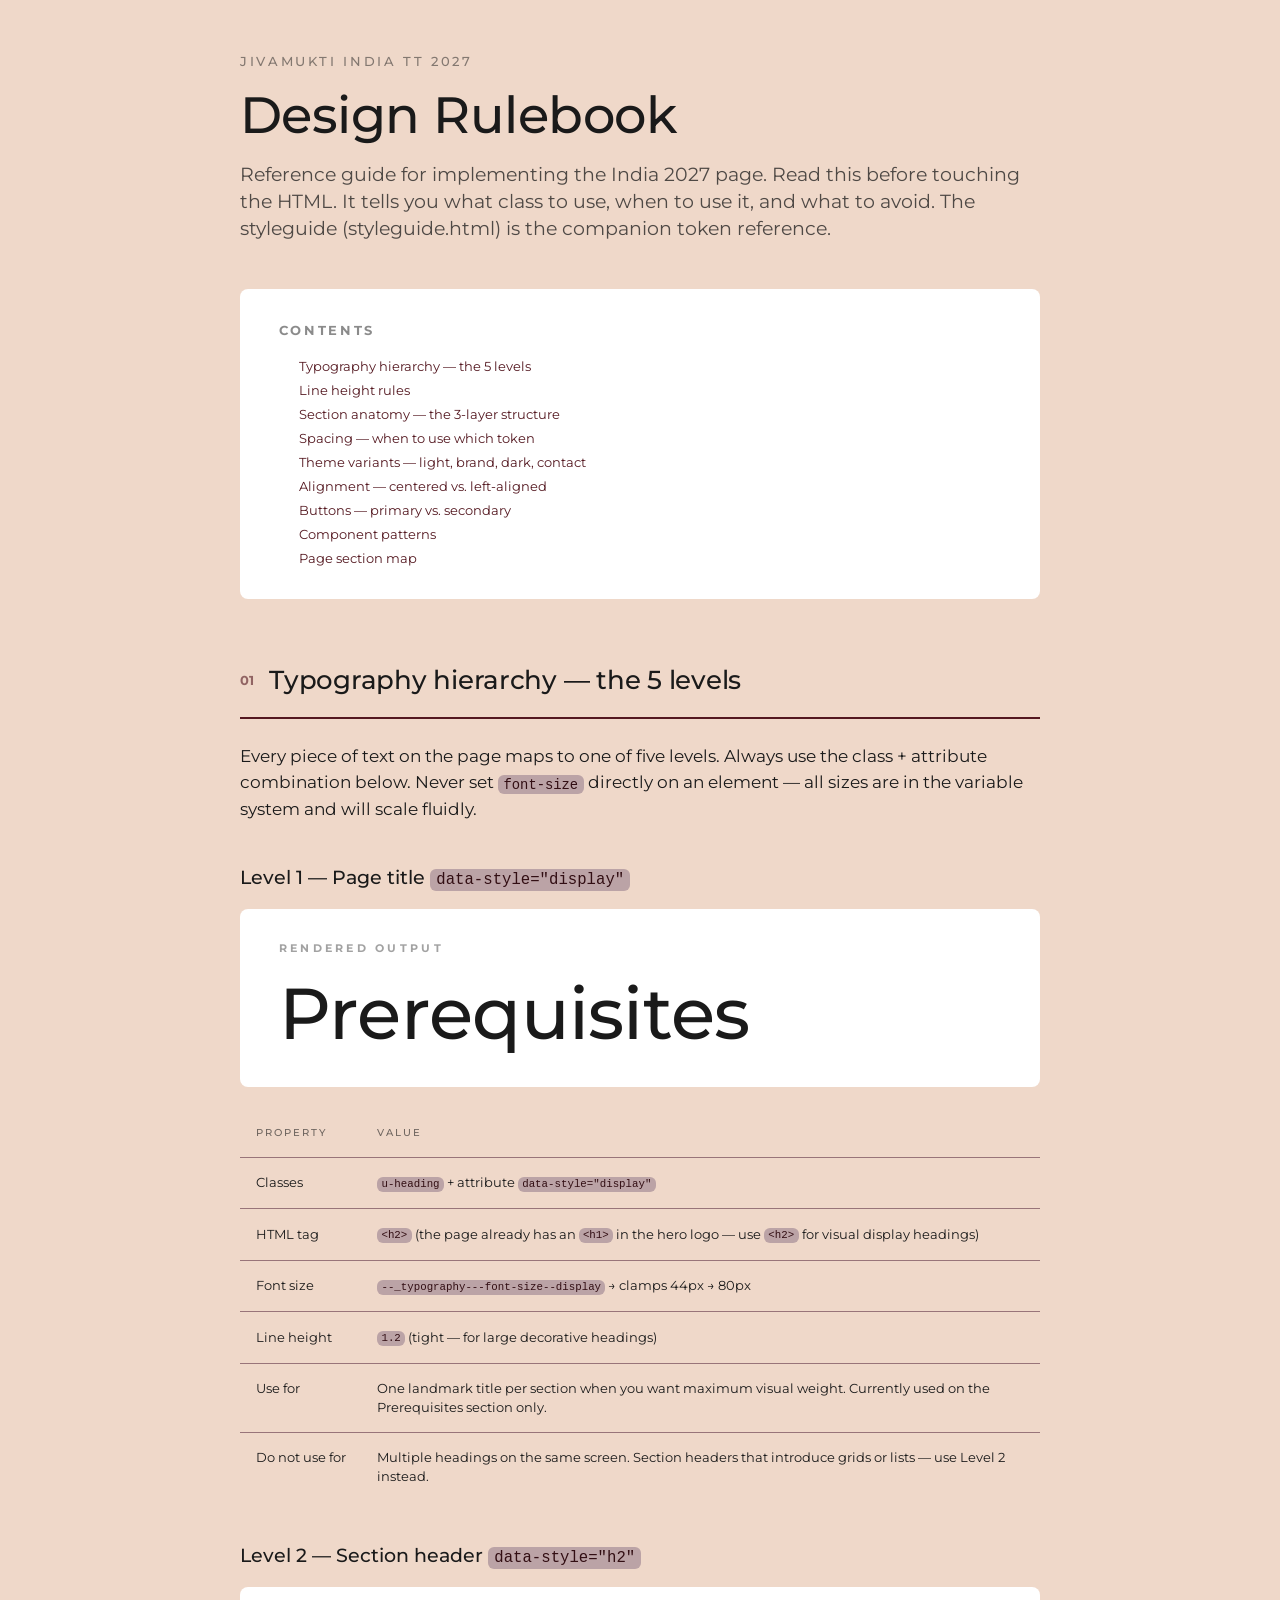
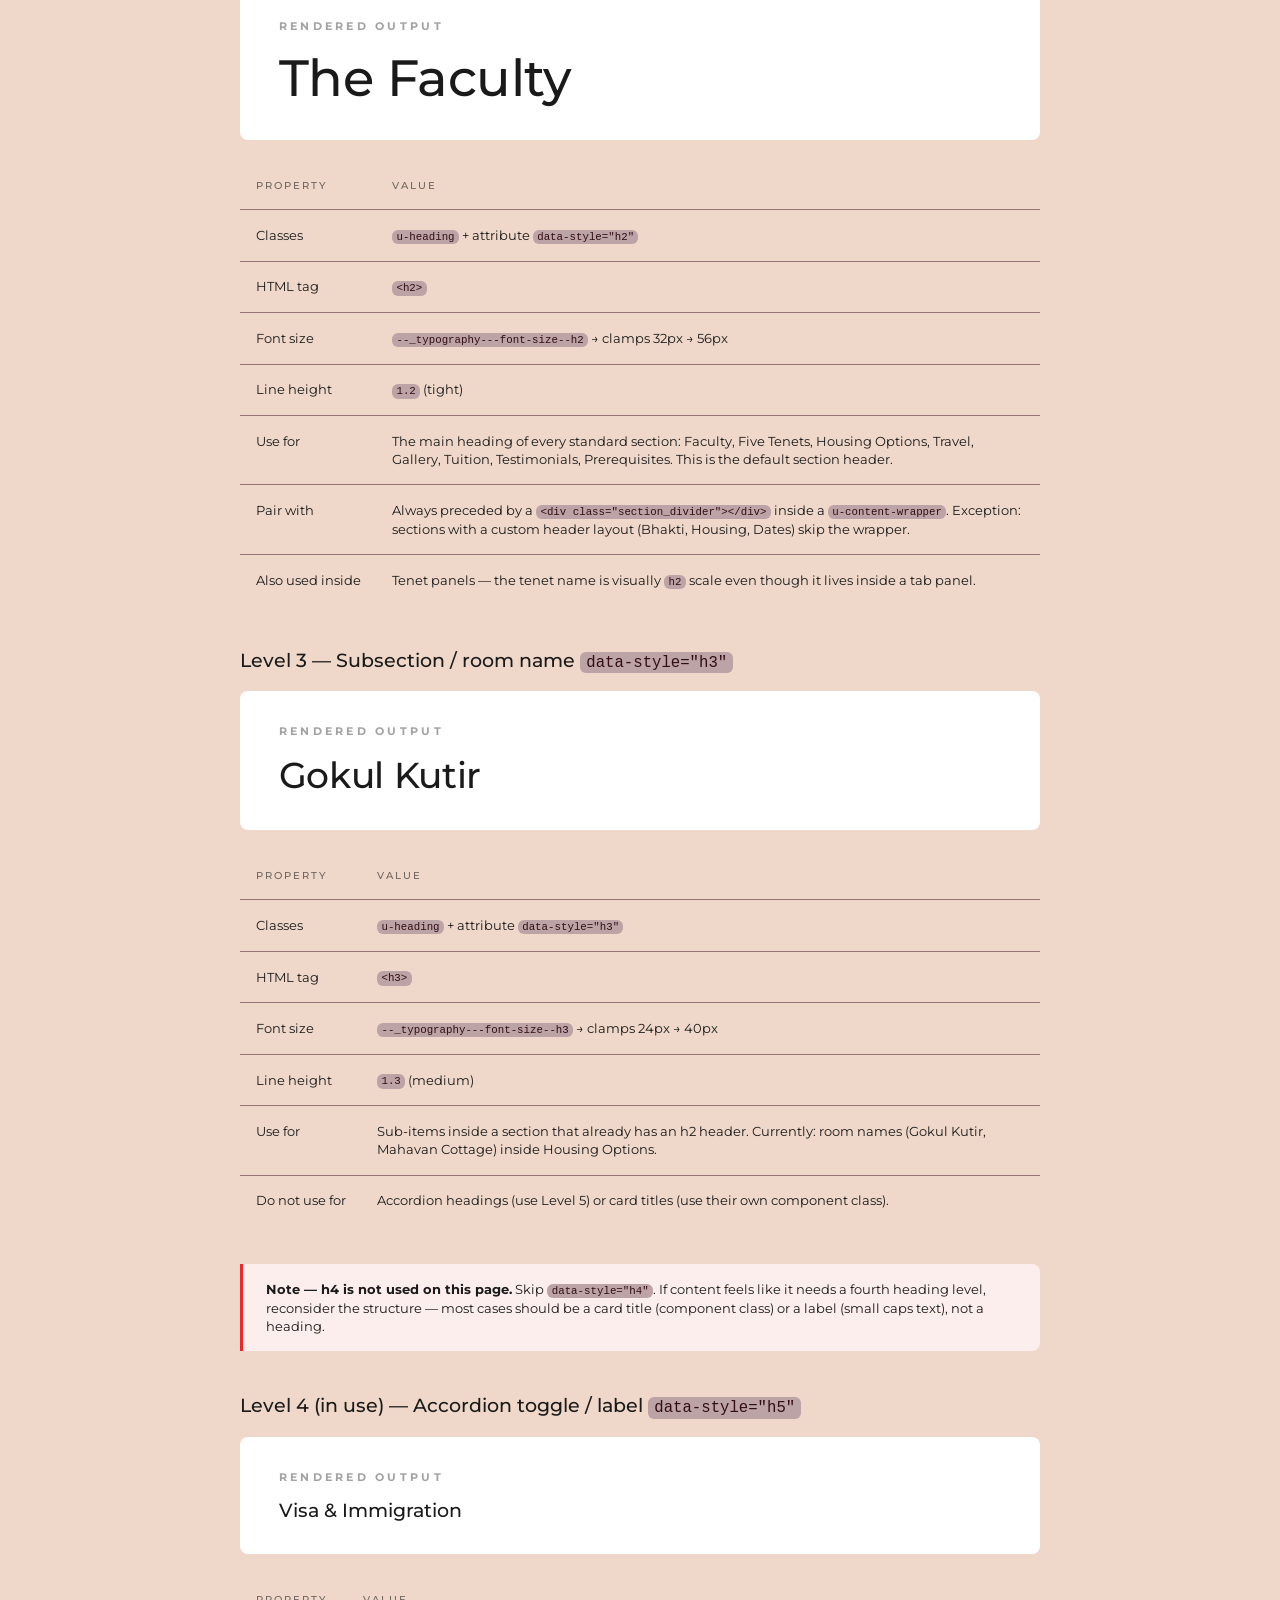
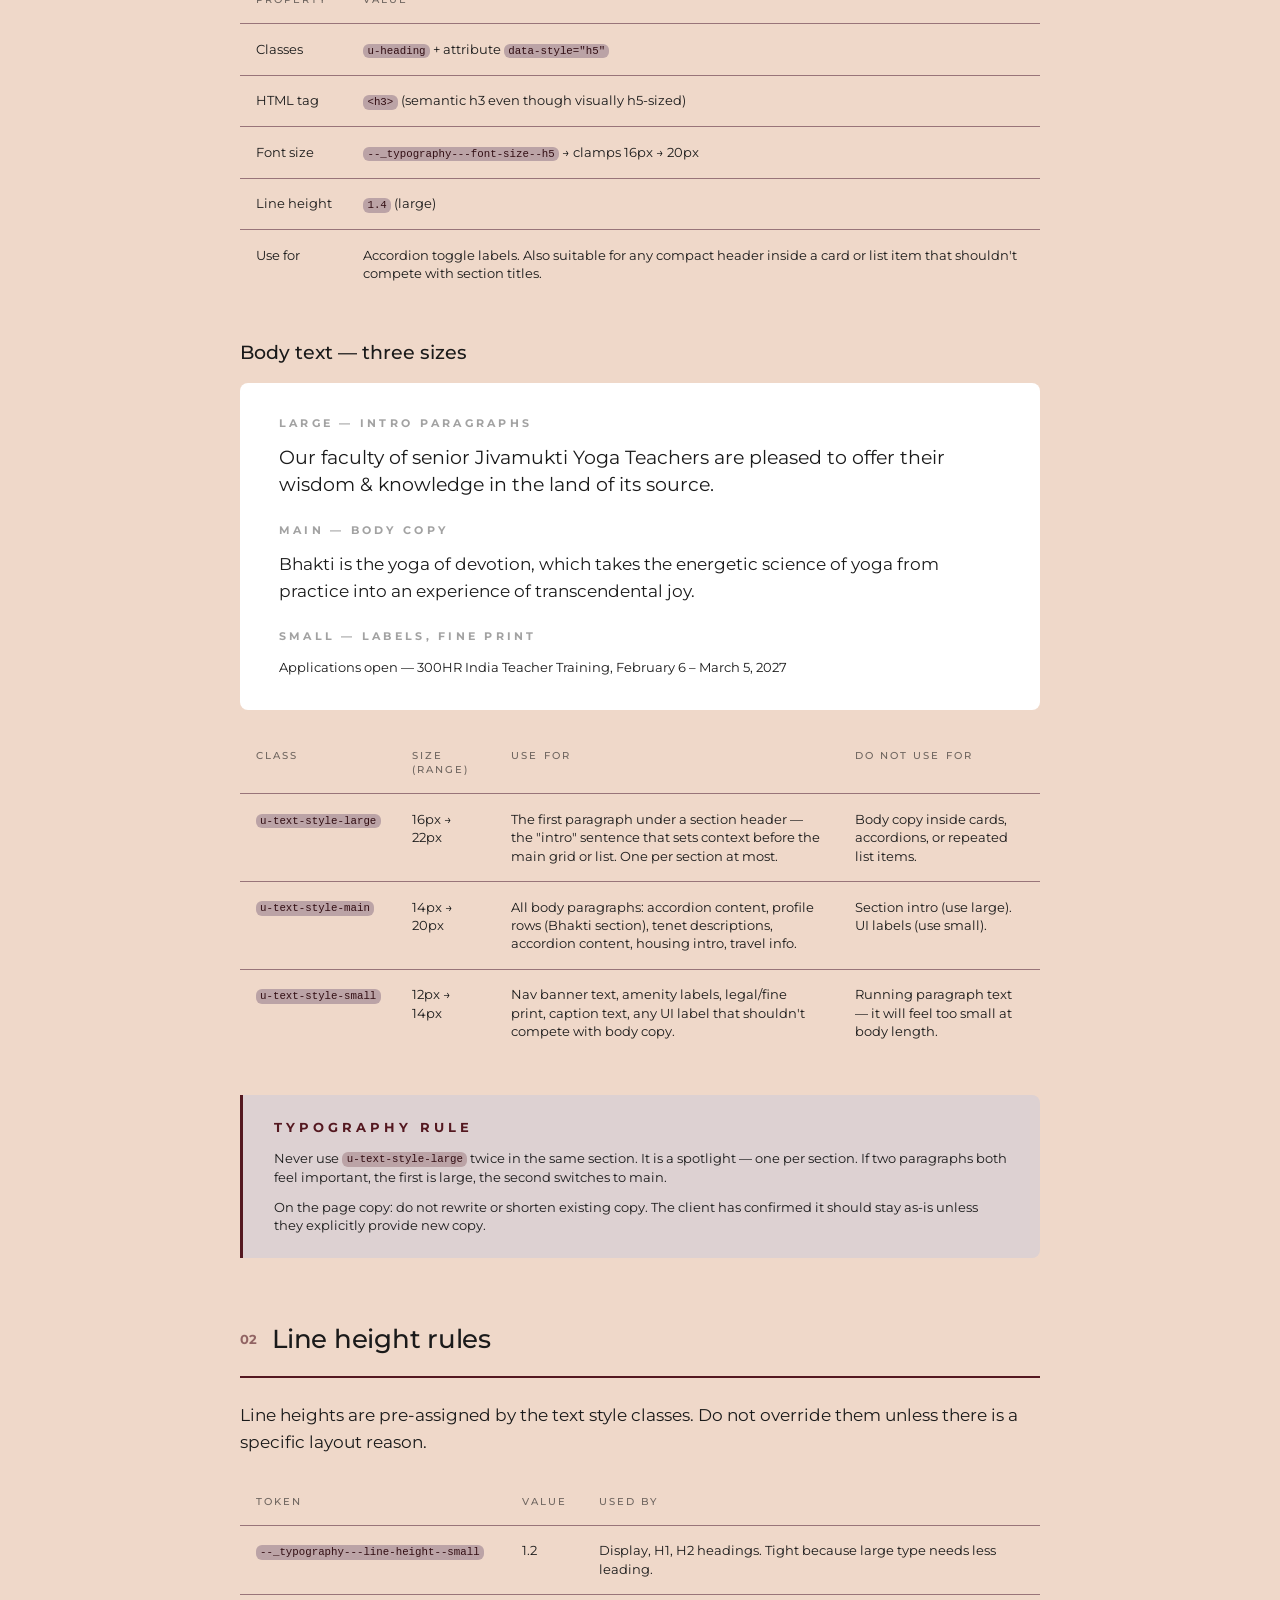
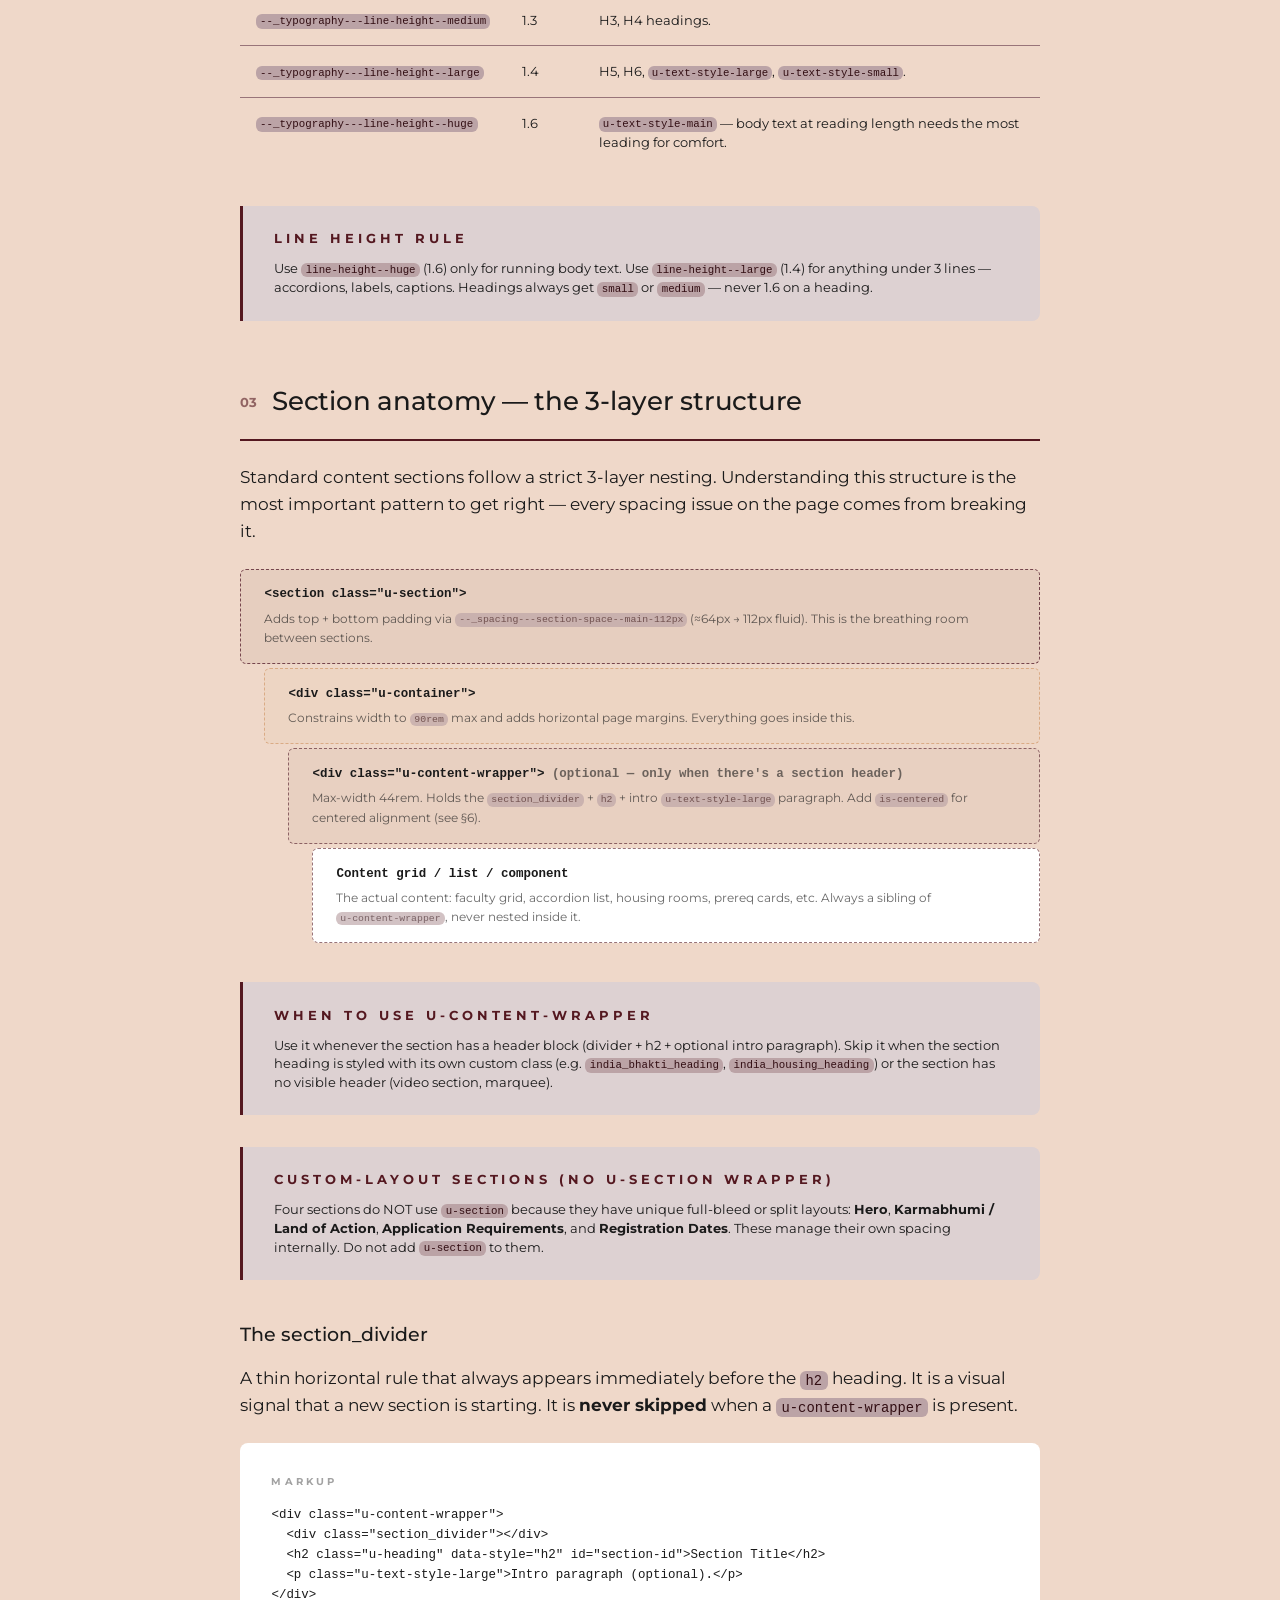
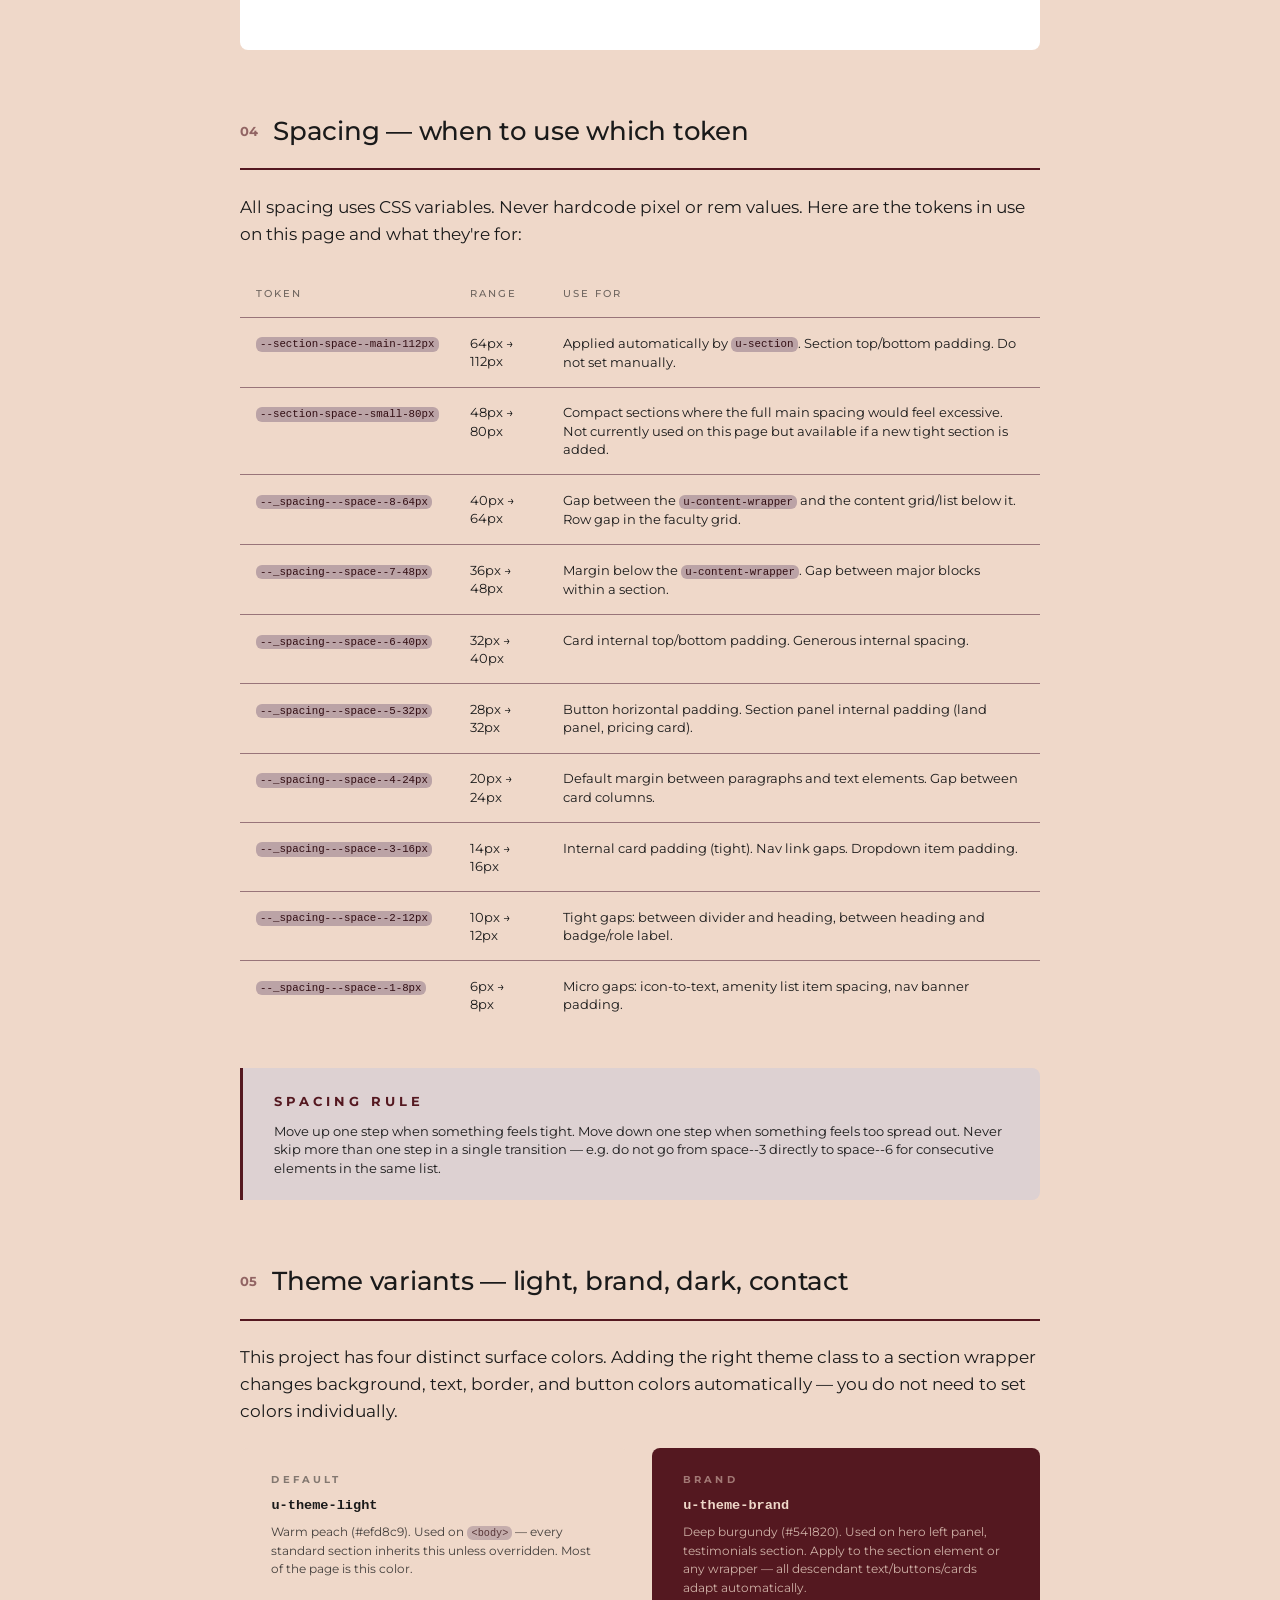
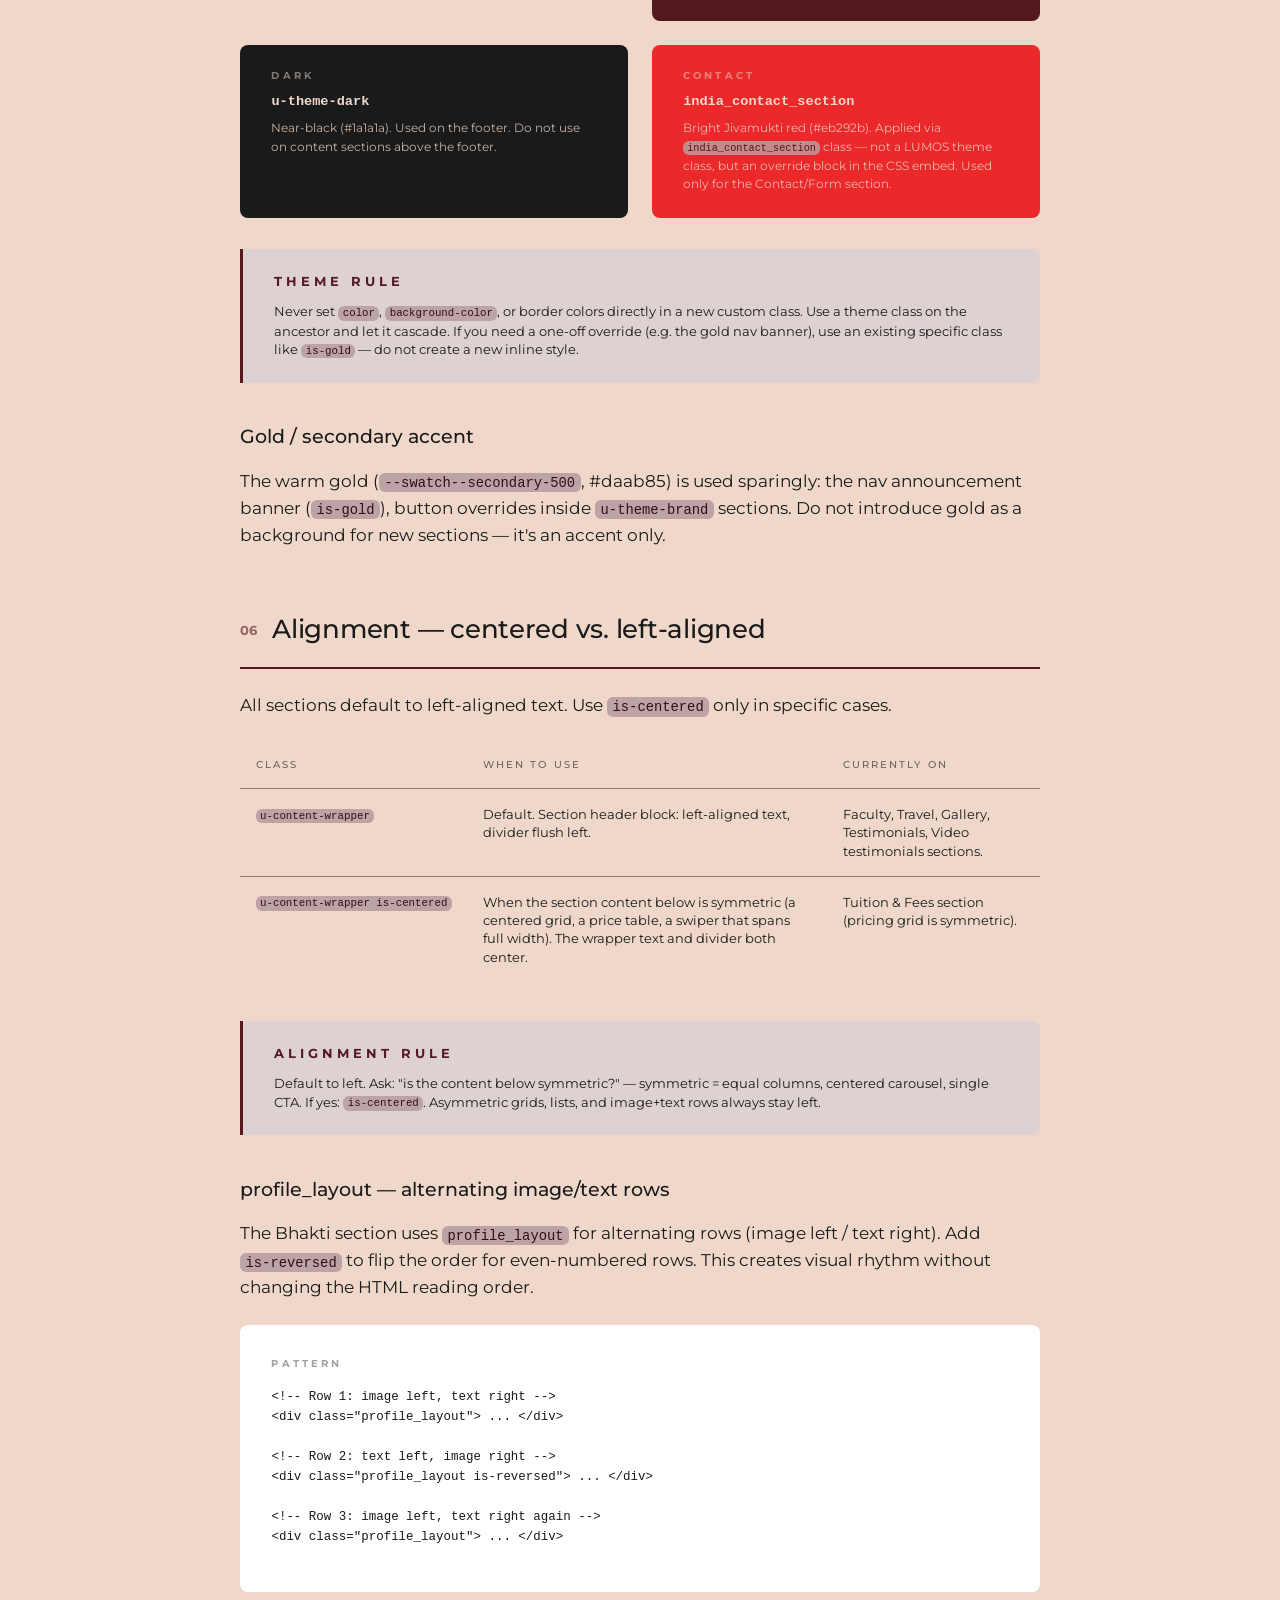
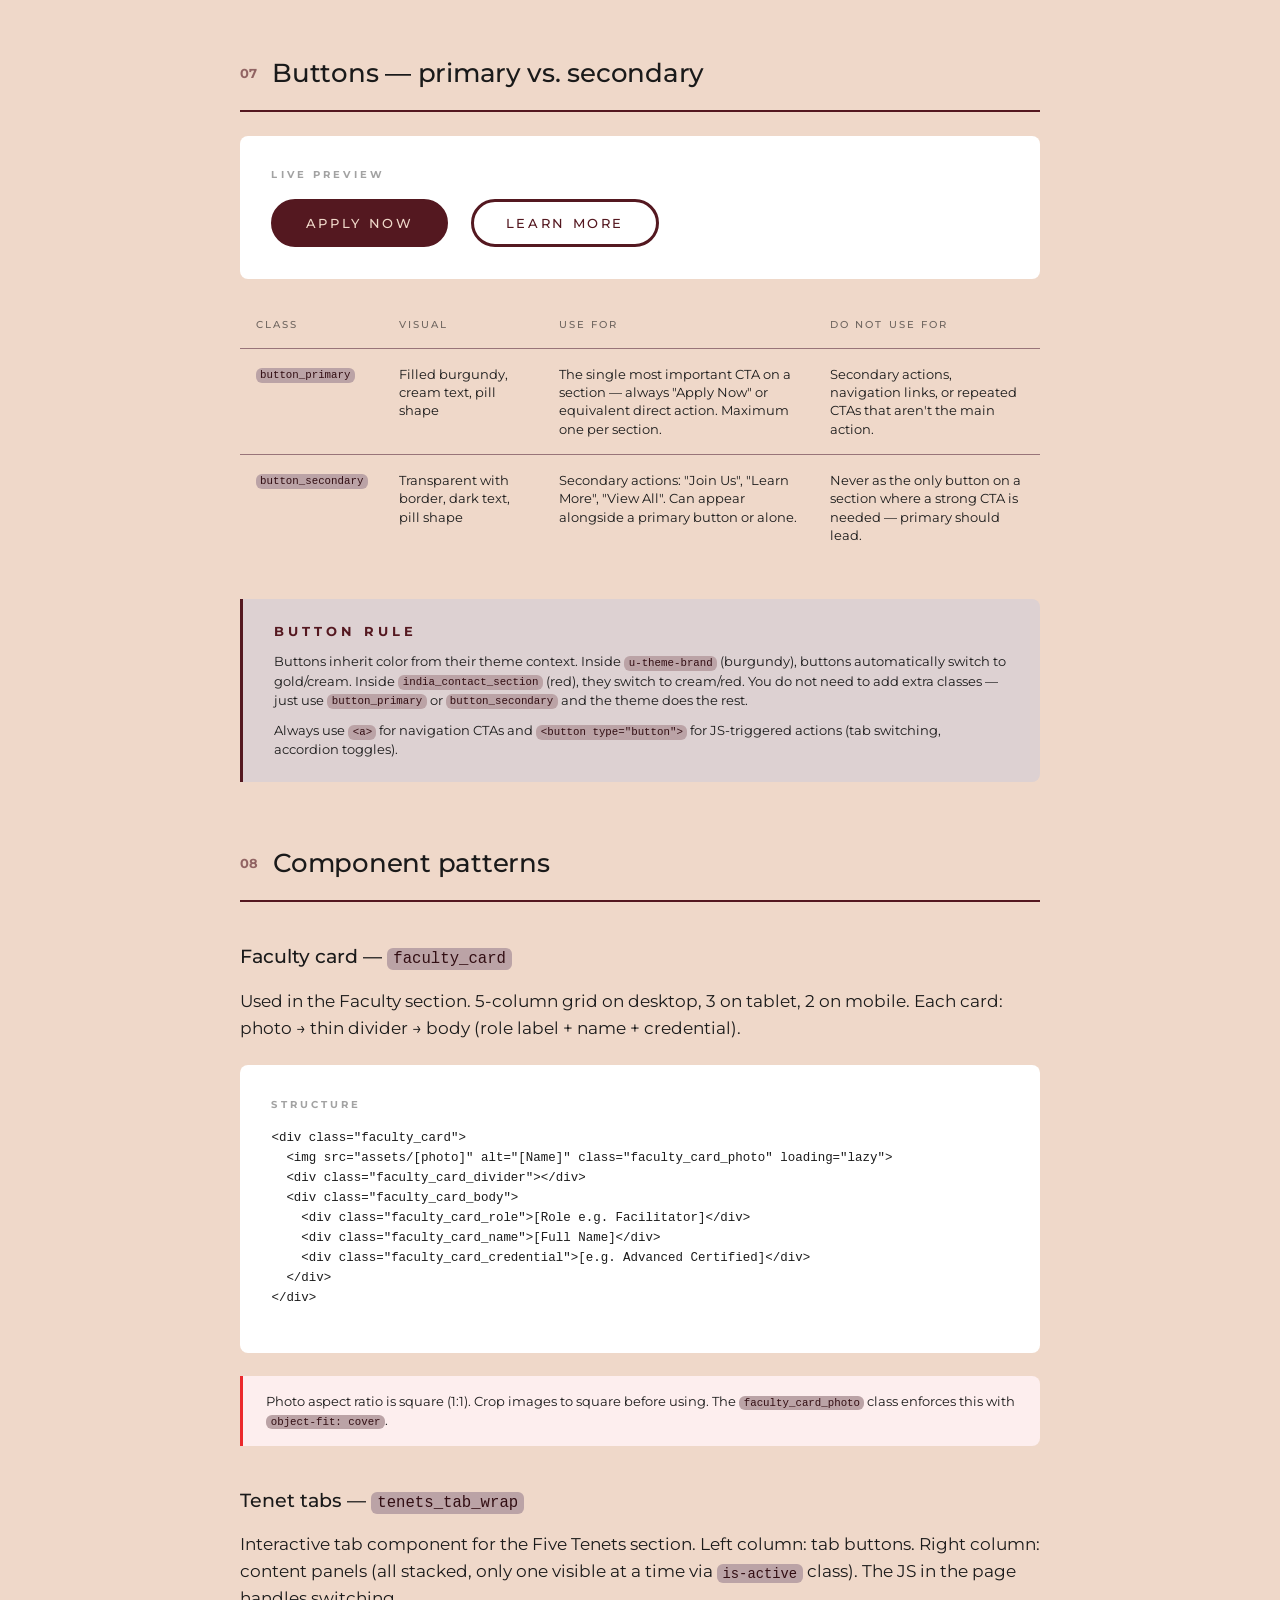
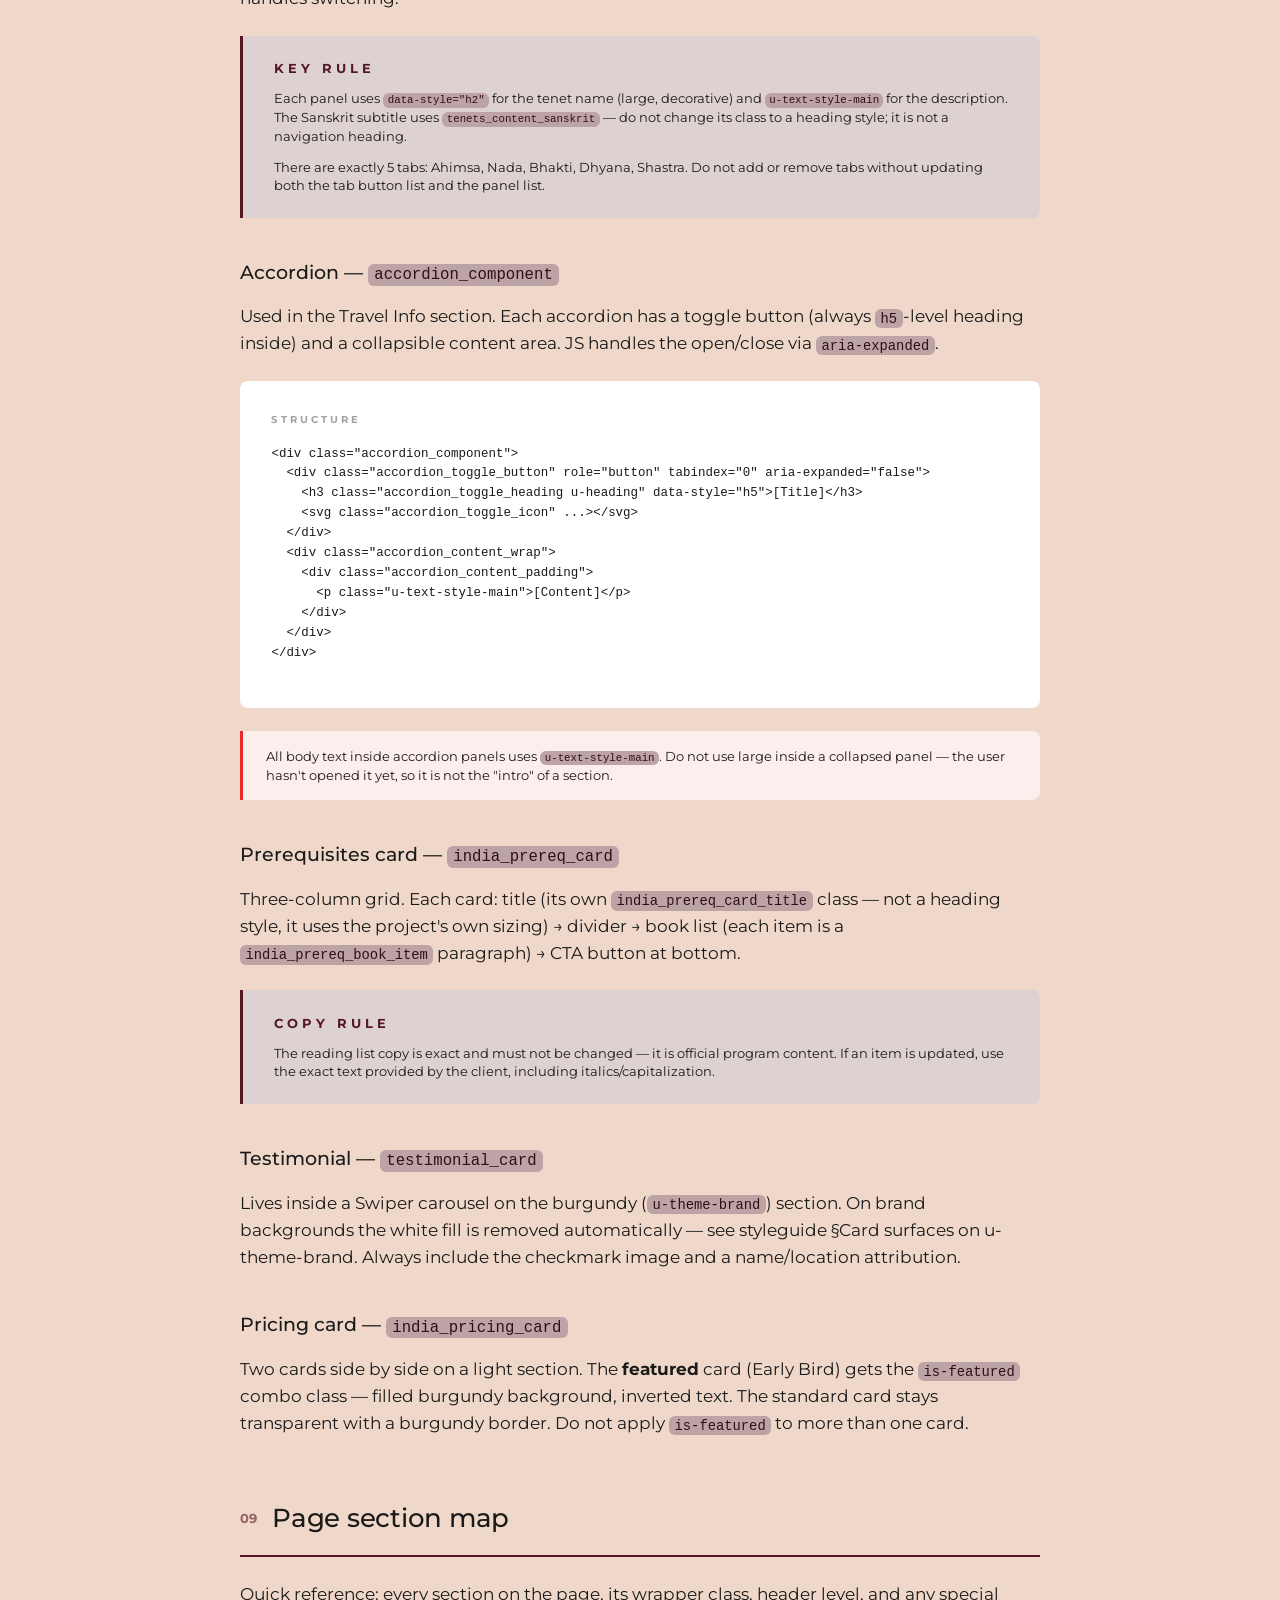
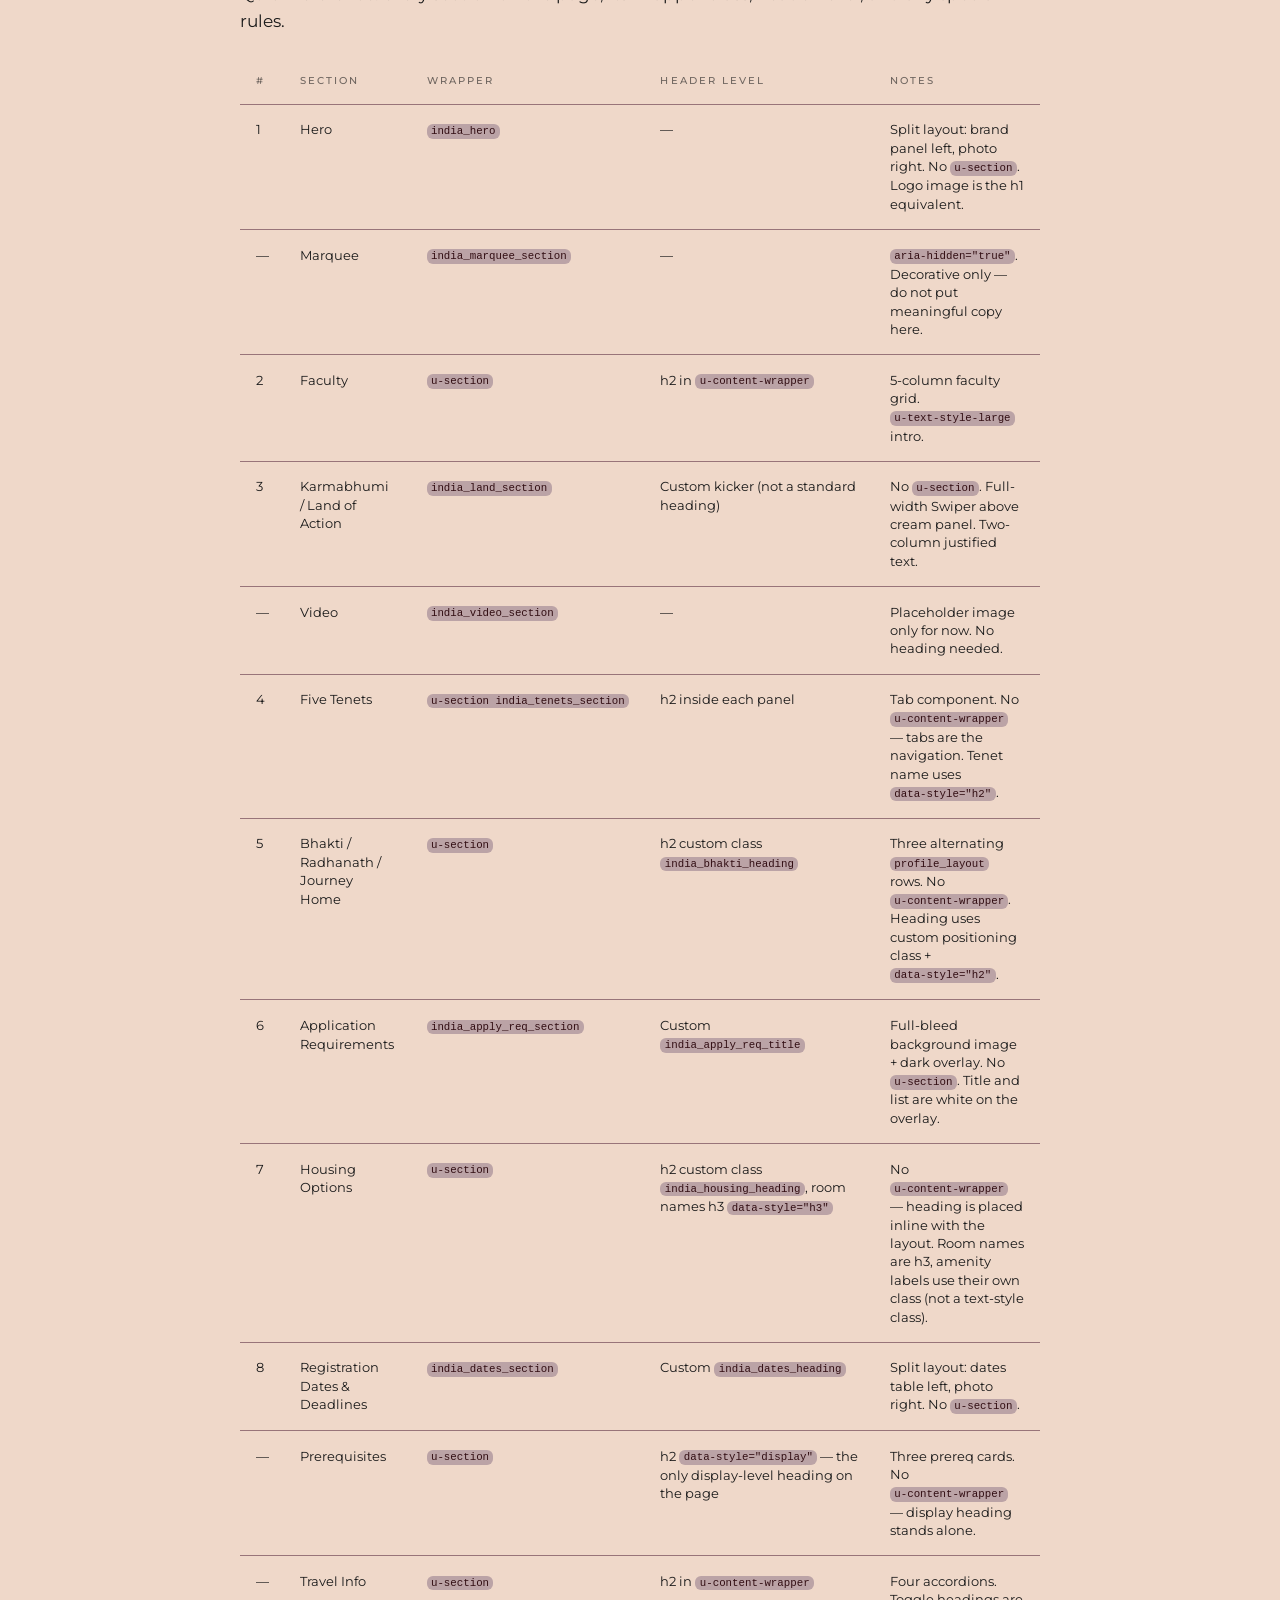
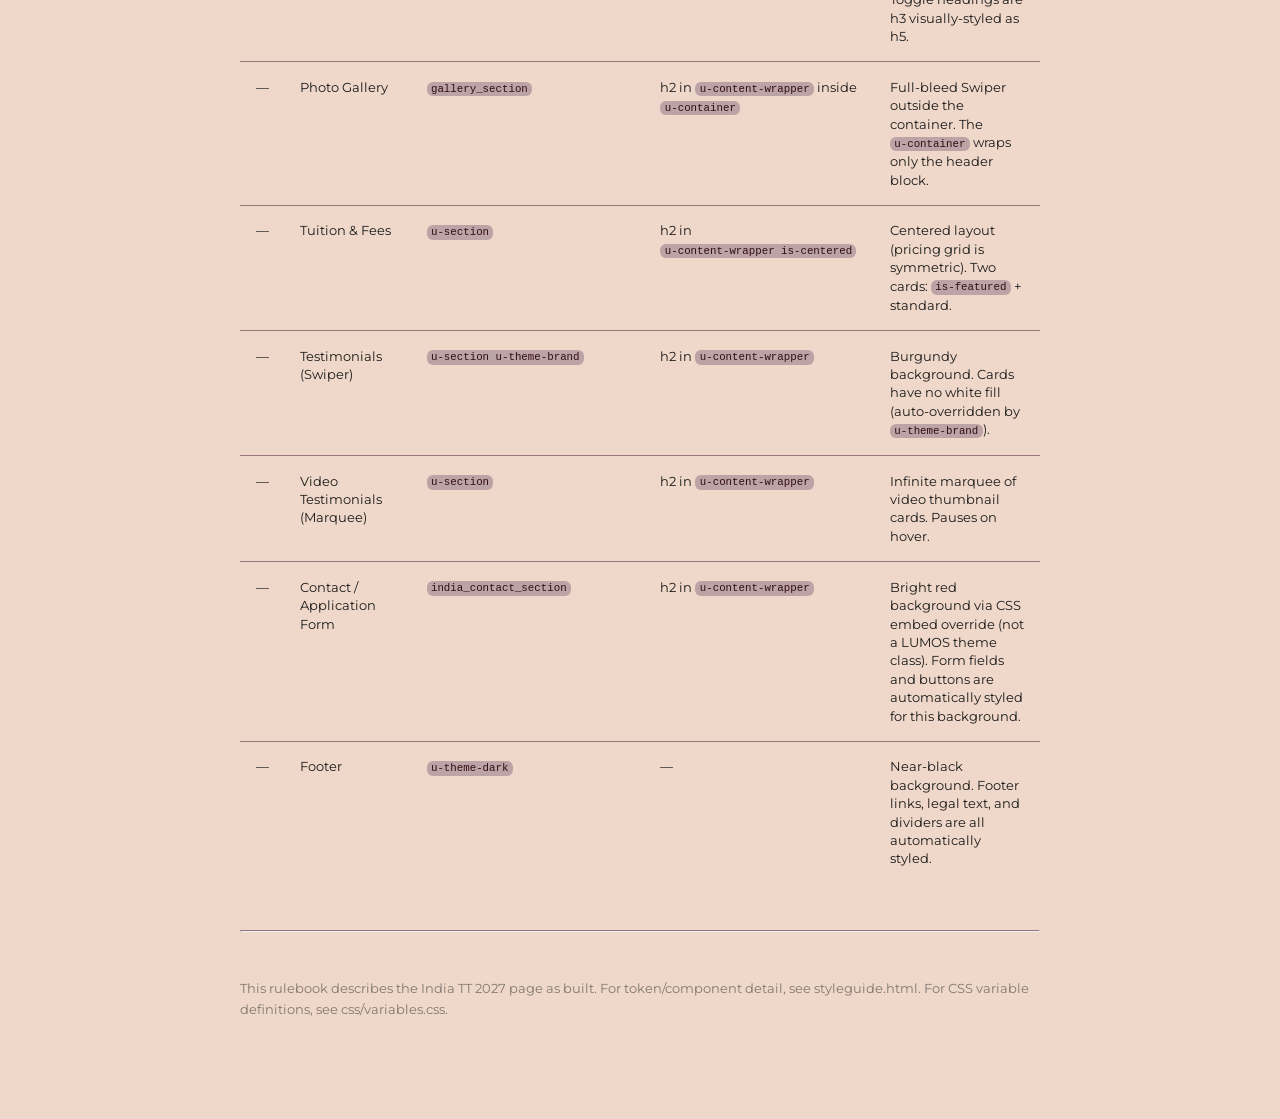
<file: rulebook.html>
<!DOCTYPE html>
<html lang="en">
<head>
  <meta charset="utf-8">
  <meta name="viewport" content="width=device-width, initial-scale=1">
  <title>India TT 2027 — Design Rulebook</title>
  <link rel="preconnect" href="https://fonts.googleapis.com">
  <link rel="preconnect" href="https://fonts.gstatic.com" crossorigin>
  <link href="https://fonts.googleapis.com/css2?family=Montserrat:ital,wght@0,100..900;1,100..900&display=swap" rel="stylesheet">
  <link href="css/variables.css" rel="stylesheet">
  <link href="css/framework.css" rel="stylesheet">
  <link href="css/project.css" rel="stylesheet">
  <style>
    /* ── Doc chrome ── */
    body { background-color: var(--swatch--light-200); }
    .rb-wrap { max-width: 56rem; margin-left: auto; margin-right: auto; padding-left: var(--site--margin); padding-right: var(--site--margin); padding-top: clamp(2rem, 4vw, 4rem); padding-bottom: clamp(6rem, 10vw, 10rem); }

    /* ── Doc typography ── */
    .rb-site-title { font-size: var(--_typography---font-size--text-small); font-weight: var(--_typography---font--primary-medium); letter-spacing: var(--_typography---letter-spacing--wider); text-transform: uppercase; opacity: 0.5; margin-bottom: var(--_spacing---space--2-12px); }
    .rb-h1 { font-size: var(--_typography---font-size--h2); font-weight: var(--_typography---font--primary-medium); letter-spacing: var(--_typography---letter-spacing--tight); line-height: var(--_typography---line-height--small); margin-bottom: var(--_spacing---space--3-16px); }
    .rb-lead { font-size: var(--_typography---font-size--text-large); line-height: var(--_typography---line-height--large); opacity: 0.75; margin-bottom: var(--_spacing---space--7-48px); }
    .rb-h2 { font-size: var(--_typography---font-size--h4); font-weight: var(--_typography---font--primary-medium); letter-spacing: var(--_typography---letter-spacing--tight); margin-top: var(--_spacing---space--8-64px); margin-bottom: var(--_spacing---space--4-24px); padding-bottom: var(--_spacing---space--3-16px); border-bottom-width: 2px; border-bottom-style: solid; border-bottom-color: var(--swatch--brand-500); display: flex; align-items: center; column-gap: var(--_spacing---space--3-16px); }
    .rb-h2-num { font-size: var(--_typography---font-size--text-small); font-weight: var(--_typography---font--primary-bold); color: var(--swatch--brand-500); opacity: 0.6; flex-shrink: 0; }
    .rb-h3 { font-size: var(--_typography---font-size--h5); font-weight: var(--_typography---font--primary-medium); margin-top: var(--_spacing---space--6-40px); margin-bottom: var(--_spacing---space--3-16px); }
    .rb-p { font-size: var(--_typography---font-size--text-main); line-height: var(--_typography---line-height--huge); margin-bottom: var(--_spacing---space--4-24px); }
    .rb-p:last-child { margin-bottom: 0; }

    /* ── Code ── */
    .rb-code { font-family: ui-monospace, SFMono-Regular, Menlo, Monaco, monospace; font-size: 0.82em; background-color: var(--swatch--brand-200); color: var(--swatch--brand-700); padding-top: 0.12em; padding-bottom: 0.12em; padding-left: 0.4em; padding-right: 0.4em; border-top-left-radius: var(--radius--small); border-top-right-radius: var(--radius--small); border-bottom-left-radius: var(--radius--small); border-bottom-right-radius: var(--radius--small); white-space: nowrap; }

    /* ── Table ── */
    .rb-table { width: 100%; border-collapse: collapse; font-size: var(--_typography---font-size--text-small); margin-bottom: var(--_spacing---space--6-40px); }
    .rb-table th, .rb-table td { text-align: left; padding: var(--_spacing---space--3-16px); border-bottom-width: 1px; border-bottom-style: solid; border-bottom-color: var(--_theme---border); vertical-align: top; line-height: var(--_typography---line-height--large); }
    .rb-table th { font-weight: var(--_typography---font--primary-medium); opacity: 0.6; font-size: 0.78em; letter-spacing: var(--_typography---letter-spacing--wider); text-transform: uppercase; }
    .rb-table tr:last-child td { border-bottom-style: none; }
    .rb-table td:first-child { white-space: nowrap; }

    /* ── Rule boxes ── */
    .rb-rule { background-color: var(--swatch--brand-100); border-left-width: 3px; border-left-style: solid; border-left-color: var(--swatch--brand-500); padding-top: var(--_spacing---space--4-24px); padding-bottom: var(--_spacing---space--4-24px); padding-left: var(--_spacing---space--5-32px); padding-right: var(--_spacing---space--5-32px); border-top-right-radius: var(--radius--main); border-bottom-right-radius: var(--radius--main); margin-bottom: var(--_spacing---space--5-32px); }
    .rb-rule-label { font-size: 0.7rem; font-weight: var(--_typography---font--primary-bold); letter-spacing: var(--_typography---letter-spacing--widest); text-transform: uppercase; color: var(--swatch--brand-500); margin-bottom: var(--_spacing---space--2-12px); }
    .rb-rule p { font-size: var(--_typography---font-size--text-small); line-height: var(--_typography---line-height--large); margin-bottom: var(--_spacing---space--2-12px); }
    .rb-rule p:last-child { margin-bottom: 0; }

    .rb-warn { background-color: color-mix(in srgb, #eb292b 8%, white); border-left-width: 3px; border-left-style: solid; border-left-color: #eb292b; padding-top: var(--_spacing---space--3-16px); padding-bottom: var(--_spacing---space--3-16px); padding-left: var(--_spacing---space--4-24px); padding-right: var(--_spacing---space--4-24px); border-top-right-radius: var(--radius--main); border-bottom-right-radius: var(--radius--main); margin-bottom: var(--_spacing---space--4-24px); font-size: var(--_typography---font-size--text-small); line-height: var(--_typography---line-height--large); }

    /* ── Typography demos ── */
    .rb-type-demo { background-color: var(--swatch--light-100); border-top-left-radius: var(--radius--main); border-top-right-radius: var(--radius--main); border-bottom-left-radius: var(--radius--main); border-bottom-right-radius: var(--radius--main); padding-top: var(--_spacing---space--5-32px); padding-bottom: var(--_spacing---space--5-32px); padding-left: var(--_spacing---space--6-40px); padding-right: var(--_spacing---space--6-40px); margin-bottom: var(--_spacing---space--4-24px); overflow-x: hidden; }
    .rb-type-label { font-size: 0.68rem; font-weight: var(--_typography---font--primary-bold); letter-spacing: var(--_typography---letter-spacing--widest); text-transform: uppercase; opacity: 0.4; margin-bottom: var(--_spacing---space--2-12px); }

    /* ── Section anatomy diagram ── */
    .rb-diagram { display: flex; flex-direction: column; row-gap: 0.25rem; margin-bottom: var(--_spacing---space--6-40px); }
    .rb-diagram-layer { border-top-left-radius: 0.375rem; border-top-right-radius: 0.375rem; border-bottom-left-radius: 0.375rem; border-bottom-right-radius: 0.375rem; border-top-width: 1px; border-top-style: dashed; border-right-width: 1px; border-right-style: dashed; border-bottom-width: 1px; border-bottom-style: dashed; border-left-width: 1px; border-left-style: dashed; padding-top: var(--_spacing---space--3-16px); padding-bottom: var(--_spacing---space--3-16px); padding-left: var(--_spacing---space--4-24px); padding-right: var(--_spacing---space--4-24px); }
    .rb-diagram-layer.l1 { border-color: var(--swatch--brand-400); background-color: color-mix(in srgb, var(--swatch--brand-500) 5%, transparent); }
    .rb-diagram-layer.l2 { border-color: var(--swatch--secondary-500); background-color: color-mix(in srgb, var(--swatch--secondary-500) 8%, transparent); margin-left: 1.5rem; }
    .rb-diagram-layer.l3 { border-color: var(--swatch--tertiary-400); background-color: color-mix(in srgb, var(--swatch--tertiary-500) 5%, transparent); margin-left: 3rem; }
    .rb-diagram-layer.l4 { border-color: var(--_theme---border); background-color: var(--swatch--light-100); margin-left: 4.5rem; }
    .rb-diagram-tag { font-family: ui-monospace, SFMono-Regular, Menlo, Monaco, monospace; font-size: 0.78rem; font-weight: 600; }
    .rb-diagram-desc { font-size: 0.75rem; opacity: 0.65; margin-top: 0.2rem; }

    /* ── Color swatches ── */
    .rb-swatches { display: flex; flex-wrap: wrap; column-gap: var(--_spacing---space--3-16px); row-gap: var(--_spacing---space--3-16px); margin-bottom: var(--_spacing---space--5-32px); }
    .rb-swatch { display: flex; flex-direction: column; row-gap: 0.4rem; }
    .rb-swatch-chip { width: 4rem; height: 2.5rem; border-top-left-radius: var(--radius--small); border-top-right-radius: var(--radius--small); border-bottom-left-radius: var(--radius--small); border-bottom-right-radius: var(--radius--small); border-top-width: 1px; border-top-style: solid; border-right-width: 1px; border-right-style: solid; border-bottom-width: 1px; border-bottom-style: solid; border-left-width: 1px; border-left-style: solid; border-top-color: var(--_theme---border); border-right-color: var(--_theme---border); border-bottom-color: var(--_theme---border); border-left-color: var(--_theme---border); }
    .rb-swatch-name { font-size: 0.65rem; font-family: ui-monospace, SFMono-Regular, Menlo, Monaco, monospace; line-height: 1.3; }

    /* ── Theme demos ── */
    .rb-theme-row { display: grid; grid-template-columns: 1fr 1fr; column-gap: var(--_spacing---space--4-24px); row-gap: var(--_spacing---space--4-24px); margin-bottom: var(--_spacing---space--5-32px); }
    @media (max-width: 600px) { .rb-theme-row { grid-template-columns: 1fr; } }
    .rb-theme-chip { padding-top: var(--_spacing---space--4-24px); padding-bottom: var(--_spacing---space--4-24px); padding-left: var(--_spacing---space--5-32px); padding-right: var(--_spacing---space--5-32px); border-top-left-radius: var(--radius--main); border-top-right-radius: var(--radius--main); border-bottom-left-radius: var(--radius--main); border-bottom-right-radius: var(--radius--main); }
    .rb-theme-chip-label { font-size: 0.65rem; font-weight: var(--_typography---font--primary-bold); letter-spacing: var(--_typography---letter-spacing--widest); text-transform: uppercase; opacity: 0.5; margin-bottom: 0.4rem; }
    .rb-theme-chip-class { font-family: ui-monospace, SFMono-Regular, Menlo, Monaco, monospace; font-size: 0.85rem; font-weight: 600; margin-bottom: 0.4rem; }
    .rb-theme-chip-desc { font-size: 0.78rem; line-height: 1.5; opacity: 0.8; }

    /* ── Section index ── */
    .rb-toc { background-color: var(--swatch--light-100); border-top-left-radius: var(--radius--main); border-top-right-radius: var(--radius--main); border-bottom-left-radius: var(--radius--main); border-bottom-right-radius: var(--radius--main); padding-top: var(--_spacing---space--5-32px); padding-bottom: var(--_spacing---space--5-32px); padding-left: var(--_spacing---space--6-40px); padding-right: var(--_spacing---space--6-40px); margin-bottom: var(--_spacing---space--7-48px); }
    .rb-toc-title { font-size: var(--_typography---font-size--text-small); font-weight: var(--_typography---font--primary-bold); letter-spacing: var(--_typography---letter-spacing--wider); text-transform: uppercase; margin-bottom: var(--_spacing---space--3-16px); opacity: 0.5; }
    .rb-toc ol { padding-left: 1.25rem; display: flex; flex-direction: column; row-gap: 0.35rem; }
    .rb-toc li { font-size: var(--_typography---font-size--text-small); line-height: var(--_typography---line-height--large); }
    .rb-toc a { color: var(--swatch--brand-500); }
    .rb-toc a:hover { text-decoration-line: underline; }

    /* ── Component anatomy ── */
    .rb-component-example { background-color: var(--swatch--light-100); border-top-left-radius: var(--radius--main); border-top-right-radius: var(--radius--main); border-bottom-left-radius: var(--radius--main); border-bottom-right-radius: var(--radius--main); padding-top: var(--_spacing---space--5-32px); padding-bottom: var(--_spacing---space--5-32px); padding-left: var(--_spacing---space--5-32px); padding-right: var(--_spacing---space--5-32px); margin-bottom: var(--_spacing---space--4-24px); }
    .rb-component-label { font-size: 0.65rem; font-weight: var(--_typography---font--primary-bold); letter-spacing: var(--_typography---letter-spacing--widest); text-transform: uppercase; opacity: 0.4; margin-bottom: var(--_spacing---space--3-16px); }

    /* ── hr ── */
    .rb-hr { border-top-width: 1px; border-top-style: solid; border-top-color: var(--_theme---border); margin-top: var(--_spacing---space--7-48px); margin-bottom: var(--_spacing---space--7-48px); }
  </style>
</head>
<body class="u-theme-light">
<div class="rb-wrap">

  <!-- Header -->
  <p class="rb-site-title">Jivamukti India TT 2027</p>
  <h1 class="rb-h1">Design Rulebook</h1>
  <p class="rb-lead">Reference guide for implementing the India 2027 page. Read this before touching the HTML. It tells you what class to use, when to use it, and what to avoid. The styleguide (<a href="styleguide.html">styleguide.html</a>) is the companion token reference.</p>

  <!-- TOC -->
  <nav class="rb-toc" aria-label="Contents">
    <p class="rb-toc-title">Contents</p>
    <ol>
      <li><a href="#typography">Typography hierarchy — the 5 levels</a></li>
      <li><a href="#line-height">Line height rules</a></li>
      <li><a href="#section-anatomy">Section anatomy — the 3-layer structure</a></li>
      <li><a href="#spacing">Spacing — when to use which token</a></li>
      <li><a href="#themes">Theme variants — light, brand, dark, contact</a></li>
      <li><a href="#alignment">Alignment — centered vs. left-aligned</a></li>
      <li><a href="#buttons">Buttons — primary vs. secondary</a></li>
      <li><a href="#components">Component patterns</a></li>
      <li><a href="#page-sections">Page section map</a></li>
    </ol>
  </nav>


  <!-- ════════════════════════════════
       1. TYPOGRAPHY HIERARCHY
  ════════════════════════════════ -->
  <h2 class="rb-h2" id="typography"><span class="rb-h2-num">01</span> Typography hierarchy — the 5 levels</h2>

  <p class="rb-p">Every piece of text on the page maps to one of five levels. Always use the class + attribute combination below. Never set <code class="rb-code">font-size</code> directly on an element — all sizes are in the variable system and will scale fluidly.</p>

  <!-- LEVEL 1: display -->
  <h3 class="rb-h3">Level 1 — Page title <code class="rb-code">data-style="display"</code></h3>
  <div class="rb-type-demo">
    <p class="rb-type-label">Rendered output</p>
    <h2 class="u-heading" data-style="display">Prerequisites</h2>
  </div>
  <table class="rb-table">
    <thead><tr><th>Property</th><th>Value</th></tr></thead>
    <tbody>
      <tr><td>Classes</td><td><code class="rb-code">u-heading</code> + attribute <code class="rb-code">data-style="display"</code></td></tr>
      <tr><td>HTML tag</td><td><code class="rb-code">&lt;h2&gt;</code> (the page already has an <code class="rb-code">&lt;h1&gt;</code> in the hero logo — use <code class="rb-code">&lt;h2&gt;</code> for visual display headings)</td></tr>
      <tr><td>Font size</td><td><code class="rb-code">--_typography---font-size--display</code> → clamps 44px → 80px</td></tr>
      <tr><td>Line height</td><td><code class="rb-code">1.2</code> (tight — for large decorative headings)</td></tr>
      <tr><td>Use for</td><td>One landmark title per section when you want maximum visual weight. Currently used on the Prerequisites section only.</td></tr>
      <tr><td>Do not use for</td><td>Multiple headings on the same screen. Section headers that introduce grids or lists — use Level 2 instead.</td></tr>
    </tbody>
  </table>

  <!-- LEVEL 2: h2 -->
  <h3 class="rb-h3">Level 2 — Section header <code class="rb-code">data-style="h2"</code></h3>
  <div class="rb-type-demo">
    <p class="rb-type-label">Rendered output</p>
    <h2 class="u-heading" data-style="h2">The Faculty</h2>
  </div>
  <table class="rb-table">
    <thead><tr><th>Property</th><th>Value</th></tr></thead>
    <tbody>
      <tr><td>Classes</td><td><code class="rb-code">u-heading</code> + attribute <code class="rb-code">data-style="h2"</code></td></tr>
      <tr><td>HTML tag</td><td><code class="rb-code">&lt;h2&gt;</code></td></tr>
      <tr><td>Font size</td><td><code class="rb-code">--_typography---font-size--h2</code> → clamps 32px → 56px</td></tr>
      <tr><td>Line height</td><td><code class="rb-code">1.2</code> (tight)</td></tr>
      <tr><td>Use for</td><td>The main heading of every standard section: Faculty, Five Tenets, Housing Options, Travel, Gallery, Tuition, Testimonials, Prerequisites. This is the default section header.</td></tr>
      <tr><td>Pair with</td><td>Always preceded by a <code class="rb-code">&lt;div class="section_divider"&gt;&lt;/div&gt;</code> inside a <code class="rb-code">u-content-wrapper</code>. Exception: sections with a custom header layout (Bhakti, Housing, Dates) skip the wrapper.</td></tr>
      <tr><td>Also used inside</td><td>Tenet panels — the tenet name is visually <code class="rb-code">h2</code> scale even though it lives inside a tab panel.</td></tr>
    </tbody>
  </table>

  <!-- LEVEL 3: h3 -->
  <h3 class="rb-h3">Level 3 — Subsection / room name <code class="rb-code">data-style="h3"</code></h3>
  <div class="rb-type-demo">
    <p class="rb-type-label">Rendered output</p>
    <h3 class="u-heading" data-style="h3">Gokul Kutir</h3>
  </div>
  <table class="rb-table">
    <thead><tr><th>Property</th><th>Value</th></tr></thead>
    <tbody>
      <tr><td>Classes</td><td><code class="rb-code">u-heading</code> + attribute <code class="rb-code">data-style="h3"</code></td></tr>
      <tr><td>HTML tag</td><td><code class="rb-code">&lt;h3&gt;</code></td></tr>
      <tr><td>Font size</td><td><code class="rb-code">--_typography---font-size--h3</code> → clamps 24px → 40px</td></tr>
      <tr><td>Line height</td><td><code class="rb-code">1.3</code> (medium)</td></tr>
      <tr><td>Use for</td><td>Sub-items inside a section that already has an h2 header. Currently: room names (Gokul Kutir, Mahavan Cottage) inside Housing Options.</td></tr>
      <tr><td>Do not use for</td><td>Accordion headings (use Level 5) or card titles (use their own component class).</td></tr>
    </tbody>
  </table>

  <!-- LEVEL 4 skipped — not used in this project -->
  <div class="rb-warn">
    <strong>Note — h4 is not used on this page.</strong> Skip <code class="rb-code">data-style="h4"</code>. If content feels like it needs a fourth heading level, reconsider the structure — most cases should be a card title (component class) or a label (small caps text), not a heading.
  </div>

  <!-- LEVEL 5: h5 -->
  <h3 class="rb-h3">Level 4 (in use) — Accordion toggle / label <code class="rb-code">data-style="h5"</code></h3>
  <div class="rb-type-demo">
    <p class="rb-type-label">Rendered output</p>
    <h3 class="u-heading" data-style="h5">Visa &amp; Immigration</h3>
  </div>
  <table class="rb-table">
    <thead><tr><th>Property</th><th>Value</th></tr></thead>
    <tbody>
      <tr><td>Classes</td><td><code class="rb-code">u-heading</code> + attribute <code class="rb-code">data-style="h5"</code></td></tr>
      <tr><td>HTML tag</td><td><code class="rb-code">&lt;h3&gt;</code> (semantic h3 even though visually h5-sized)</td></tr>
      <tr><td>Font size</td><td><code class="rb-code">--_typography---font-size--h5</code> → clamps 16px → 20px</td></tr>
      <tr><td>Line height</td><td><code class="rb-code">1.4</code> (large)</td></tr>
      <tr><td>Use for</td><td>Accordion toggle labels. Also suitable for any compact header inside a card or list item that shouldn't compete with section titles.</td></tr>
    </tbody>
  </table>

  <!-- BODY TEXT -->
  <h3 class="rb-h3">Body text — three sizes</h3>
  <div class="rb-type-demo">
    <p class="rb-type-label">large — intro paragraphs</p>
    <p class="u-text-style-large">Our faculty of senior Jivamukti Yoga Teachers are pleased to offer their wisdom &amp; knowledge in the land of its source.</p>
    <p class="rb-type-label" style="margin-top: var(--_spacing---space--4-24px);">main — body copy</p>
    <p class="u-text-style-main">Bhakti is the yoga of devotion, which takes the energetic science of yoga from practice into an experience of transcendental joy.</p>
    <p class="rb-type-label" style="margin-top: var(--_spacing---space--4-24px);">small — labels, fine print</p>
    <p class="u-text-style-small">Applications open — 300HR India Teacher Training, February 6 – March 5, 2027</p>
  </div>

  <table class="rb-table">
    <thead><tr><th>Class</th><th>Size (range)</th><th>Use for</th><th>Do not use for</th></tr></thead>
    <tbody>
      <tr>
        <td><code class="rb-code">u-text-style-large</code></td>
        <td>16px → 22px</td>
        <td>The first paragraph under a section header — the "intro" sentence that sets context before the main grid or list. One per section at most.</td>
        <td>Body copy inside cards, accordions, or repeated list items.</td>
      </tr>
      <tr>
        <td><code class="rb-code">u-text-style-main</code></td>
        <td>14px → 20px</td>
        <td>All body paragraphs: accordion content, profile rows (Bhakti section), tenet descriptions, accordion content, housing intro, travel info.</td>
        <td>Section intro (use large). UI labels (use small).</td>
      </tr>
      <tr>
        <td><code class="rb-code">u-text-style-small</code></td>
        <td>12px → 14px</td>
        <td>Nav banner text, amenity labels, legal/fine print, caption text, any UI label that shouldn't compete with body copy.</td>
        <td>Running paragraph text — it will feel too small at body length.</td>
      </tr>
    </tbody>
  </table>

  <div class="rb-rule">
    <p class="rb-rule-label">Typography rule</p>
    <p>Never use <code class="rb-code">u-text-style-large</code> twice in the same section. It is a spotlight — one per section. If two paragraphs both feel important, the first is large, the second switches to main.</p>
    <p>On the page copy: do not rewrite or shorten existing copy. The client has confirmed it should stay as-is unless they explicitly provide new copy.</p>
  </div>


  <!-- ════════════════════════════════
       2. LINE HEIGHT
  ════════════════════════════════ -->
  <h2 class="rb-h2" id="line-height"><span class="rb-h2-num">02</span> Line height rules</h2>

  <p class="rb-p">Line heights are pre-assigned by the text style classes. Do not override them unless there is a specific layout reason.</p>

  <table class="rb-table">
    <thead><tr><th>Token</th><th>Value</th><th>Used by</th></tr></thead>
    <tbody>
      <tr>
        <td><code class="rb-code">--_typography---line-height--small</code></td>
        <td>1.2</td>
        <td>Display, H1, H2 headings. Tight because large type needs less leading.</td>
      </tr>
      <tr>
        <td><code class="rb-code">--_typography---line-height--medium</code></td>
        <td>1.3</td>
        <td>H3, H4 headings.</td>
      </tr>
      <tr>
        <td><code class="rb-code">--_typography---line-height--large</code></td>
        <td>1.4</td>
        <td>H5, H6, <code class="rb-code">u-text-style-large</code>, <code class="rb-code">u-text-style-small</code>.</td>
      </tr>
      <tr>
        <td><code class="rb-code">--_typography---line-height--huge</code></td>
        <td>1.6</td>
        <td><code class="rb-code">u-text-style-main</code> — body text at reading length needs the most leading for comfort.</td>
      </tr>
    </tbody>
  </table>

  <div class="rb-rule">
    <p class="rb-rule-label">Line height rule</p>
    <p>Use <code class="rb-code">line-height--huge</code> (1.6) only for running body text. Use <code class="rb-code">line-height--large</code> (1.4) for anything under 3 lines — accordions, labels, captions. Headings always get <code class="rb-code">small</code> or <code class="rb-code">medium</code> — never 1.6 on a heading.</p>
  </div>


  <!-- ════════════════════════════════
       3. SECTION ANATOMY
  ════════════════════════════════ -->
  <h2 class="rb-h2" id="section-anatomy"><span class="rb-h2-num">03</span> Section anatomy — the 3-layer structure</h2>

  <p class="rb-p">Standard content sections follow a strict 3-layer nesting. Understanding this structure is the most important pattern to get right — every spacing issue on the page comes from breaking it.</p>

  <div class="rb-diagram">
    <div class="rb-diagram-layer l1">
      <p class="rb-diagram-tag">&lt;section class="u-section"&gt;</p>
      <p class="rb-diagram-desc">Adds top + bottom padding via <code class="rb-code">--_spacing---section-space--main-112px</code> (≈64px → 112px fluid). This is the breathing room between sections.</p>
    </div>
    <div class="rb-diagram-layer l2">
      <p class="rb-diagram-tag">&lt;div class="u-container"&gt;</p>
      <p class="rb-diagram-desc">Constrains width to <code class="rb-code">90rem</code> max and adds horizontal page margins. Everything goes inside this.</p>
    </div>
    <div class="rb-diagram-layer l3">
      <p class="rb-diagram-tag">&lt;div class="u-content-wrapper"&gt; <em style="opacity:.6; font-style:normal;">(optional — only when there's a section header)</em></p>
      <p class="rb-diagram-desc">Max-width 44rem. Holds the <code class="rb-code">section_divider</code> + <code class="rb-code">h2</code> + intro <code class="rb-code">u-text-style-large</code> paragraph. Add <code class="rb-code">is-centered</code> for centered alignment (see §6).</p>
    </div>
    <div class="rb-diagram-layer l4">
      <p class="rb-diagram-tag">Content grid / list / component</p>
      <p class="rb-diagram-desc">The actual content: faculty grid, accordion list, housing rooms, prereq cards, etc. Always a sibling of <code class="rb-code">u-content-wrapper</code>, never nested inside it.</p>
    </div>
  </div>

  <div class="rb-rule">
    <p class="rb-rule-label">When to use u-content-wrapper</p>
    <p>Use it whenever the section has a header block (divider + h2 + optional intro paragraph). Skip it when the section heading is styled with its own custom class (e.g. <code class="rb-code">india_bhakti_heading</code>, <code class="rb-code">india_housing_heading</code>) or the section has no visible header (video section, marquee).</p>
  </div>

  <div class="rb-rule">
    <p class="rb-rule-label">Custom-layout sections (no u-section wrapper)</p>
    <p>Four sections do NOT use <code class="rb-code">u-section</code> because they have unique full-bleed or split layouts: <strong>Hero</strong>, <strong>Karmabhumi / Land of Action</strong>, <strong>Application Requirements</strong>, and <strong>Registration Dates</strong>. These manage their own spacing internally. Do not add <code class="rb-code">u-section</code> to them.</p>
  </div>

  <h3 class="rb-h3">The section_divider</h3>
  <p class="rb-p">A thin horizontal rule that always appears immediately before the <code class="rb-code">h2</code> heading. It is a visual signal that a new section is starting. It is <strong>never skipped</strong> when a <code class="rb-code">u-content-wrapper</code> is present.</p>
  <div class="rb-component-example">
    <p class="rb-component-label">Markup</p>
    <pre style="font-family: ui-monospace, SFMono-Regular, Menlo, Monaco, monospace; font-size: 0.78rem; line-height: 1.6; overflow-x: auto;">&lt;div class="u-content-wrapper"&gt;
  &lt;div class="section_divider"&gt;&lt;/div&gt;
  &lt;h2 class="u-heading" data-style="h2" id="section-id"&gt;Section Title&lt;/h2&gt;
  &lt;p class="u-text-style-large"&gt;Intro paragraph (optional).&lt;/p&gt;
&lt;/div&gt;</pre>
  </div>


  <!-- ════════════════════════════════
       4. SPACING
  ════════════════════════════════ -->
  <h2 class="rb-h2" id="spacing"><span class="rb-h2-num">04</span> Spacing — when to use which token</h2>

  <p class="rb-p">All spacing uses CSS variables. Never hardcode pixel or rem values. Here are the tokens in use on this page and what they're for:</p>

  <table class="rb-table">
    <thead><tr><th>Token</th><th>Range</th><th>Use for</th></tr></thead>
    <tbody>
      <tr>
        <td><code class="rb-code">--section-space--main-112px</code></td>
        <td>64px → 112px</td>
        <td>Applied automatically by <code class="rb-code">u-section</code>. Section top/bottom padding. Do not set manually.</td>
      </tr>
      <tr>
        <td><code class="rb-code">--section-space--small-80px</code></td>
        <td>48px → 80px</td>
        <td>Compact sections where the full main spacing would feel excessive. Not currently used on this page but available if a new tight section is added.</td>
      </tr>
      <tr>
        <td><code class="rb-code">--_spacing---space--8-64px</code></td>
        <td>40px → 64px</td>
        <td>Gap between the <code class="rb-code">u-content-wrapper</code> and the content grid/list below it. Row gap in the faculty grid.</td>
      </tr>
      <tr>
        <td><code class="rb-code">--_spacing---space--7-48px</code></td>
        <td>36px → 48px</td>
        <td>Margin below the <code class="rb-code">u-content-wrapper</code>. Gap between major blocks within a section.</td>
      </tr>
      <tr>
        <td><code class="rb-code">--_spacing---space--6-40px</code></td>
        <td>32px → 40px</td>
        <td>Card internal top/bottom padding. Generous internal spacing.</td>
      </tr>
      <tr>
        <td><code class="rb-code">--_spacing---space--5-32px</code></td>
        <td>28px → 32px</td>
        <td>Button horizontal padding. Section panel internal padding (land panel, pricing card).</td>
      </tr>
      <tr>
        <td><code class="rb-code">--_spacing---space--4-24px</code></td>
        <td>20px → 24px</td>
        <td>Default margin between paragraphs and text elements. Gap between card columns.</td>
      </tr>
      <tr>
        <td><code class="rb-code">--_spacing---space--3-16px</code></td>
        <td>14px → 16px</td>
        <td>Internal card padding (tight). Nav link gaps. Dropdown item padding.</td>
      </tr>
      <tr>
        <td><code class="rb-code">--_spacing---space--2-12px</code></td>
        <td>10px → 12px</td>
        <td>Tight gaps: between divider and heading, between heading and badge/role label.</td>
      </tr>
      <tr>
        <td><code class="rb-code">--_spacing---space--1-8px</code></td>
        <td>6px → 8px</td>
        <td>Micro gaps: icon-to-text, amenity list item spacing, nav banner padding.</td>
      </tr>
    </tbody>
  </table>

  <div class="rb-rule">
    <p class="rb-rule-label">Spacing rule</p>
    <p>Move up one step when something feels tight. Move down one step when something feels too spread out. Never skip more than one step in a single transition — e.g. do not go from space--3 directly to space--6 for consecutive elements in the same list.</p>
  </div>


  <!-- ════════════════════════════════
       5. THEMES
  ════════════════════════════════ -->
  <h2 class="rb-h2" id="themes"><span class="rb-h2-num">05</span> Theme variants — light, brand, dark, contact</h2>

  <p class="rb-p">This project has four distinct surface colors. Adding the right theme class to a section wrapper changes background, text, border, and button colors automatically — you do not need to set colors individually.</p>

  <div class="rb-theme-row">

    <div class="rb-theme-chip" style="background-color: var(--swatch--light-200); color: var(--swatch--dark-900);">
      <p class="rb-theme-chip-label">Default</p>
      <p class="rb-theme-chip-class">u-theme-light</p>
      <p class="rb-theme-chip-desc">Warm peach (#efd8c9). Used on <code class="rb-code">&lt;body&gt;</code> — every standard section inherits this unless overridden. Most of the page is this color.</p>
    </div>

    <div class="rb-theme-chip" style="background-color: var(--swatch--brand-500); color: var(--swatch--brand-text);">
      <p class="rb-theme-chip-label">Brand</p>
      <p class="rb-theme-chip-class">u-theme-brand</p>
      <p class="rb-theme-chip-desc">Deep burgundy (#541820). Used on hero left panel, testimonials section. Apply to the section element or any wrapper — all descendant text/buttons/cards adapt automatically.</p>
    </div>

    <div class="rb-theme-chip" style="background-color: var(--swatch--dark-900); color: var(--swatch--light-200);">
      <p class="rb-theme-chip-label">Dark</p>
      <p class="rb-theme-chip-class">u-theme-dark</p>
      <p class="rb-theme-chip-desc">Near-black (#1a1a1a). Used on the footer. Do not use on content sections above the footer.</p>
    </div>

    <div class="rb-theme-chip" style="background-color: #eb292b; color: var(--swatch--light-200);">
      <p class="rb-theme-chip-label">Contact</p>
      <p class="rb-theme-chip-class">india_contact_section</p>
      <p class="rb-theme-chip-desc">Bright Jivamukti red (#eb292b). Applied via <code class="rb-code">india_contact_section</code> class — not a LUMOS theme class, but an override block in the CSS embed. Used only for the Contact/Form section.</p>
    </div>

  </div>

  <div class="rb-rule">
    <p class="rb-rule-label">Theme rule</p>
    <p>Never set <code class="rb-code">color</code>, <code class="rb-code">background-color</code>, or border colors directly in a new custom class. Use a theme class on the ancestor and let it cascade. If you need a one-off override (e.g. the gold nav banner), use an existing specific class like <code class="rb-code">is-gold</code> — do not create a new inline style.</p>
  </div>

  <h3 class="rb-h3">Gold / secondary accent</h3>
  <p class="rb-p">The warm gold (<code class="rb-code">--swatch--secondary-500</code>, #daab85) is used sparingly: the nav announcement banner (<code class="rb-code">is-gold</code>), button overrides inside <code class="rb-code">u-theme-brand</code> sections. Do not introduce gold as a background for new sections — it's an accent only.</p>


  <!-- ════════════════════════════════
       6. ALIGNMENT
  ════════════════════════════════ -->
  <h2 class="rb-h2" id="alignment"><span class="rb-h2-num">06</span> Alignment — centered vs. left-aligned</h2>

  <p class="rb-p">All sections default to left-aligned text. Use <code class="rb-code">is-centered</code> only in specific cases.</p>

  <table class="rb-table">
    <thead><tr><th>Class</th><th>When to use</th><th>Currently on</th></tr></thead>
    <tbody>
      <tr>
        <td><code class="rb-code">u-content-wrapper</code></td>
        <td>Default. Section header block: left-aligned text, divider flush left.</td>
        <td>Faculty, Travel, Gallery, Testimonials, Video testimonials sections.</td>
      </tr>
      <tr>
        <td><code class="rb-code">u-content-wrapper is-centered</code></td>
        <td>When the section content below is symmetric (a centered grid, a price table, a swiper that spans full width). The wrapper text and divider both center.</td>
        <td>Tuition &amp; Fees section (pricing grid is symmetric).</td>
      </tr>
    </tbody>
  </table>

  <div class="rb-rule">
    <p class="rb-rule-label">Alignment rule</p>
    <p>Default to left. Ask: "is the content below symmetric?" — symmetric = equal columns, centered carousel, single CTA. If yes: <code class="rb-code">is-centered</code>. Asymmetric grids, lists, and image+text rows always stay left.</p>
  </div>

  <h3 class="rb-h3">profile_layout — alternating image/text rows</h3>
  <p class="rb-p">The Bhakti section uses <code class="rb-code">profile_layout</code> for alternating rows (image left / text right). Add <code class="rb-code">is-reversed</code> to flip the order for even-numbered rows. This creates visual rhythm without changing the HTML reading order.</p>
  <div class="rb-component-example">
    <p class="rb-component-label">Pattern</p>
    <pre style="font-family: ui-monospace, SFMono-Regular, Menlo, Monaco, monospace; font-size: 0.78rem; line-height: 1.6; overflow-x: auto;">&lt;!-- Row 1: image left, text right --&gt;
&lt;div class="profile_layout"&gt; ... &lt;/div&gt;

&lt;!-- Row 2: text left, image right --&gt;
&lt;div class="profile_layout is-reversed"&gt; ... &lt;/div&gt;

&lt;!-- Row 3: image left, text right again --&gt;
&lt;div class="profile_layout"&gt; ... &lt;/div&gt;</pre>
  </div>


  <!-- ════════════════════════════════
       7. BUTTONS
  ════════════════════════════════ -->
  <h2 class="rb-h2" id="buttons"><span class="rb-h2-num">07</span> Buttons — primary vs. secondary</h2>

  <div class="rb-component-example">
    <p class="rb-component-label">Live preview</p>
    <div style="display: flex; align-items: center; column-gap: var(--_spacing---space--4-24px); flex-wrap: wrap; row-gap: var(--_spacing---space--3-16px);">
      <a href="#" class="button_primary">Apply Now</a>
      <a href="#" class="button_secondary">Learn More</a>
    </div>
  </div>

  <table class="rb-table">
    <thead><tr><th>Class</th><th>Visual</th><th>Use for</th><th>Do not use for</th></tr></thead>
    <tbody>
      <tr>
        <td><code class="rb-code">button_primary</code></td>
        <td>Filled burgundy, cream text, pill shape</td>
        <td>The single most important CTA on a section — always "Apply Now" or equivalent direct action. Maximum one per section.</td>
        <td>Secondary actions, navigation links, or repeated CTAs that aren't the main action.</td>
      </tr>
      <tr>
        <td><code class="rb-code">button_secondary</code></td>
        <td>Transparent with border, dark text, pill shape</td>
        <td>Secondary actions: "Join Us", "Learn More", "View All". Can appear alongside a primary button or alone.</td>
        <td>Never as the only button on a section where a strong CTA is needed — primary should lead.</td>
      </tr>
    </tbody>
  </table>

  <div class="rb-rule">
    <p class="rb-rule-label">Button rule</p>
    <p>Buttons inherit color from their theme context. Inside <code class="rb-code">u-theme-brand</code> (burgundy), buttons automatically switch to gold/cream. Inside <code class="rb-code">india_contact_section</code> (red), they switch to cream/red. You do not need to add extra classes — just use <code class="rb-code">button_primary</code> or <code class="rb-code">button_secondary</code> and the theme does the rest.</p>
    <p>Always use <code class="rb-code">&lt;a&gt;</code> for navigation CTAs and <code class="rb-code">&lt;button type="button"&gt;</code> for JS-triggered actions (tab switching, accordion toggles).</p>
  </div>


  <!-- ════════════════════════════════
       8. COMPONENTS
  ════════════════════════════════ -->
  <h2 class="rb-h2" id="components"><span class="rb-h2-num">08</span> Component patterns</h2>

  <!-- Faculty card -->
  <h3 class="rb-h3">Faculty card — <code class="rb-code">faculty_card</code></h3>
  <p class="rb-p">Used in the Faculty section. 5-column grid on desktop, 3 on tablet, 2 on mobile. Each card: photo → thin divider → body (role label + name + credential).</p>
  <div class="rb-component-example">
    <p class="rb-component-label">Structure</p>
    <pre style="font-family: ui-monospace, SFMono-Regular, Menlo, Monaco, monospace; font-size: 0.78rem; line-height: 1.6; overflow-x: auto;">&lt;div class="faculty_card"&gt;
  &lt;img src="assets/[photo]" alt="[Name]" class="faculty_card_photo" loading="lazy"&gt;
  &lt;div class="faculty_card_divider"&gt;&lt;/div&gt;
  &lt;div class="faculty_card_body"&gt;
    &lt;div class="faculty_card_role"&gt;[Role e.g. Facilitator]&lt;/div&gt;
    &lt;div class="faculty_card_name"&gt;[Full Name]&lt;/div&gt;
    &lt;div class="faculty_card_credential"&gt;[e.g. Advanced Certified]&lt;/div&gt;
  &lt;/div&gt;
&lt;/div&gt;</pre>
  </div>
  <div class="rb-warn">Photo aspect ratio is square (1:1). Crop images to square before using. The <code class="rb-code">faculty_card_photo</code> class enforces this with <code class="rb-code">object-fit: cover</code>.</div>

  <!-- Tenet tabs -->
  <h3 class="rb-h3">Tenet tabs — <code class="rb-code">tenets_tab_wrap</code></h3>
  <p class="rb-p">Interactive tab component for the Five Tenets section. Left column: tab buttons. Right column: content panels (all stacked, only one visible at a time via <code class="rb-code">is-active</code> class). The JS in the page handles switching.</p>
  <div class="rb-rule">
    <p class="rb-rule-label">Key rule</p>
    <p>Each panel uses <code class="rb-code">data-style="h2"</code> for the tenet name (large, decorative) and <code class="rb-code">u-text-style-main</code> for the description. The Sanskrit subtitle uses <code class="rb-code">tenets_content_sanskrit</code> — do not change its class to a heading style; it is not a navigation heading.</p>
    <p>There are exactly 5 tabs: Ahimsa, Nada, Bhakti, Dhyana, Shastra. Do not add or remove tabs without updating both the tab button list and the panel list.</p>
  </div>

  <!-- Accordion -->
  <h3 class="rb-h3">Accordion — <code class="rb-code">accordion_component</code></h3>
  <p class="rb-p">Used in the Travel Info section. Each accordion has a toggle button (always <code class="rb-code">h5</code>-level heading inside) and a collapsible content area. JS handles the open/close via <code class="rb-code">aria-expanded</code>.</p>
  <div class="rb-component-example">
    <p class="rb-component-label">Structure</p>
    <pre style="font-family: ui-monospace, SFMono-Regular, Menlo, Monaco, monospace; font-size: 0.78rem; line-height: 1.6; overflow-x: auto;">&lt;div class="accordion_component"&gt;
  &lt;div class="accordion_toggle_button" role="button" tabindex="0" aria-expanded="false"&gt;
    &lt;h3 class="accordion_toggle_heading u-heading" data-style="h5"&gt;[Title]&lt;/h3&gt;
    &lt;svg class="accordion_toggle_icon" ...&gt;&lt;/svg&gt;
  &lt;/div&gt;
  &lt;div class="accordion_content_wrap"&gt;
    &lt;div class="accordion_content_padding"&gt;
      &lt;p class="u-text-style-main"&gt;[Content]&lt;/p&gt;
    &lt;/div&gt;
  &lt;/div&gt;
&lt;/div&gt;</pre>
  </div>
  <div class="rb-warn">All body text inside accordion panels uses <code class="rb-code">u-text-style-main</code>. Do not use large inside a collapsed panel — the user hasn't opened it yet, so it is not the "intro" of a section.</div>

  <!-- Prereq cards -->
  <h3 class="rb-h3">Prerequisites card — <code class="rb-code">india_prereq_card</code></h3>
  <p class="rb-p">Three-column grid. Each card: title (its own <code class="rb-code">india_prereq_card_title</code> class — not a heading style, it uses the project's own sizing) → divider → book list (each item is a <code class="rb-code">india_prereq_book_item</code> paragraph) → CTA button at bottom.</p>
  <div class="rb-rule">
    <p class="rb-rule-label">Copy rule</p>
    <p>The reading list copy is exact and must not be changed — it is official program content. If an item is updated, use the exact text provided by the client, including italics/capitalization.</p>
  </div>

  <!-- Testimonial cards -->
  <h3 class="rb-h3">Testimonial — <code class="rb-code">testimonial_card</code></h3>
  <p class="rb-p">Lives inside a Swiper carousel on the burgundy (<code class="rb-code">u-theme-brand</code>) section. On brand backgrounds the white fill is removed automatically — see <a href="styleguide.html#card-surfaces-brand">styleguide §Card surfaces on u-theme-brand</a>. Always include the checkmark image and a name/location attribution.</p>

  <!-- Pricing cards -->
  <h3 class="rb-h3">Pricing card — <code class="rb-code">india_pricing_card</code></h3>
  <p class="rb-p">Two cards side by side on a light section. The <strong>featured</strong> card (Early Bird) gets the <code class="rb-code">is-featured</code> combo class — filled burgundy background, inverted text. The standard card stays transparent with a burgundy border. Do not apply <code class="rb-code">is-featured</code> to more than one card.</p>


  <!-- ════════════════════════════════
       9. PAGE SECTION MAP
  ════════════════════════════════ -->
  <h2 class="rb-h2" id="page-sections"><span class="rb-h2-num">09</span> Page section map</h2>

  <p class="rb-p">Quick reference: every section on the page, its wrapper class, header level, and any special rules.</p>

  <table class="rb-table">
    <thead>
      <tr>
        <th>#</th>
        <th>Section</th>
        <th>Wrapper</th>
        <th>Header level</th>
        <th>Notes</th>
      </tr>
    </thead>
    <tbody>
      <tr>
        <td>1</td>
        <td>Hero</td>
        <td><code class="rb-code">india_hero</code></td>
        <td>—</td>
        <td>Split layout: brand panel left, photo right. No <code class="rb-code">u-section</code>. Logo image is the h1 equivalent.</td>
      </tr>
      <tr>
        <td>—</td>
        <td>Marquee</td>
        <td><code class="rb-code">india_marquee_section</code></td>
        <td>—</td>
        <td><code class="rb-code">aria-hidden="true"</code>. Decorative only — do not put meaningful copy here.</td>
      </tr>
      <tr>
        <td>2</td>
        <td>Faculty</td>
        <td><code class="rb-code">u-section</code></td>
        <td>h2 in <code class="rb-code">u-content-wrapper</code></td>
        <td>5-column faculty grid. <code class="rb-code">u-text-style-large</code> intro.</td>
      </tr>
      <tr>
        <td>3</td>
        <td>Karmabhumi / Land of Action</td>
        <td><code class="rb-code">india_land_section</code></td>
        <td>Custom kicker (not a standard heading)</td>
        <td>No <code class="rb-code">u-section</code>. Full-width Swiper above cream panel. Two-column justified text.</td>
      </tr>
      <tr>
        <td>—</td>
        <td>Video</td>
        <td><code class="rb-code">india_video_section</code></td>
        <td>—</td>
        <td>Placeholder image only for now. No heading needed.</td>
      </tr>
      <tr>
        <td>4</td>
        <td>Five Tenets</td>
        <td><code class="rb-code">u-section india_tenets_section</code></td>
        <td>h2 inside each panel</td>
        <td>Tab component. No <code class="rb-code">u-content-wrapper</code> — tabs are the navigation. Tenet name uses <code class="rb-code">data-style="h2"</code>.</td>
      </tr>
      <tr>
        <td>5</td>
        <td>Bhakti / Radhanath / Journey Home</td>
        <td><code class="rb-code">u-section</code></td>
        <td>h2 custom class <code class="rb-code">india_bhakti_heading</code></td>
        <td>Three alternating <code class="rb-code">profile_layout</code> rows. No <code class="rb-code">u-content-wrapper</code>. Heading uses custom positioning class + <code class="rb-code">data-style="h2"</code>.</td>
      </tr>
      <tr>
        <td>6</td>
        <td>Application Requirements</td>
        <td><code class="rb-code">india_apply_req_section</code></td>
        <td>Custom <code class="rb-code">india_apply_req_title</code></td>
        <td>Full-bleed background image + dark overlay. No <code class="rb-code">u-section</code>. Title and list are white on the overlay.</td>
      </tr>
      <tr>
        <td>7</td>
        <td>Housing Options</td>
        <td><code class="rb-code">u-section</code></td>
        <td>h2 custom class <code class="rb-code">india_housing_heading</code>, room names h3 <code class="rb-code">data-style="h3"</code></td>
        <td>No <code class="rb-code">u-content-wrapper</code> — heading is placed inline with the layout. Room names are h3, amenity labels use their own class (not a text-style class).</td>
      </tr>
      <tr>
        <td>8</td>
        <td>Registration Dates &amp; Deadlines</td>
        <td><code class="rb-code">india_dates_section</code></td>
        <td>Custom <code class="rb-code">india_dates_heading</code></td>
        <td>Split layout: dates table left, photo right. No <code class="rb-code">u-section</code>.</td>
      </tr>
      <tr>
        <td>—</td>
        <td>Prerequisites</td>
        <td><code class="rb-code">u-section</code></td>
        <td>h2 <code class="rb-code">data-style="display"</code> — the only display-level heading on the page</td>
        <td>Three prereq cards. No <code class="rb-code">u-content-wrapper</code> — display heading stands alone.</td>
      </tr>
      <tr>
        <td>—</td>
        <td>Travel Info</td>
        <td><code class="rb-code">u-section</code></td>
        <td>h2 in <code class="rb-code">u-content-wrapper</code></td>
        <td>Four accordions. Toggle headings are h3 visually-styled as h5.</td>
      </tr>
      <tr>
        <td>—</td>
        <td>Photo Gallery</td>
        <td><code class="rb-code">gallery_section</code></td>
        <td>h2 in <code class="rb-code">u-content-wrapper</code> inside <code class="rb-code">u-container</code></td>
        <td>Full-bleed Swiper outside the container. The <code class="rb-code">u-container</code> wraps only the header block.</td>
      </tr>
      <tr>
        <td>—</td>
        <td>Tuition &amp; Fees</td>
        <td><code class="rb-code">u-section</code></td>
        <td>h2 in <code class="rb-code">u-content-wrapper is-centered</code></td>
        <td>Centered layout (pricing grid is symmetric). Two cards: <code class="rb-code">is-featured</code> + standard.</td>
      </tr>
      <tr>
        <td>—</td>
        <td>Testimonials (Swiper)</td>
        <td><code class="rb-code">u-section u-theme-brand</code></td>
        <td>h2 in <code class="rb-code">u-content-wrapper</code></td>
        <td>Burgundy background. Cards have no white fill (auto-overridden by <code class="rb-code">u-theme-brand</code>).</td>
      </tr>
      <tr>
        <td>—</td>
        <td>Video Testimonials (Marquee)</td>
        <td><code class="rb-code">u-section</code></td>
        <td>h2 in <code class="rb-code">u-content-wrapper</code></td>
        <td>Infinite marquee of video thumbnail cards. Pauses on hover.</td>
      </tr>
      <tr>
        <td>—</td>
        <td>Contact / Application Form</td>
        <td><code class="rb-code">india_contact_section</code></td>
        <td>h2 in <code class="rb-code">u-content-wrapper</code></td>
        <td>Bright red background via CSS embed override (not a LUMOS theme class). Form fields and buttons are automatically styled for this background.</td>
      </tr>
      <tr>
        <td>—</td>
        <td>Footer</td>
        <td><code class="rb-code">u-theme-dark</code></td>
        <td>—</td>
        <td>Near-black background. Footer links, legal text, and dividers are all automatically styled.</td>
      </tr>
    </tbody>
  </table>

  <hr class="rb-hr">

  <p class="rb-p" style="opacity: 0.5; font-size: var(--_typography---font-size--text-small);">This rulebook describes the India TT 2027 page as built. For token/component detail, see <a href="styleguide.html">styleguide.html</a>. For CSS variable definitions, see <a href="css/variables.css">css/variables.css</a>.</p>

</div>
</body>
</html>
</file>
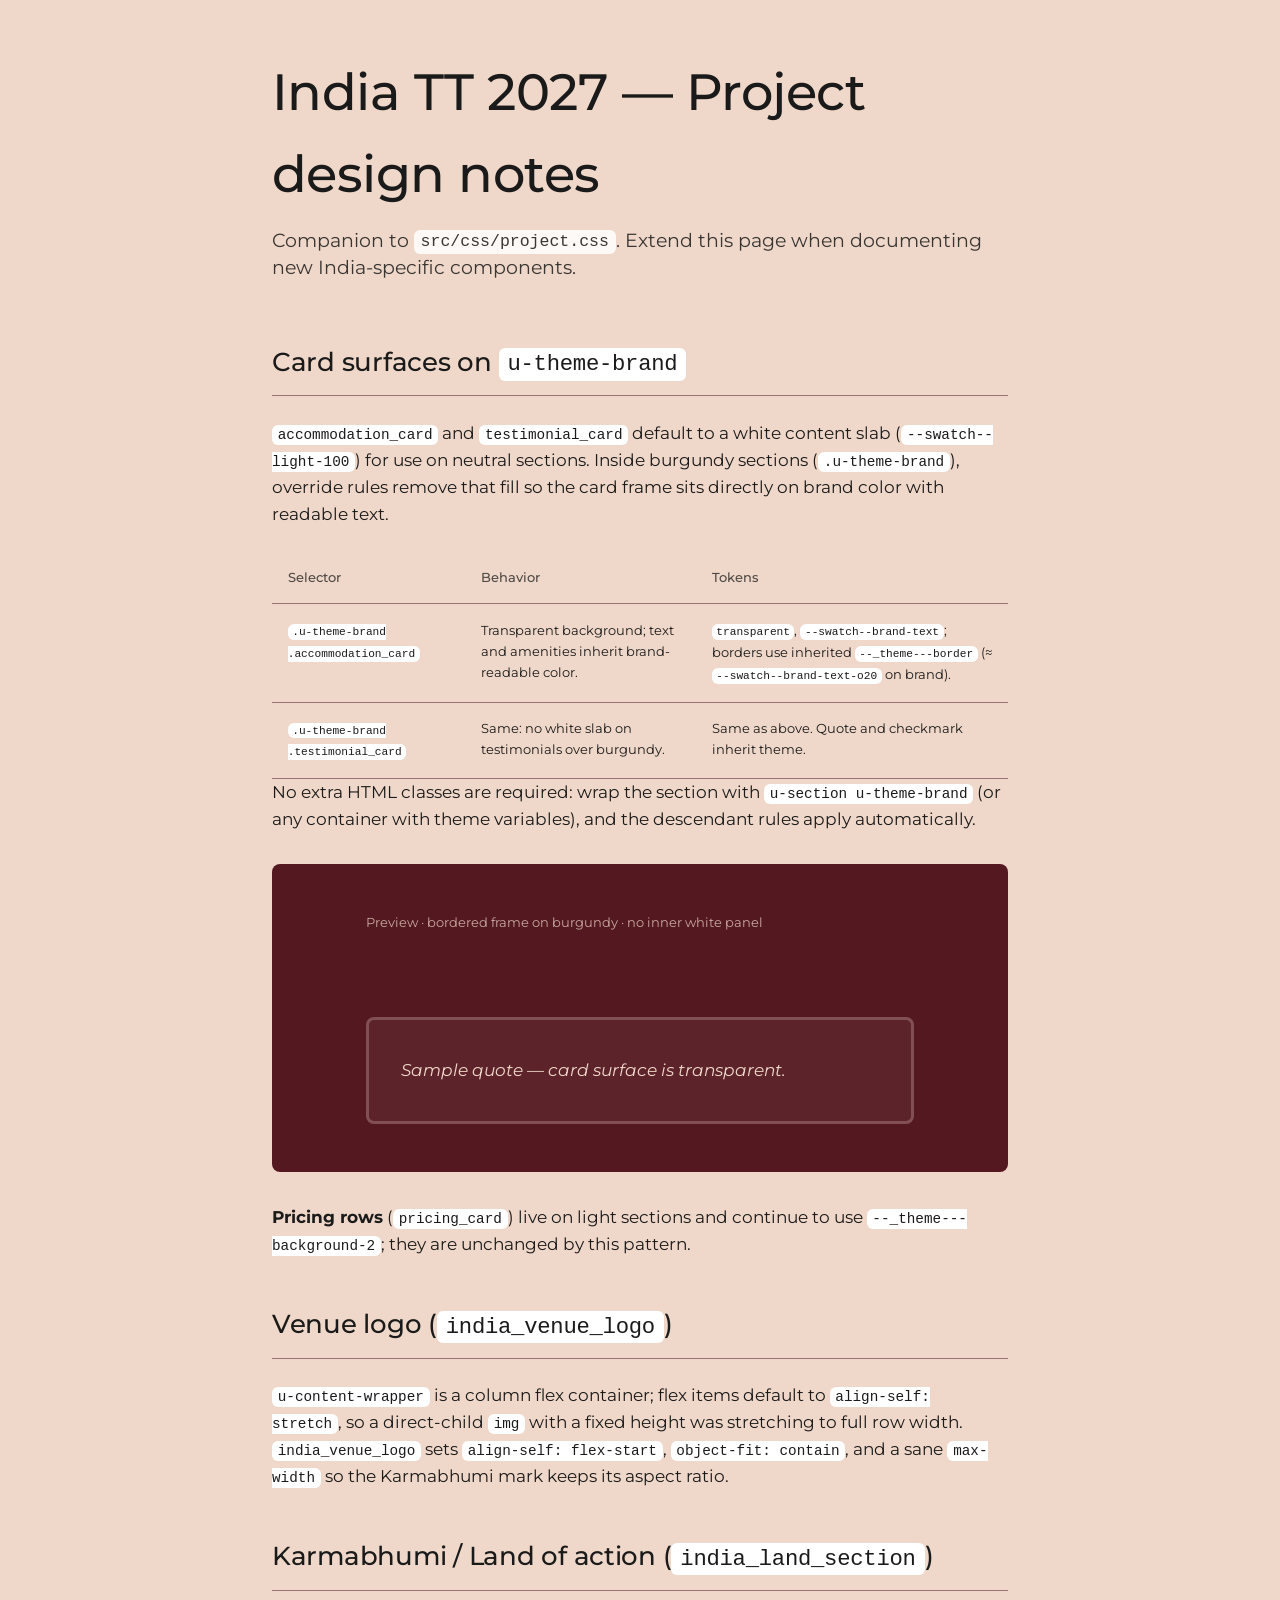
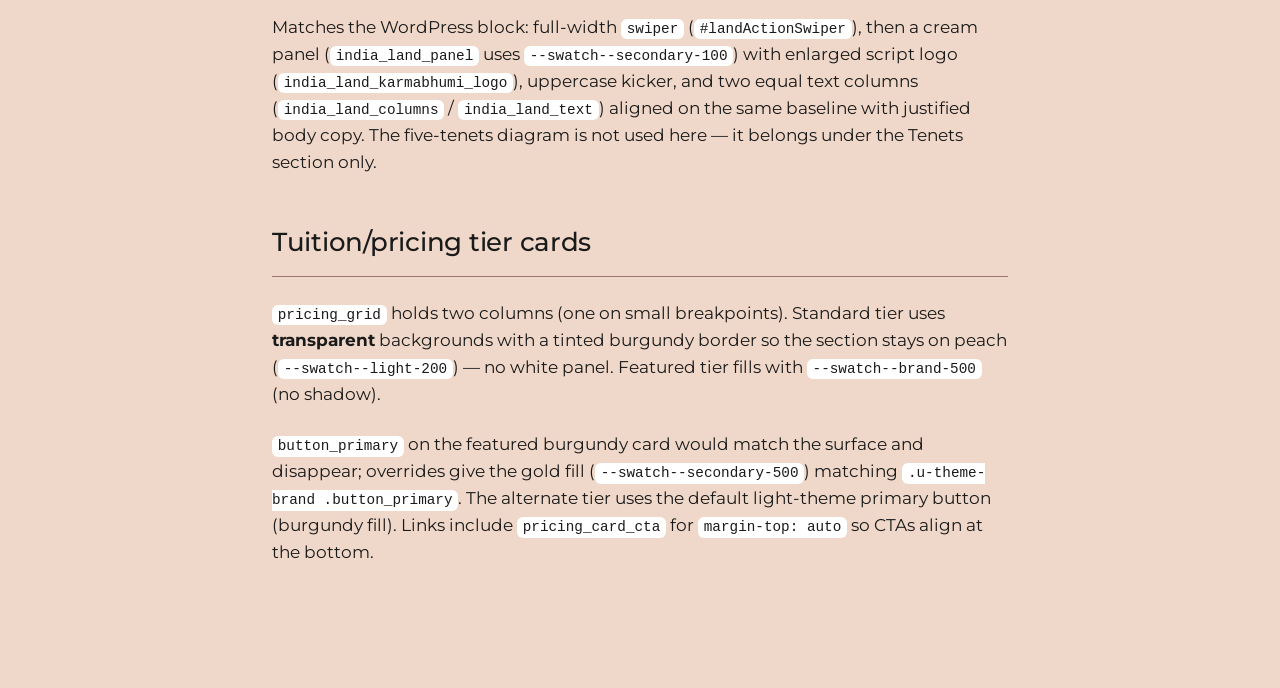
<file: styleguide.html>
<!DOCTYPE html>
<html lang="en">
<head>
  <meta charset="utf-8">
  <meta name="viewport" content="width=device-width, initial-scale=1">
  <title>Jivamukti India TT 2027 — Design system (project notes)</title>
  <link rel="preconnect" href="https://fonts.googleapis.com">
  <link rel="preconnect" href="https://fonts.gstatic.com" crossorigin>
  <link href="https://fonts.googleapis.com/css2?family=Montserrat:ital,wght@0,100..900;1,100..900&display=swap" rel="stylesheet">
  <link href="css/variables.css" rel="stylesheet">
  <link href="css/framework.css" rel="stylesheet">
  <link href="css/project.css" rel="stylesheet">
  <style>
    .doc-wrap { max-width: 52rem; margin-left: auto; margin-right: auto; padding: var(--site--margin); padding-top: clamp(2rem, 4vw, 4rem); padding-bottom: clamp(4rem, 8vw, 8rem); }
    .doc-h1 { font-size: var(--_typography---font-size--h2); font-weight: var(--_typography---font--primary-medium); letter-spacing: var(--_typography---letter-spacing--tight); margin-bottom: var(--_spacing---space--2-12px); }
    .doc-lead { font-size: var(--_typography---font-size--text-large); line-height: var(--_typography---line-height--large); opacity: 0.85; margin-bottom: var(--_spacing---space--8-64px); }
    .doc-h2 { font-size: var(--_typography---font-size--h4); font-weight: var(--_typography---font--primary-medium); letter-spacing: var(--_typography---letter-spacing--tight); margin-top: var(--_spacing---space--7-48px); margin-bottom: var(--_spacing---space--4-24px); padding-bottom: var(--_spacing---space--2-12px); border-bottom-width: 1px; border-bottom-style: solid; border-bottom-color: var(--_theme---border); }
    .doc-p { font-size: var(--_typography---font-size--text-main); line-height: var(--_typography---line-height--huge); margin-bottom: var(--_spacing---space--4-24px); }
    .doc-table { width: 100%; border-collapse: collapse; font-size: var(--_typography---font-size--text-small); }
    .doc-table th, .doc-table td { text-align: left; padding: var(--_spacing---space--3-16px); border-bottom-width: 1px; border-bottom-style: solid; border-bottom-color: var(--_theme---border); vertical-align: top; }
    .doc-table th { font-weight: var(--_typography---font--primary-medium); opacity: 0.75; }
    .doc-code { font-family: ui-monospace, SFMono-Regular, Menlo, Monaco, monospace; font-size: 0.85em; background: var(--_theme---background-2); padding: 0.15em 0.4em; border-radius: var(--radius--small); }
    .doc-demo-brand { padding: var(--_spacing---space--7-48px); border-radius: var(--radius--main); margin-top: var(--_spacing---space--5-32px); }
  </style>
</head>
<body class="u-theme-light">

  <div class="doc-wrap">
    <h1 class="doc-h1">India TT 2027 — Project design notes</h1>
    <p class="doc-lead">Companion to <code class="doc-code">src/css/project.css</code>. Extend this page when documenting new India-specific components.</p>

    <h2 id="card-surfaces-brand" class="doc-h2">Card surfaces on <code class="doc-code">u-theme-brand</code></h2>
    <p class="doc-p"><span class="doc-code">accommodation_card</span> and <span class="doc-code">testimonial_card</span> default to a white content slab (<span class="doc-code">--swatch--light-100</span>) for use on neutral sections. Inside burgundy sections (<span class="doc-code">.u-theme-brand</span>), override rules remove that fill so the card frame sits directly on brand color with readable text.</p>

    <table class="doc-table" aria-label="Card surface rules">
      <thead>
        <tr>
          <th scope="col">Selector</th>
          <th scope="col">Behavior</th>
          <th scope="col">Tokens</th>
        </tr>
      </thead>
      <tbody>
        <tr>
          <td><span class="doc-code">.u-theme-brand .accommodation_card</span></td>
          <td>Transparent background; text and amenities inherit brand-readable color.</td>
          <td><span class="doc-code">transparent</span>, <span class="doc-code">--swatch--brand-text</span>; borders use inherited <span class="doc-code">--_theme---border</span> (≈ <span class="doc-code">--swatch--brand-text-o20</span> on brand).</td>
        </tr>
        <tr>
          <td><span class="doc-code">.u-theme-brand .testimonial_card</span></td>
          <td>Same: no white slab on testimonials over burgundy.</td>
          <td>Same as above. Quote and checkmark inherit theme.</td>
        </tr>
      </tbody>
    </table>

    <p class="doc-p">No extra HTML classes are required: wrap the section with <span class="doc-code">u-section u-theme-brand</span> (or any container with theme variables), and the descendant rules apply automatically.</p>

    <section class="doc-demo-brand u-theme-brand u-section" aria-label="Minimal brand preview" style="padding-top: clamp(2rem, 4vw, 3rem); padding-bottom: clamp(2rem, 4vw, 3rem); border-radius: var(--radius--main); margin-bottom: var(--_spacing---space--5-32px);">
      <div class="u-container">
        <p class="u-text-style-small" style="opacity: .75; margin-bottom: var(--_spacing---space--4-24px);">Preview · bordered frame on burgundy · no inner white panel</p>
        <div class="testimonial_grid" style="margin-top: 0;">
          <article class="testimonial_card">
            <img src="assets/india-2026-testimonial-checkmark.png" alt="" class="testimonial_checkmark" aria-hidden="true" loading="lazy" width="32" height="32">
            <p class="testimonial_quote">Sample quote — card surface is transparent.</p>
          </article>
        </div>
      </div>
    </section>

    <p class="doc-p"><strong>Pricing rows</strong> (<span class="doc-code">pricing_card</span>) live on light sections and continue to use <span class="doc-code">--_theme---background-2</span>; they are unchanged by this pattern.</p>

    <h2 id="venue-logo" class="doc-h2">Venue logo (<code class="doc-code">india_venue_logo</code>)</h2>
    <p class="doc-p"><span class="doc-code">u-content-wrapper</span> is a column flex container; flex items default to <span class="doc-code">align-self: stretch</span>, so a direct-child <span class="doc-code">img</span> with a fixed height was stretching to full row width. <span class="doc-code">india_venue_logo</span> sets <span class="doc-code">align-self: flex-start</span>, <span class="doc-code">object-fit: contain</span>, and a sane <span class="doc-code">max-width</span> so the Karmabhumi mark keeps its aspect ratio.</p>

    <h2 id="land-of-action" class="doc-h2">Karmabhumi / Land of action (<code class="doc-code">india_land_section</code>)</h2>
    <p class="doc-p">Matches the WordPress block: full-width <span class="doc-code">swiper</span> (<span class="doc-code">#landActionSwiper</span>), then a cream panel (<span class="doc-code">india_land_panel</span> uses <span class="doc-code">--swatch--secondary-100</span>) with enlarged script logo (<span class="doc-code">india_land_karmabhumi_logo</span>), uppercase kicker, and two equal text columns (<span class="doc-code">india_land_columns</span> / <span class="doc-code">india_land_text</span>) aligned on the same baseline with justified body copy. The five-tenets diagram is not used here — it belongs under the Tenets section only.</p>

    <h2 id="pricing-cards" class="doc-h2">Tuition/pricing tier cards</h2>
    <p class="doc-p"><span class="doc-code">pricing_grid</span> holds two columns (one on small breakpoints). Standard tier uses <strong>transparent</strong> backgrounds with a tinted burgundy border so the section stays on peach (<span class="doc-code">--swatch--light-200</span>) — no white panel. Featured tier fills with <span class="doc-code">--swatch--brand-500</span> (no shadow).</p>
    <p class="doc-p"><span class="doc-code">button_primary</span> on the featured burgundy card would match the surface and disappear; overrides give the gold fill (<span class="doc-code">--swatch--secondary-500</span>) matching <span class="doc-code">.u-theme-brand .button_primary</span>. The alternate tier uses the default light-theme primary button (burgundy fill). Links include <span class="doc-code">pricing_card_cta</span> for <span class="doc-code">margin-top: auto</span> so CTAs align at the bottom.</p>
  </div>

</body>
</html>
</file>
<file: css/variables.css>
/* ════════════════════════════════════════════════════════════
   VARIABLES — Jivamukti India TT 2027
   Framework: LUMOS
   Brand: Jivamukti burgundy (#541820) + warm gold accent (#daab85)
   Adapted from: jivamukti-global (greens replaced with reds)
   ════════════════════════════════════════════════════════════ */

:root {

  /* ── Swatches: Brand (burgundy, replaces green) ── */
  --swatch--brand-500: #541820;
  --swatch--brand-100: color-mix(in srgb, var(--swatch--brand-500), white 80%);
  --swatch--brand-200: color-mix(in srgb, var(--swatch--brand-500), white 60%);
  --swatch--brand-300: color-mix(in srgb, var(--swatch--brand-500), white 40%);
  --swatch--brand-400: color-mix(in srgb, var(--swatch--brand-500), white 20%);
  --swatch--brand-600: color-mix(in srgb, var(--swatch--brand-500), black 20%);
  --swatch--brand-700: color-mix(in srgb, var(--swatch--brand-500), black 40%);
  --swatch--brand-800: color-mix(in srgb, var(--swatch--brand-500), black 60%);
  --swatch--brand-900: color-mix(in srgb, var(--swatch--brand-500), black 80%);
  --swatch--brand-text: var(--swatch--light-200);
  --swatch--brand-text-o20: color-mix(in srgb, var(--swatch--brand-text) 20%, transparent);

  /* ── Swatches: Secondary (warm gold — unchanged from global) ── */
  --swatch--secondary-500: #daab85;
  --swatch--secondary-100: color-mix(in srgb, var(--swatch--secondary-500), white 80%);
  --swatch--secondary-200: color-mix(in srgb, var(--swatch--secondary-500), white 60%);
  --swatch--secondary-300: color-mix(in srgb, var(--swatch--secondary-500), white 40%);
  --swatch--secondary-400: color-mix(in srgb, var(--swatch--secondary-500), white 20%);
  --swatch--secondary-600: color-mix(in srgb, var(--swatch--secondary-500), black 20%);
  --swatch--secondary-700: color-mix(in srgb, var(--swatch--secondary-500), black 40%);
  --swatch--secondary-800: color-mix(in srgb, var(--swatch--secondary-500), black 60%);
  --swatch--secondary-900: color-mix(in srgb, var(--swatch--secondary-500), black 80%);
  --swatch--secondary-text: var(--swatch--dark-900);

  /* ── Swatches: Tertiary (dark reddish-brown) ── */
  --swatch--tertiary-500: #6e3a3c;
  --swatch--tertiary-100: color-mix(in srgb, var(--swatch--tertiary-500), white 80%);
  --swatch--tertiary-200: color-mix(in srgb, var(--swatch--tertiary-500), white 60%);
  --swatch--tertiary-300: color-mix(in srgb, var(--swatch--tertiary-500), white 40%);
  --swatch--tertiary-400: color-mix(in srgb, var(--swatch--tertiary-500), white 20%);
  --swatch--tertiary-600: color-mix(in srgb, var(--swatch--tertiary-500), black 20%);
  --swatch--tertiary-700: color-mix(in srgb, var(--swatch--tertiary-500), black 40%);
  --swatch--tertiary-800: color-mix(in srgb, var(--swatch--tertiary-500), black 60%);
  --swatch--tertiary-900: color-mix(in srgb, var(--swatch--tertiary-500), black 80%);
  --swatch--tertiary-text: var(--swatch--light-200);

  /* ── Swatches: Neutrals ── */
  --swatch--dark-900: #1a1a1a;
  --swatch--dark-800: #222222;
  --swatch--dark-900-o20: color-mix(in srgb, var(--swatch--dark-900) 20%, var(--swatch--light-200));
  --swatch--light-100: white;
  --swatch--light-200: #efd8c9;
  --swatch--light-100-o20: color-mix(in srgb, var(--swatch--light-100) 20%, var(--swatch--dark-900));
  --swatch--transparent: transparent;

  /* ── Typography ── */
  --_typography---font--primary-family: 'Montserrat', Helvetica, Arial, sans-serif;
  --_typography---font--primary-regular: 400;
  --_typography---font--primary-medium: 500;
  --_typography---font--primary-bold: 700;
  --_typography---font--primary-trim-top: .33em;
  --_typography---font--primary-trim-bottom: .38em;

  --_typography---font-size--display: clamp(2.75rem, 1.5rem + 3.75vw, 5rem);
  --_typography---font-size--h1: clamp(2.75rem, 1.5rem + 3.75vw, 5rem);
  --_typography---font-size--h2: clamp(2rem, 1rem + 2.75vw, 3.5rem);
  --_typography---font-size--h3: clamp(1.5rem, 0.75rem + 1.875vw, 2.5rem);
  --_typography---font-size--h4: clamp(1.25rem, 0.875rem + 0.95vw, 1.75rem);
  --_typography---font-size--h5: clamp(1rem, 0.875rem + 0.4vw, 1.25rem);
  --_typography---font-size--h6: clamp(0.875rem, 0.8rem + 0.2vw, 1rem);
  --_typography---font-size--text-main: clamp(.875rem, .625rem + 0.536vw, 1.25rem);
  --_typography---font-size--text-large: clamp(1rem, .786rem + 0.536vw, 1.375rem);
  --_typography---font-size--text-small: clamp(.75rem, .679rem + 0.179vw, .875rem);
  /* Compact body — exactly 2px below text-main (20px→18px desktop). Used only
     where dense cards would overflow at full body size: tenets, prereq lists. */
  --_typography---font-size--tenet: clamp(.9375rem, .7rem + 0.55vw, 1.125rem);

  --_typography---line-height--small: 1.2;
  --_typography---line-height--medium: 1.3;
  --_typography---line-height--large: 1.4;
  --_typography---line-height--huge: 1.6;

  --_typography---letter-spacing--tight: -.01em;
  --_typography---letter-spacing--normal: 0em;
  --_typography---letter-spacing--wide: 0.03em;
  --_typography---letter-spacing--wider: 0.2em;
  --_typography---letter-spacing--widest: 0.3em;

  --_typography---text-transform--none: none;
  --_typography---text-transform--uppercase: uppercase;
  --_typography---text-transform--capitalize: capitalize;
  --_typography---text-transform--lowercase: lowercase;

  /* ── Spacing ── */
  --_spacing---space--1-8px: clamp(.375rem, .339rem + 0.179vw, .5rem);
  --_spacing---space--2-12px: clamp(.625rem, .589rem + 0.179vw, .75rem);
  --_spacing---space--3-16px: clamp(.875rem, .839rem + 0.179vw, 1rem);
  --_spacing---space--4-24px: clamp(1.25rem, 1.179rem + 0.357vw, 1.5rem);
  --_spacing---space--5-32px: clamp(1.75rem, 1.679rem + 0.357vw, 2rem);
  --_spacing---space--6-40px: clamp(2rem, 1.857rem + 0.714vw, 2.5rem);
  --_spacing---space--7-48px: clamp(2.25rem, 2.036rem + 1.071vw, 3rem);
  --_spacing---space--8-64px: clamp(2.5rem, 2.071rem + 2.143vw, 4rem);

  --_spacing---section-space--none: 0px;
  --_spacing---section-space--small-80px: clamp(3rem, 2.143rem + 4.286vw, 5rem);
  --_spacing---section-space--main-112px: clamp(3rem, 2.3rem + 3vw, 5rem);
  --_spacing---section-space--large-160px: clamp(5.5rem, 3.357rem + 10.714vw, 10rem);
  --_spacing---section-space--page-top-224px: clamp(10rem, 8.571rem + 7.143vw, 14rem);

  /* ── Site Layout ── */
  --site--viewport-max: 90;
  --site--viewport-min: 20;
  --site--column-count: 12;
  --site--margin: clamp(1rem, 0.143rem + 4.286vw, 3rem);
  --site--gutter: clamp(1rem, 0.571rem + 2.143vw, 2rem);
  --max-width--main: calc(var(--site--viewport-max) * 1rem);
  --max-width--small: 50rem;
  --max-width--full: 100%;

  /* ── Borders & Radius ── */
  --border-width--main: .1875rem;
  --radius--main: 0.5rem;
  --radius--small: 0.375rem;
  --radius--round: 100vw;

  /* ── Buttons ── */
  --button-size--medium: 3rem;
  --button-size--large: 5rem;

  /* ── Focus ── */
  --focus--width: .125rem;
  --focus--offset-inner: calc(var(--focus--width) * -1);
  --focus--offset-outer: .1875rem;

  /* ── Nav ── */
  --nav--height: 4rem;
  --nav--banner-height: 2.5rem;
  --nav--max-width-outer: var(--max-width--main);
  --nav--max-width-inner: var(--max-width--main);
  --nav--spacing-outer-horizontal: var(--site--margin);
  --nav--spacing-outer-vertical: var(--site--margin);
  --nav--spacing-inner-horizontal: var(--_spacing---space--5-32px);
  --nav--radius: var(--radius--small);
  --nav--height-total: calc(var(--nav--height) + var(--nav--spacing-outer-vertical));
  --nav--hamburger-thickness: var(--border-width--main);
  --nav--hamburger-gap: var(--_spacing---space--2-12px);
  --nav--menu-open-duration: 400ms;
  --nav--menu-close-duration: 400ms;

  /* ── Gap (utility) ── */
  --_gap---size: var(--site--gutter);

  /* ── Responsive flags ── */
  --_responsive---large: 1;
  --_responsive---medium: 0;
  --_responsive---small: 0;
  --_responsive---xsmall: 0;

  /* ── Triggers & State ── */
  --_trigger---on: 1;
  --_trigger---off: 0;
  --_state---false: 0;
  --_state---true: 1;
  --_column-count---value: 1;

  /* ── Text Style Defaults ── */
  --_text-style---font-family: var(--_typography---font--primary-family);
  --_text-style---font-size: var(--_typography---font-size--text-main);
  --_text-style---line-height: var(--_typography---line-height--huge);
  --_text-style---font-weight: var(--_typography---font--primary-regular);
  --_text-style---letter-spacing: var(--_typography---letter-spacing--normal);
  --_text-style---text-wrap: pretty;
  --_text-style---text-transform: var(--_typography---text-transform--none);
  --_text-style---margin-top: var(--_spacing---space--4-24px);
  --_text-style---margin-bottom: var(--_spacing---space--4-24px);
  --_text-style---trim-top: var(--_typography---font--primary-trim-top);
  --_text-style---trim-bottom: var(--_typography---font--primary-trim-bottom);

  /* ── Theme Defaults (Light) ── */
  --_theme---background: var(--swatch--light-200);
  --_theme---text: var(--swatch--dark-900);
  --_theme---background-2: var(--swatch--light-100);
  --_theme---background-skeleton: color-mix(in lab, currentcolor 10%, transparent);
  --_theme---heading-accent: var(--swatch--brand-500);
  --_theme---border: var(--swatch--dark-900-o20);
  --_theme---button-primary--text: var(--swatch--brand-text);
  --_theme---button-primary--text-hover: var(--_theme---background);
  --_theme---button-primary--background: var(--swatch--brand-500);
  --_theme---button-primary--background-hover: var(--_theme---text);
  --_theme---button-primary--border: var(--_theme---button-primary--background);
  --_theme---button-primary--border-hover: var(--_theme---button-primary--background-hover);
  --_theme---button-secondary--text: var(--_theme---text);
  --_theme---button-secondary--text-hover: var(--_theme---background);
  --_theme---button-secondary--background: var(--swatch--transparent);
  --_theme---button-secondary--background-hover: var(--_theme---text);
  --_theme---button-secondary--border: var(--_theme---border);
  --_theme---button-secondary--border-hover: var(--_theme---button-secondary--background-hover);
  --_theme---text-link--border: var(--_theme---border);
  --_theme---text-link--text: var(--_theme---text);
  --_theme---text-link--text-hover: var(--_theme---text-link--text);
  --_theme---text-link--border-hover: var(--_theme---text);
  --_theme---nav--background: var(--_theme---background);
  --_theme---selection--background: var(--swatch--brand-500);
  --_theme---selection--text: var(--swatch--brand-text);
}
</file>
<file: css/framework.css>
/* ════════════════════════════════════════════════════════════
   FRAMEWORK CSS — LUMOS Utilities + Resets
   Jivamukti Yoga Global
   DO NOT EDIT — managed by Flowriter
   ════════════════════════════════════════════════════════════ */

/* ── Tag Resets (CSS Embed in Webflow) ── */

*, *::before, *::after {
  box-sizing: border-box;
}

body {
  margin-top: 0;
  margin-right: 0;
  margin-bottom: 0;
  margin-left: 0;
  min-height: 100%;
  font-family: var(--_text-style---font-family);
  font-size: var(--_text-style---font-size);
  line-height: var(--_text-style---line-height);
  font-weight: var(--_text-style---font-weight);
  letter-spacing: var(--_text-style---letter-spacing);
  color: var(--_theme---text);
  background-color: var(--_theme---background);
  -webkit-font-smoothing: antialiased;
  -moz-osx-font-smoothing: grayscale;
}

a {
  text-decoration-line: none;
  color: inherit;
}

img {
  max-width: 100%;
  height: auto;
  display: block;
  vertical-align: middle;
}

h1, h2, h3, h4, h5, h6 {
  margin-top: 0;
  margin-bottom: 0;
  font-weight: var(--_typography---font--primary-medium);
}

p {
  margin-top: 0;
  margin-bottom: 0;
}

ul, ol {
  margin-top: 0;
  margin-bottom: 0;
  padding-left: 0;
  list-style-type: none;
}

button {
  font-family: inherit;
  font-size: inherit;
  line-height: inherit;
  cursor: pointer;
  border-top-style: none;
  border-right-style: none;
  border-bottom-style: none;
  border-left-style: none;
  background-color: transparent;
  padding-top: 0;
  padding-right: 0;
  padding-bottom: 0;
  padding-left: 0;
}

/* ── Themes ── */

.u-theme-light {
  background-color: var(--_theme---background);
  color: var(--_theme---text);
  --_theme---background: var(--swatch--light-200);
  --_theme---text: var(--swatch--dark-900);
  --_theme---background-2: var(--swatch--light-100);
  --_theme---background-skeleton: color-mix(in lab, currentcolor 10%, transparent);
  --_theme---heading-accent: var(--swatch--brand-500);
  --_theme---border: var(--swatch--brand-300);
  --_theme---button-primary--text: var(--swatch--brand-text);
  --_theme---button-primary--text-hover: var(--_theme---background);
  --_theme---button-primary--background: var(--swatch--brand-500);
  --_theme---button-primary--background-hover: var(--_theme---text);
  --_theme---button-primary--border: var(--_theme---button-primary--background);
  --_theme---button-primary--border-hover: var(--_theme---button-primary--background-hover);
  --_theme---button-secondary--text: var(--swatch--brand-500);
  --_theme---button-secondary--text-hover: var(--swatch--brand-text);
  --_theme---button-secondary--background: var(--swatch--transparent);
  --_theme---button-secondary--background-hover: var(--swatch--brand-500);
  --_theme---button-secondary--border: var(--swatch--brand-500);
  --_theme---button-secondary--border-hover: var(--swatch--brand-500);
  --_theme---text-link--border: var(--_theme---border);
  --_theme---text-link--text: var(--_theme---text);
  --_theme---text-link--text-hover: var(--_theme---text-link--text);
  --_theme---nav--background: var(--swatch--light-200);
  --_theme---text-link--border-hover: var(--_theme---text);
  --_theme---selection--background: var(--swatch--brand-500);
  --_theme---selection--text: var(--swatch--brand-text);
}

.u-theme-dark {
  background-color: var(--_theme---background);
  color: var(--_theme---text);
  --_theme---background: var(--swatch--dark-800);
  --_theme---text: var(--swatch--light-200);
  --_theme---background-2: var(--swatch--dark-900);
  --_theme---background-skeleton: color-mix(in lab, currentcolor 10%, transparent);
  --_theme---heading-accent: var(--swatch--secondary-500);
  --_theme---border: var(--swatch--light-100-o20);
  --_theme---button-primary--text: var(--swatch--dark-900);
  --_theme---button-primary--text-hover: var(--swatch--dark-900);
  --_theme---button-primary--background: var(--swatch--secondary-500);
  --_theme---button-primary--background-hover: var(--swatch--light-200);
  --_theme---button-primary--border: var(--_theme---button-primary--background);
  --_theme---button-primary--border-hover: var(--_theme---button-primary--background-hover);
  --_theme---button-secondary--text: var(--_theme---text);
  --_theme---button-secondary--text-hover: var(--_theme---background);
  --_theme---button-secondary--background: var(--swatch--transparent);
  --_theme---button-secondary--background-hover: var(--_theme---text);
  --_theme---button-secondary--border: var(--_theme---border);
  --_theme---button-secondary--border-hover: var(--_theme---button-secondary--background-hover);
  --_theme---text-link--border: var(--_theme---border);
  --_theme---text-link--text: var(--_theme---text);
  --_theme---text-link--text-hover: var(--swatch--secondary-500);
  --_theme---nav--background: var(--_theme---background-2);
  --_theme---text-link--border-hover: var(--swatch--secondary-500);
  --_theme---selection--background: var(--swatch--secondary-500);
  --_theme---selection--text: var(--swatch--dark-900);
}

.u-theme-brand {
  background-color: var(--_theme---background);
  color: var(--_theme---text);
  --_theme---background: var(--swatch--brand-500);
  --_theme---text: var(--swatch--brand-text);
  --_theme---background-2: var(--swatch--brand-600);
  --_theme---background-skeleton: color-mix(in lab, currentcolor 10%, transparent);
  --_theme---heading-accent: color-mix(in srgb, var(--_theme---text), white 20%);
  --_theme---border: var(--swatch--brand-text-o20);
  --_theme---button-primary--text: var(--swatch--brand-500);
  --_theme---button-primary--text-hover: var(--swatch--brand-500);
  --_theme---button-primary--background: var(--swatch--brand-text);
  --_theme---button-primary--background-hover: color-mix(in srgb, var(--_theme---button-primary--background), white 10%);
  --_theme---button-primary--border: var(--_theme---button-primary--background);
  --_theme---button-primary--border-hover: var(--_theme---button-primary--background-hover);
  --_theme---button-secondary--text: var(--_theme---text);
  --_theme---button-secondary--text-hover: var(--_theme---background);
  --_theme---button-secondary--background: var(--swatch--transparent);
  --_theme---button-secondary--background-hover: var(--_theme---text);
  --_theme---button-secondary--border: var(--_theme---border);
  --_theme---button-secondary--border-hover: var(--_theme---button-secondary--background-hover);
  --_theme---text-link--border: var(--_theme---border);
  --_theme---text-link--text: var(--_theme---text);
  --_theme---text-link--text-hover: var(--_theme---text-link--text);
  --_theme---nav--background: var(--_theme---background);
  --_theme---text-link--border-hover: var(--_theme---text);
  --_theme---selection--background: var(--swatch--brand-text);
  --_theme---selection--text: var(--swatch--brand-500);
}

.u-theme-secondary {
  background-color: var(--_theme---background);
  color: var(--_theme---text);
  --_theme---background: var(--swatch--light-200);
  --_theme---text: var(--swatch--dark-900);
  --_theme---background-2: var(--swatch--light-100);
  --_theme---heading-accent: var(--swatch--secondary-500);
  --_theme---border: var(--swatch--secondary-300);
  --_theme---button-primary--text: var(--swatch--secondary-text);
  --_theme---button-primary--text-hover: var(--_theme---background);
  --_theme---button-primary--background: var(--swatch--secondary-500);
  --_theme---button-primary--background-hover: var(--_theme---text);
  --_theme---button-primary--border: var(--_theme---button-primary--background);
  --_theme---button-primary--border-hover: var(--_theme---button-primary--background-hover);
  --_theme---button-secondary--text: var(--swatch--secondary-500);
  --_theme---button-secondary--text-hover: var(--swatch--secondary-text);
  --_theme---button-secondary--background: var(--swatch--transparent);
  --_theme---button-secondary--background-hover: var(--swatch--secondary-500);
  --_theme---button-secondary--border: var(--swatch--secondary-500);
  --_theme---button-secondary--border-hover: var(--swatch--secondary-500);
  --_theme---text-link--border: var(--_theme---border);
  --_theme---text-link--text: var(--_theme---text);
  --_theme---text-link--text-hover: var(--_theme---text-link--text);
  --_theme---text-link--border-hover: var(--_theme---text);
  --_theme---selection--background: var(--swatch--secondary-500);
  --_theme---selection--text: var(--swatch--light-200);
}

.u-theme-neutral-light {
  background-color: var(--_theme---background);
  color: var(--_theme---text);
  --_theme---background: var(--swatch--light-200);
  --_theme---text: var(--swatch--dark-900);
  --_theme---background-2: var(--swatch--light-100);
  --_theme---background-skeleton: color-mix(in lab, currentcolor 10%, transparent);
  --_theme---heading-accent: var(--swatch--dark-900);
  --_theme---border: var(--swatch--dark-900-o20);
  --_theme---button-primary--text: var(--swatch--light-200);
  --_theme---button-primary--text-hover: var(--swatch--dark-900);
  --_theme---button-primary--background: var(--swatch--dark-900);
  --_theme---button-primary--background-hover: var(--swatch--light-200);
  --_theme---button-primary--border: var(--swatch--dark-900);
  --_theme---button-primary--border-hover: var(--swatch--dark-900);
  --_theme---button-secondary--text: var(--swatch--dark-900);
  --_theme---button-secondary--text-hover: var(--swatch--light-200);
  --_theme---button-secondary--background: var(--swatch--transparent);
  --_theme---button-secondary--background-hover: var(--swatch--dark-900);
  --_theme---button-secondary--border: var(--swatch--dark-900-o20);
  --_theme---button-secondary--border-hover: var(--swatch--dark-900);
  --_theme---text-link--border: var(--swatch--dark-900-o20);
  --_theme---text-link--text: var(--swatch--dark-900);
  --_theme---text-link--text-hover: var(--swatch--dark-900);
  --_theme---text-link--border-hover: var(--swatch--dark-900);
  --_theme---nav--background: var(--swatch--light-200);
  --_theme---selection--background: var(--swatch--dark-900);
  --_theme---selection--text: var(--swatch--light-200);
}

.u-theme-neutral-dark {
  background-color: var(--_theme---background);
  color: var(--_theme---text);
  --_theme---background: var(--swatch--dark-900);
  --_theme---text: var(--swatch--light-200);
  --_theme---background-2: var(--swatch--dark-800);
  --_theme---background-skeleton: color-mix(in lab, currentcolor 10%, transparent);
  --_theme---heading-accent: var(--swatch--light-200);
  --_theme---border: var(--swatch--light-100-o20);
  --_theme---button-primary--text: var(--swatch--dark-900);
  --_theme---button-primary--text-hover: var(--swatch--light-200);
  --_theme---button-primary--background: var(--swatch--light-200);
  --_theme---button-primary--background-hover: var(--swatch--dark-900);
  --_theme---button-primary--border: var(--swatch--light-200);
  --_theme---button-primary--border-hover: var(--swatch--light-200);
  --_theme---button-secondary--text: var(--swatch--light-200);
  --_theme---button-secondary--text-hover: var(--swatch--dark-900);
  --_theme---button-secondary--background: var(--swatch--transparent);
  --_theme---button-secondary--background-hover: var(--swatch--light-200);
  --_theme---button-secondary--border: var(--swatch--light-100-o20);
  --_theme---button-secondary--border-hover: var(--swatch--light-200);
  --_theme---text-link--border: var(--swatch--light-100-o20);
  --_theme---text-link--text: var(--swatch--light-200);
  --_theme---text-link--text-hover: var(--swatch--light-200);
  --_theme---text-link--border-hover: var(--swatch--light-200);
  --_theme---nav--background: var(--swatch--dark-900);
  --_theme---selection--background: var(--swatch--light-200);
  --_theme---selection--text: var(--swatch--dark-900);
}

/* ── Page Wrapper ── */

.page-wrapper {
  overflow-x: hidden;
  overflow-y: auto;
}

.page-main {
  position: relative;
}

/* ── Section ── */

.u-section {
  padding-top: var(--_spacing---section-space--main-112px);
  padding-bottom: var(--_spacing---section-space--main-112px);
  background-color: var(--_theme---background);
  color: var(--_theme---text);
  flex-direction: column;
  justify-content: center;
  align-items: stretch;
  display: flex;
  position: relative;
}

.u-section-spacer {
  height: var(--_spacing---section-space--none);
  position: relative;
}

/* ── Containers ── */

.u-container {
  max-width: var(--max-width--main);
  column-gap: var(--_spacing---space--8-64px);
  row-gap: var(--_spacing---space--8-64px);
  width: calc(100% - var(--site--margin) * 2);
  flex-direction: column;
  justify-content: center;
  margin-left: auto;
  margin-right: auto;
  display: flex;
  position: relative;
}

.u-container-small {
  z-index: 1;
  max-width: var(--max-width--small);
  column-gap: var(--_spacing---space--8-64px);
  row-gap: var(--_spacing---space--8-64px);
  width: calc(100% - var(--site--margin) * 2);
  flex-direction: column;
  justify-content: center;
  margin-left: auto;
  margin-right: auto;
  display: flex;
  position: relative;
}

.u-container-full {
  z-index: 1;
  max-width: var(--max-width--full);
  column-gap: var(--_spacing---space--8-64px);
  row-gap: var(--_spacing---space--8-64px);
  width: calc(100% - var(--site--margin) * 2);
  flex-direction: column;
  justify-content: center;
  margin-left: auto;
  margin-right: auto;
  display: flex;
  position: relative;
}

/* ── Layout (2-column) ── */

.u-layout-wrapper {
  column-gap: var(--site--gutter);
  row-gap: var(--_spacing---space--8-64px);
  display: flex;
  position: relative;
}

.u-layout {
  column-gap: var(--site--gutter);
  row-gap: var(--_spacing---space--8-64px);
  flex-grow: 1;
  flex-shrink: 1;
  flex-basis: 0%;
  flex-direction: row;
  align-items: stretch;
  width: 100%;
  display: flex;
}

.u-layout-column-1,
.u-layout-column-2 {
  flex-direction: column;
  flex-grow: 1;
  flex-shrink: 1;
  flex-basis: 0%;
  justify-content: flex-start;
  display: flex;
}

/* ── Grid ── */

.u-grid-wrapper {
  column-gap: var(--site--gutter);
  row-gap: var(--site--gutter);
  display: flex;
  position: relative;
}

.u-grid {
  grid-template-columns: repeat(auto-fill, minmax(min(100%, 20rem), 1fr));
  grid-column-gap: var(--site--gutter);
  grid-row-gap: var(--site--gutter);
  flex-grow: 1;
  flex-shrink: 1;
  flex-basis: 0%;
  width: 100%;
  display: grid;
}

/* ── Content Wrapper ── */

.u-content-wrapper {
  column-gap: var(--_spacing---space--4-24px);
  row-gap: var(--_spacing---space--4-24px);
  flex-direction: column;
  display: flex;
}

/* ── Heading ── */
/* LUMOS headings use medium weight (500), not bold. Matches Düsseldorf reference. */

.u-heading {
  font-size: var(--_typography---font-size--h2);
  line-height: var(--_typography---line-height--small);
  letter-spacing: var(--_typography---letter-spacing--tight);
  font-weight: var(--_typography---font--primary-medium);
  text-wrap: balance;
}

.u-heading[data-style="display"] {
  font-size: var(--_typography---font-size--display);
  line-height: var(--_typography---line-height--small);
  letter-spacing: var(--_typography---letter-spacing--tight);
  font-weight: var(--_typography---font--primary-medium);
}

.u-heading[data-style="h1"] {
  font-size: var(--_typography---font-size--h1);
  line-height: var(--_typography---line-height--small);
  letter-spacing: var(--_typography---letter-spacing--tight);
  font-weight: var(--_typography---font--primary-medium);
}

.u-heading[data-style="h2"] {
  font-size: var(--_typography---font-size--h2);
  line-height: var(--_typography---line-height--small);
  letter-spacing: var(--_typography---letter-spacing--tight);
  font-weight: var(--_typography---font--primary-medium);
}

.u-heading[data-style="h3"] {
  font-size: var(--_typography---font-size--h3);
  line-height: var(--_typography---line-height--medium);
  letter-spacing: var(--_typography---letter-spacing--tight);
  font-weight: var(--_typography---font--primary-medium);
}

.u-heading[data-style="h4"] {
  font-size: var(--_typography---font-size--h4);
  line-height: var(--_typography---line-height--medium);
  letter-spacing: var(--_typography---letter-spacing--normal);
  font-weight: var(--_typography---font--primary-medium);
}

.u-heading[data-style="h5"] {
  font-size: var(--_typography---font-size--h5);
  line-height: var(--_typography---line-height--medium);
  letter-spacing: var(--_typography---letter-spacing--normal);
  font-weight: var(--_typography---font--primary-medium);
}

.u-heading[data-style="h6"] {
  font-size: var(--_typography---font-size--h6);
  line-height: var(--_typography---line-height--medium);
  letter-spacing: var(--_typography---letter-spacing--normal);
  font-weight: var(--_typography---font--primary-medium);
}

/* ── Text Utilities ── */

.u-text-style-main {
  font-size: var(--_typography---font-size--text-main);
  line-height: var(--_typography---line-height--huge);
}

.u-text-style-large {
  font-size: var(--_typography---font-size--text-large);
  line-height: var(--_typography---line-height--large);
}

.u-text-style-small {
  font-size: var(--_typography---font-size--text-small);
  line-height: var(--_typography---line-height--huge);
}

.u-line-clamp-1 {
  -webkit-line-clamp: 1;
  -webkit-box-orient: vertical;
  display: -webkit-box;
  overflow-x: hidden;
  overflow-y: hidden;
}

/* ── Button Wrapper ── */

.u-button-wrapper {
  margin-top: var(--_spacing---space--6-40px);
  column-gap: var(--_spacing---space--2-12px);
  row-gap: var(--_spacing---space--2-12px);
  align-content: center;
  align-items: center;
  justify-content: inherit;
  flex-wrap: wrap;
  display: flex;
}

/* ── Image Utilities ── */

.u-image-wrapper {
  border-top-left-radius: var(--radius--main);
  border-top-right-radius: var(--radius--main);
  border-bottom-left-radius: var(--radius--main);
  border-bottom-right-radius: var(--radius--main);
  overflow-x: hidden;
  overflow-y: hidden;
  position: relative;
  aspect-ratio: 16 / 9;
}

.u-image {
  object-fit: cover;
  width: 100%;
  height: 100%;
  position: absolute;
  top: 0;
  left: 0;
  right: 0;
  bottom: 0;
}

/* ── Background Slot ── */

.u-background-slot {
  z-index: 0;
  position: absolute;
  top: 0;
  right: 0;
  bottom: 0;
  left: 0;
  overflow-x: hidden;
  overflow-y: hidden;
}

/* ── Overlay ── */

.u-overlay {
  z-index: 1;
  background-color: color-mix(in srgb, var(--_theme---background) 60%, transparent);
  position: absolute;
  top: 0;
  right: 0;
  bottom: 0;
  left: 0;
}

/* ── Eyebrow ── */

.u-eyebrow-wrapper {
  column-gap: var(--_spacing---space--2-12px);
  row-gap: var(--_spacing---space--2-12px);
  align-items: center;
  display: flex;
}

.u-eyebrow-text {
  font-size: var(--_typography---font-size--text-small);
  letter-spacing: var(--_typography---letter-spacing--normal);
  font-weight: var(--_typography---font--primary-regular);
  text-decoration-line: underline;
  text-underline-offset: 0.25em;
}

/* ── SVG ── */

.u-svg {
  width: 100%;
  height: 100%;
  display: block;
}

.u-path {
  stroke-width: var(--border-width--main);
  stroke: currentColor;
  vector-effect: non-scaling-stroke;
}

/* ── Embeds ── */

.u-embed-css,
.u-embed-js {
  display: none;
}

/* ── Visibility ── */

.u-position-fixed {
  position: fixed;
  top: 0;
  left: 0;
  width: 0;
  height: 0;
  overflow-x: hidden;
  overflow-y: hidden;
}

/* ── Selection ── */

::selection {
  background-color: var(--_theme---selection--background);
  color: var(--_theme---selection--text);
}

/* ── Responsive Overrides (media queries only — no @container) ── */

@media (max-width: 991px) {
  :root {
    --_responsive---large: 0;
    --_responsive---medium: 1;
  }

  .u-layout {
    flex-direction: column;
  }
}

@media (max-width: 767px) {
  :root {
    --_responsive---medium: 0;
    --_responsive---small: 1;
  }
}

@media (max-width: 478px) {
  :root {
    --_responsive---small: 0;
    --_responsive---xsmall: 1;
  }
}
</file>
<file: css/project.css>
/* ════════════════════════════════════════════════════════════
   PROJECT CSS — Jivamukti India TT 2027
   Framework: LUMOS | Brand: Jivamukti Burgundy
   Adapted from jivamukti-global — all color tokens updated
   ════════════════════════════════════════════════════════════ */

/* ── Button Components ── */

.button_primary {
  height: var(--button-size--medium);
  padding-left: var(--_spacing---space--5-32px);
  padding-right: var(--_spacing---space--5-32px);
  background-color: var(--_theme---button-primary--background);
  color: var(--_theme---button-primary--text);
  border-top-width: var(--border-width--main);
  border-top-style: solid;
  border-top-color: var(--_theme---button-primary--border);
  border-right-width: var(--border-width--main);
  border-right-style: solid;
  border-right-color: var(--_theme---button-primary--border);
  border-bottom-width: var(--border-width--main);
  border-bottom-style: solid;
  border-bottom-color: var(--_theme---button-primary--border);
  border-left-width: var(--border-width--main);
  border-left-style: solid;
  border-left-color: var(--_theme---button-primary--border);
  border-top-left-radius: var(--radius--round);
  border-top-right-radius: var(--radius--round);
  border-bottom-left-radius: var(--radius--round);
  border-bottom-right-radius: var(--radius--round);
  font-size: var(--_typography---font-size--text-small);
  font-weight: var(--_typography---font--primary-medium);
  letter-spacing: var(--_typography---letter-spacing--wider);
  text-transform: uppercase;
  display: inline-flex;
  align-items: center;
  justify-content: center;
  white-space: nowrap;
  transition-property: background-color, color, border-color;
  transition-duration: 0.2s;
  transition-timing-function: ease;
}

.button_primary:hover {
  background-color: var(--_theme---button-primary--background-hover);
  color: var(--_theme---button-primary--text-hover);
  border-top-color: var(--_theme---button-primary--border-hover);
  border-right-color: var(--_theme---button-primary--border-hover);
  border-bottom-color: var(--_theme---button-primary--border-hover);
  border-left-color: var(--_theme---button-primary--border-hover);
}

.button_secondary {
  height: var(--button-size--medium);
  padding-left: var(--_spacing---space--5-32px);
  padding-right: var(--_spacing---space--5-32px);
  background-color: var(--_theme---button-secondary--background);
  color: var(--_theme---button-secondary--text);
  border-top-width: var(--border-width--main);
  border-top-style: solid;
  border-top-color: var(--_theme---button-secondary--border);
  border-right-width: var(--border-width--main);
  border-right-style: solid;
  border-right-color: var(--_theme---button-secondary--border);
  border-bottom-width: var(--border-width--main);
  border-bottom-style: solid;
  border-bottom-color: var(--_theme---button-secondary--border);
  border-left-width: var(--border-width--main);
  border-left-style: solid;
  border-left-color: var(--_theme---button-secondary--border);
  border-top-left-radius: var(--radius--round);
  border-top-right-radius: var(--radius--round);
  border-bottom-left-radius: var(--radius--round);
  border-bottom-right-radius: var(--radius--round);
  font-size: var(--_typography---font-size--text-small);
  font-weight: var(--_typography---font--primary-medium);
  letter-spacing: var(--_typography---letter-spacing--wider);
  text-transform: uppercase;
  display: inline-flex;
  align-items: center;
  justify-content: center;
  white-space: nowrap;
  transition-property: background-color, color, border-color;
  transition-duration: 0.2s;
  transition-timing-function: ease;
}

.button_secondary:hover {
  background-color: var(--_theme---button-secondary--background-hover);
  color: var(--_theme---button-secondary--text-hover);
  border-top-color: var(--_theme---button-secondary--border-hover);
  border-right-color: var(--_theme---button-secondary--border-hover);
  border-bottom-color: var(--_theme---button-secondary--border-hover);
  border-left-color: var(--_theme---button-secondary--border-hover);
}

/* ── Card Component ── */

.card_primary_element {
  column-gap: var(--_spacing---space--4-24px);
  row-gap: var(--_spacing---space--4-24px);
  border-top-width: var(--border-width--main);
  border-top-style: solid;
  border-top-color: var(--_theme---border);
  border-right-width: var(--border-width--main);
  border-right-style: solid;
  border-right-color: var(--_theme---border);
  border-bottom-width: var(--border-width--main);
  border-bottom-style: solid;
  border-bottom-color: var(--_theme---border);
  border-left-width: var(--border-width--main);
  border-left-style: solid;
  border-left-color: var(--_theme---border);
  border-top-left-radius: var(--radius--main);
  border-top-right-radius: var(--radius--main);
  border-bottom-left-radius: var(--radius--main);
  border-bottom-right-radius: var(--radius--main);
  background-color: var(--_theme---background-2);
  padding-top: var(--_spacing---space--7-48px);
  padding-right: var(--_spacing---space--7-48px);
  padding-bottom: var(--_spacing---space--7-48px);
  padding-left: var(--_spacing---space--7-48px);
  flex-direction: column;
  align-items: stretch;
  width: 100%;
  display: flex;
  transition-property: border-color;
  transition-duration: 0.2s;
  transition-timing-function: ease;
}

.card_primary_element:hover {
  border-top-color: var(--_theme---text);
  border-right-color: var(--_theme---text);
  border-bottom-color: var(--_theme---text);
  border-left-color: var(--_theme---text);
}

/* ── Accordion Component (Dusseldorf-style outlined toggle) ── */

.accordion_wrap {
  padding-top: 1px;
}

.accordion_list {
  margin-top: 0;
}

.accordion_component {
  border-top-width: var(--border-width--main);
  border-top-style: solid;
  border-top-color: var(--_theme---border);
  border-bottom-style: none;
  margin-top: calc(-1 * var(--border-width--main));
}

.accordion_component:last-child {
  border-bottom-width: var(--border-width--main);
  border-bottom-style: solid;
  border-bottom-color: var(--_theme---border);
}

.accordion_toggle_button {
  padding-top: var(--_spacing---space--4-24px);
  padding-bottom: var(--_spacing---space--4-24px);
  padding-left: var(--_spacing---space--5-32px);
  padding-right: var(--_spacing---space--5-32px);
  column-gap: var(--_spacing---space--4-24px);
  row-gap: var(--_spacing---space--4-24px);
  justify-content: space-between;
  align-items: center;
  width: 100%;
  display: flex;
  cursor: pointer;
  background-color: transparent;
  text-transform: uppercase;
  letter-spacing: var(--_typography---letter-spacing--wider);
  font-weight: var(--_typography---font--primary-medium);
  text-align: left;
  transition-property: background-color, color;
  transition-duration: 0.25s;
  transition-timing-function: cubic-bezier(0.4, 0, 0.2, 1);
}

.accordion_toggle_button:hover {
  background-color: color-mix(in srgb, currentColor 8%, transparent);
}

.accordion_component.is-active .accordion_toggle_button {
  background-color: color-mix(in srgb, currentColor 12%, transparent);
}

.accordion_toggle_heading {
  margin-top: 0;
  margin-bottom: 0;
  font-size: var(--_typography---font-size--text-main);
}

.accordion_toggle_icon {
  flex-grow: 0;
  flex-shrink: 0;
  flex-basis: auto;
  width: 1.1rem;
  height: 1.1rem;
  transition-property: transform;
  transition-duration: 0.3s;
  transition-timing-function: cubic-bezier(0.4, 0, 0.2, 1);
}

.accordion_component.is-active .accordion_toggle_icon {
  transform: rotate(90deg);
}

.accordion_content_wrap {
  width: 100%;
  display: none;
  position: relative;
  overflow-x: visible;
  overflow-y: visible;
}

.accordion_content_padding {
  padding-top: var(--_spacing---space--2-12px);
  padding-bottom: var(--_spacing---space--5-32px);
  padding-left: var(--_spacing---space--5-32px);
  padding-right: var(--_spacing---space--5-32px);
  /* Vertical rhythm — every block gets a clear "line jump" between it and the next */
  display: flex;
  flex-direction: column;
  row-gap: var(--_spacing---space--3-16px);
}

/* Emphasised opening callout (e.g. the "check your nationality status" line) */
.accordion_lead {
  font-weight: var(--_typography---font--primary-bold);
}

/* Sub-section heading inside an accordion — the hierarchy cue */
.accordion_subhead {
  font-weight: var(--_typography---font--primary-bold);
  letter-spacing: var(--_typography---letter-spacing--wide);
  text-transform: uppercase;
  margin-top: var(--_spacing---space--3-16px);
}

/* Grouped block (address, "held at", contact) — set apart with a left rule */
.accordion_group {
  display: flex;
  flex-direction: column;
  row-gap: var(--_spacing---space--1-8px);
  padding-left: var(--_spacing---space--4-24px);
  border-left-width: 2px;
  border-left-style: solid;
  border-left-color: color-mix(in srgb, currentColor 22%, transparent);
}

.accordion_group_label {
  font-weight: var(--_typography---font--primary-bold);
}

/* Key/value details (Cost / Booking / Payment …) — tight rows, bold terms */
.accordion_kv {
  display: flex;
  flex-direction: column;
  row-gap: var(--_spacing---space--1-8px);
}

/* Real bulleted list inside an accordion (framework strips markers globally) */
.accordion_list_ul {
  padding-left: var(--_spacing---space--5-32px);
  list-style-type: disc;
  list-style-position: outside;
}

.accordion_list_ul li {
  margin-bottom: var(--_spacing---space--1-8px);
}

/* ── Video Testimonial Marquee ── */

.india_video_testimonial_section {
  /* TEMP: hidden per client until real testimonial videos are ready — delete this line to restore */
  display: none;
  margin-top: var(--_spacing---space--8-64px);
  overflow-x: hidden;
  overflow-y: visible;
}

.india_video_testimonial_marquee {
  overflow-x: hidden;
  overflow-y: visible;
  width: 100%;
}

.india_video_testimonial_track {
  display: flex;
  width: max-content;
  animation-name: marquee-scroll;
  animation-duration: 60s;
  animation-timing-function: linear;
  animation-iteration-count: infinite;
  column-gap: var(--_spacing---space--3-16px);
}

.india_video_testimonial_card {
  position: relative;
  cursor: pointer;
  overflow-x: hidden;
  overflow-y: hidden;
  border-top-left-radius: var(--radius--main);
  border-top-right-radius: var(--radius--main);
  border-bottom-left-radius: var(--radius--main);
  border-bottom-right-radius: var(--radius--main);
  border-top-width: var(--border-width--main);
  border-top-style: solid;
  border-top-color: color-mix(in srgb, var(--swatch--brand-text) 25%, transparent);
  border-right-width: var(--border-width--main);
  border-right-style: solid;
  border-right-color: color-mix(in srgb, var(--swatch--brand-text) 25%, transparent);
  border-bottom-width: var(--border-width--main);
  border-bottom-style: solid;
  border-bottom-color: color-mix(in srgb, var(--swatch--brand-text) 25%, transparent);
  border-left-width: var(--border-width--main);
  border-left-style: solid;
  border-left-color: color-mix(in srgb, var(--swatch--brand-text) 25%, transparent);
  flex-grow: 0;
  flex-shrink: 0;
  flex-basis: 22vw;
  width: 22vw;
}

.india_video_testimonial_media {
  width: 100%;
  aspect-ratio: 4 / 5;
  object-fit: cover;
  display: block;
}

.india_video_testimonial_play {
  position: absolute;
  top: 0;
  left: 0;
  width: 100%;
  height: 100%;
  display: flex;
  align-items: center;
  justify-content: center;
  font-size: 2.5rem;
  color: var(--swatch--light-200);
  background-color: rgba(0, 0, 0, 0.5);
  transition-property: opacity;
  transition-duration: 0.35s;
  transition-timing-function: ease;
  pointer-events: none;
}

@media (max-width: 991px) {
  .india_video_testimonial_card { flex-basis: 30vw; width: 30vw; }
}

@media (max-width: 767px) {
  .india_video_testimonial_card { flex-basis: 42vw; width: 42vw; }
}

@media (max-width: 478px) {
  .india_video_testimonial_card { flex-basis: 65vw; width: 65vw; }
}

/* ── Footer Component ── */

.footer_wrap {
  padding-top: var(--_spacing---section-space--main-112px);
  padding-bottom: var(--_spacing---space--7-48px);
}

.footer_top {
  column-gap: var(--site--gutter);
  row-gap: var(--_spacing---space--8-64px);
  display: flex;
  justify-content: space-between;
}

.footer_column {
  column-gap: var(--_spacing---space--4-24px);
  row-gap: var(--_spacing---space--4-24px);
  flex-direction: column;
  display: flex;
}

.footer_heading {
  font-size: var(--_typography---font-size--text-small);
  font-weight: var(--_typography---font--primary-bold);
  letter-spacing: var(--_typography---letter-spacing--wider);
  text-transform: uppercase;
}

.footer_link {
  font-size: var(--_typography---font-size--text-small);
  opacity: 0.7;
  transition-property: opacity;
  transition-duration: 0.2s;
  transition-timing-function: ease;
}

.footer_link:hover {
  opacity: 1;
}

.footer_bottom {
  margin-top: var(--_spacing---section-space--small-80px);
  padding-top: var(--_spacing---space--5-32px);
  border-top-width: var(--border-width--main);
  border-top-style: solid;
  border-top-color: var(--_theme---border);
  display: flex;
  justify-content: space-between;
  align-items: center;
}

.footer_legal {
  font-size: var(--_typography---font-size--text-small);
  opacity: 0.5;
}

.footer_social {
  display: flex;
  column-gap: var(--_spacing---space--3-16px);
}

.footer_social_icon {
  width: 1.25rem;
  height: 1.25rem;
  opacity: 0.7;
  transition-property: opacity;
  transition-duration: 0.2s;
  transition-timing-function: ease;
}

.footer_social_icon:hover {
  opacity: 1;
}

@media (max-width: 991px) {
  .footer_top {
    flex-direction: column;
  }
}

/* ── Faculty Card (Dusseldorf-adapted: bordered, square photo, vertical) ── */

.faculty_card {
  border-top-width: var(--border-width--main);
  border-top-style: solid;
  border-top-color: var(--_theme---border);
  border-right-width: var(--border-width--main);
  border-right-style: solid;
  border-right-color: var(--_theme---border);
  border-bottom-width: var(--border-width--main);
  border-bottom-style: solid;
  border-bottom-color: var(--_theme---border);
  border-left-width: var(--border-width--main);
  border-left-style: solid;
  border-left-color: var(--_theme---border);
  border-top-left-radius: var(--radius--main);
  border-top-right-radius: var(--radius--main);
  border-bottom-left-radius: var(--radius--main);
  border-bottom-right-radius: var(--radius--main);
  overflow-x: hidden;
  overflow-y: hidden;
  display: flex;
  flex-direction: column;
  background-color: var(--_theme---background);
  transition-property: border-color, transform;
  transition-duration: 0.2s;
  transition-timing-function: ease;
}

.faculty_card:hover {
  border-top-color: var(--swatch--brand-500);
  border-right-color: var(--swatch--brand-500);
  border-bottom-color: var(--swatch--brand-500);
  border-left-color: var(--swatch--brand-500);
  transform: translateY(-0.125rem);
}

.faculty_card_photo {
  width: 100%;
  aspect-ratio: 1 / 1;
  object-fit: cover;
  display: block;
  flex-shrink: 0;
}

.faculty_card_divider {
  height: var(--border-width--main);
  background-color: var(--_theme---border);
  flex-shrink: 0;
}

.faculty_card_body {
  padding-top: var(--_spacing---space--4-24px);
  padding-right: var(--_spacing---space--4-24px);
  padding-bottom: var(--_spacing---space--5-32px);
  padding-left: var(--_spacing---space--4-24px);
  display: flex;
  flex-direction: column;
  row-gap: var(--_spacing---space--1-8px);
  flex-grow: 1;
}

.faculty_card_role {
  font-size: var(--_typography---font-size--text-small);
  font-weight: var(--_typography---font--primary-medium);
  letter-spacing: var(--_typography---letter-spacing--wide);
  text-transform: uppercase;
  color: var(--_theme---heading-accent);
}

.faculty_card_name {
  font-size: var(--_typography---font-size--h5);
  font-weight: var(--_typography---font--primary-bold);
  line-height: var(--_typography---line-height--small);
}

.faculty_card_credential {
  font-size: var(--_typography---font-size--text-small);
  opacity: 0.55;
  margin-top: var(--_spacing---space--1-8px);
}

.faculty_card_more {
  display: inline-block;
  margin-top: var(--_spacing---space--2-12px);
  font-size: var(--_typography---font-size--text-small);
  font-weight: var(--_typography---font--primary-medium);
  color: var(--_theme---text);
  text-decoration-line: underline;
}

/* ── Form Fields ── */

.form_field {
  height: var(--button-size--medium);
  padding-left: 0.9rem;
  padding-right: 0.9rem;
  background-color: transparent;
  color: inherit;
  border-top-width: var(--border-width--main);
  border-top-style: solid;
  border-top-color: var(--_theme---border);
  border-right-width: var(--border-width--main);
  border-right-style: solid;
  border-right-color: var(--_theme---border);
  border-bottom-width: var(--border-width--main);
  border-bottom-style: solid;
  border-bottom-color: var(--_theme---border);
  border-left-width: var(--border-width--main);
  border-left-style: solid;
  border-left-color: var(--_theme---border);
  border-top-left-radius: var(--radius--small);
  border-top-right-radius: var(--radius--small);
  border-bottom-left-radius: var(--radius--small);
  border-bottom-right-radius: var(--radius--small);
  font-family: inherit;
  font-size: var(--_typography---font-size--text-main);
  line-height: var(--_typography---line-height--huge);
  font-weight: var(--_typography---font--primary-regular);
  -webkit-appearance: none;
  appearance: none;
  outline-width: 0;
  outline-style: none;
  width: 100%;
  margin-bottom: 0;
  display: block;
  transition-property: border-color;
  transition-duration: 0.2s;
  transition-timing-function: ease;
}

.form_field:focus {
  border-top-color: var(--_theme---text);
  border-right-color: var(--_theme---text);
  border-bottom-color: var(--_theme---text);
  border-left-color: var(--_theme---text);
}

.form_field.is-textarea {
  width: 100%;
  min-width: 100%;
  max-width: 100%;
  height: auto;
  min-height: 5rem;
  padding-top: 0.5rem;
  padding-bottom: 0.5rem;
  resize: vertical;
}

.newsletter_wrap {
  column-gap: var(--_spacing---space--2-12px);
  row-gap: var(--_spacing---space--2-12px);
  display: flex;
  align-items: stretch;
}

.newsletter_input {
  height: var(--button-size--medium);
  padding-left: 0.9rem;
  padding-right: 0.9rem;
  background-color: transparent;
  color: inherit;
  border-top-width: var(--border-width--main);
  border-top-style: solid;
  border-top-color: var(--_theme---border);
  border-right-width: var(--border-width--main);
  border-right-style: solid;
  border-right-color: var(--_theme---border);
  border-bottom-width: var(--border-width--main);
  border-bottom-style: solid;
  border-bottom-color: var(--_theme---border);
  border-left-width: var(--border-width--main);
  border-left-style: solid;
  border-left-color: var(--_theme---border);
  border-top-left-radius: var(--radius--small);
  border-top-right-radius: var(--radius--small);
  border-bottom-left-radius: var(--radius--small);
  border-bottom-right-radius: var(--radius--small);
  font-family: inherit;
  font-size: var(--_typography---font-size--text-main);
  -webkit-appearance: none;
  appearance: none;
  outline-width: 0;
  outline-style: none;
  flex-grow: 1;
  flex-shrink: 1;
  flex-basis: 0%;
  min-width: 0;
  transition-property: border-color;
  transition-duration: 0.2s;
  transition-timing-function: ease;
}

.newsletter_input:focus {
  border-top-color: var(--_theme---text);
  border-right-color: var(--_theme---text);
  border-bottom-color: var(--_theme---text);
  border-left-color: var(--_theme---text);
}

/* ── Contact Form ── */

.contact_form {
  display: flex;
  flex-direction: column;
  row-gap: var(--_spacing---space--5-32px);
  max-width: 56rem;
  width: 100%;
}

.contact_form .form_field {
  height: 3.25rem;
  padding-left: 1.1rem;
  padding-right: 1.1rem;
  font-size: var(--_typography---font-size--text-main);
}

.contact_form .form_field.is-textarea {
  height: auto;
  min-height: 8rem;
  padding-top: 0.9rem;
  padding-bottom: 0.9rem;
}

.contact_form .button_primary {
  height: 3.25rem;
  padding-left: var(--_spacing---space--7-48px);
  padding-right: var(--_spacing---space--7-48px);
  margin-top: var(--_spacing---space--3-16px);
  align-self: center;
}

.form_label {
  font-size: var(--_typography---font-size--text-small);
  font-weight: var(--_typography---font--primary-medium);
  letter-spacing: var(--_typography---letter-spacing--wide);
  text-transform: uppercase;
  margin-bottom: var(--_spacing---space--1-8px);
  display: block;
}

.form_group {
  display: flex;
  flex-direction: column;
}

/* Prev / Next controls */

.tenets_controls {
  display: flex;
  column-gap: var(--_spacing---space--3-16px);
  margin-top: var(--_spacing---space--5-32px);
}

.tenets_ctrl_btn {
  width: var(--button-size--medium);
  height: var(--button-size--medium);
  border-top-left-radius: var(--radius--round);
  border-top-right-radius: var(--radius--round);
  border-bottom-left-radius: var(--radius--round);
  border-bottom-right-radius: var(--radius--round);
  border-top-width: var(--border-width--main);
  border-top-style: solid;
  border-top-color: var(--_theme---border);
  border-right-width: var(--border-width--main);
  border-right-style: solid;
  border-right-color: var(--_theme---border);
  border-bottom-width: var(--border-width--main);
  border-bottom-style: solid;
  border-bottom-color: var(--_theme---border);
  border-left-width: var(--border-width--main);
  border-left-style: solid;
  border-left-color: var(--_theme---border);
  background-color: transparent;
  cursor: pointer;
  display: flex;
  align-items: center;
  justify-content: center;
  color: inherit;
  transition-property: background-color, border-color, color;
  transition-duration: 0.2s;
  transition-timing-function: ease;
}

.tenets_ctrl_btn:hover {
  background-color: var(--swatch--brand-500);
  border-top-color: var(--swatch--brand-500);
  border-right-color: var(--swatch--brand-500);
  border-bottom-color: var(--swatch--brand-500);
  border-left-color: var(--swatch--brand-500);
  color: var(--swatch--brand-text);
}

.profile_content_title {
  margin-bottom: var(--_spacing---space--1-8px);
}

@media (max-width: 767px) {
  .profile_layout {
    flex-direction: column;
  }
}

/* ── Rich Text ── */

.rich_text {
  max-width: 48rem;
}

/* ═══════════════════════════════════════════
   Page: india-2027
   ═══════════════════════════════════════════ */

/* ── Hero: split left (brand panel) / right (photo) ── */

.india_hero {
  width: 100%;
  min-height: auto;
  display: grid;
  grid-template-columns: 1fr 1fr;
}

@media (max-width: 767px) {
  .india_hero {
    grid-template-columns: 1fr;
  }
}

/* Left panel — brand dark */
.india_hero_left {
  background-color: var(--swatch--brand-500);
  color: var(--swatch--brand-text);
  display: flex;
  align-items: center;
  justify-content: center;
  padding-top: var(--_spacing---section-space--main-112px);
  padding-bottom: var(--_spacing---section-space--main-112px);
  padding-left: var(--site--margin);
  padding-right: var(--site--margin);
}

.india_hero_left_inner {
  display: flex;
  flex-direction: column;
  align-items: center;
  text-align: center;
  max-width: 32rem;
}

.india_hero_main_logo {
  max-width: 28rem;
  width: 100%;
  height: auto;
  display: block;
  margin-bottom: var(--_spacing---space--8-64px);
}

.india_hero_dates {
  font-size: var(--_typography---font-size--h6);
  font-weight: var(--_typography---font--primary-medium);
  letter-spacing: var(--_typography---letter-spacing--wider);
  text-transform: uppercase;
  color: var(--swatch--secondary-500);
  margin-bottom: var(--_spacing---space--2-12px);
}

.india_hero_tagline {
  font-size: var(--_typography---font-size--text-large);
  opacity: 0.75;
  margin-bottom: var(--_spacing---space--6-40px);
}


/* Right panel — full-bleed photo */
.india_hero_right {
  position: relative;
  overflow-x: hidden;
  overflow-y: hidden;
}

.india_hero_photo {
  position: absolute;
  top: 0;
  left: 0;
  width: 100%;
  height: 100%;
  object-fit: cover;
  display: block;
}

@media (max-width: 767px) {
  .india_hero_right {
    min-height: 55vw;
    position: relative;
  }
  .india_hero_left {
    padding-top: 11rem;
    padding-bottom: var(--_spacing---section-space--main-112px);
  }
}

/* ── Marquee (between hero and faculty) ── */

.india_marquee_section {
  background-color: var(--swatch--light-200);
  overflow-x: hidden;
  overflow-y: hidden;
}

.india_marquee_wrap {
  overflow-x: hidden;
  overflow-y: visible;
  white-space: nowrap;
  padding-top: var(--_spacing---space--7-48px);
  padding-bottom: var(--_spacing---space--7-48px);
}

.india_marquee_inner {
  display: inline-flex;
  animation-name: marquee-scroll;
  animation-duration: 55s;
  animation-timing-function: linear;
  animation-iteration-count: infinite;
}

.india_marquee_text {
  display: inline-block;
  font-size: clamp(2rem, 5vw, 5rem);
  font-weight: var(--_typography---font--primary-medium);
  text-transform: uppercase;
  letter-spacing: var(--_typography---letter-spacing--wider);
  color: #ea2828;
  padding-right: 0.5em;
  white-space: nowrap;
}

/* ── Faculty Grid ── */

.india_faculty_grid {
  display: grid;
  grid-template-columns: repeat(12, 1fr);
  grid-column-gap: var(--site--gutter);
  grid-row-gap: var(--site--gutter);
  margin-top: 0;
}

/* Top row: first 3 cards span 4 cols each (3 × 4 = 12) → centered trio */
.india_faculty_grid .faculty_card:nth-child(-n+3) {
  grid-column-end: span 4;
}

/* Bottom row: cards 4-7 span 3 cols each (4 × 3 = 12) → 4-up row */
.india_faculty_grid .faculty_card:nth-child(n+4) {
  grid-column-end: span 3;
}

@media (max-width: 991px) {
  .india_faculty_grid {
    grid-template-columns: repeat(6, 1fr);
  }
  .india_faculty_grid .faculty_card:nth-child(-n+3),
  .india_faculty_grid .faculty_card:nth-child(n+4) {
    grid-column-end: span 2;
  }
  /* 7 cards in 6-col grid: 3 top (2-col each = 6), then row of 3 (2-col each = 6), last orphan stays 2-col but centered if possible */
}

@media (max-width: 767px) {
  .india_faculty_grid {
    grid-template-columns: 1fr;
    max-width: 22rem;
    margin-left: auto;
    margin-right: auto;
  }
  .india_faculty_grid .faculty_card:nth-child(-n+3),
  .india_faculty_grid .faculty_card:nth-child(n+4) {
    grid-column-end: span 1;
  }
}

/* ── Karmabhumi / Land of Action (OG: full-width slider + cream panel; no shadow) ── */

/* Use hidden (not clip): clip + Swiper transform can break slide visibility / touch in WebKit */
.india_land_section {
  overflow-x: hidden;
}

.india_land_slider {
  position: relative;
  width: 100%;
  border-top-left-radius: var(--radius--main);
  border-top-right-radius: var(--radius--main);
  border-bottom-left-radius: var(--radius--main);
  border-bottom-right-radius: var(--radius--main);
  overflow-x: hidden;
  overflow-y: hidden;
  margin-bottom: var(--_spacing---space--7-48px);
  --swiper-theme-color: var(--swatch--light-200);
  --swiper-navigation-size: 1.75rem;
}

.india_land_slide_img {
  width: 100%;
  /* Locked 5.5:4 ratio — height tracks width, so the frame stays tall, never
     compresses to a wide strip, and never depends on the visitor's screen
     height. Widen the second number to make it taller (e.g. 5.5/4.5). */
  aspect-ratio: 5.5 / 4;
  object-fit: cover;
  object-position: center;
  display: block;
}

.india_land_slider .swiper-button-prev,
.india_land_slider .swiper-button-next {
  color: var(--swatch--light-100);
  opacity: 0.92;
}

.india_land_slider .swiper-button-prev::after,
.india_land_slider .swiper-button-next::after {
  font-size: 1.75rem;
  font-weight: 700;
}

.india_land_dots.swiper-pagination-bullets.swiper-pagination-horizontal {
  bottom: 0.75rem;
  left: 0;
  right: 0;
}

.india_land_slider .swiper-pagination-bullet {
  background-color: var(--swatch--light-100);
  opacity: 0.45;
}

.india_land_slider .swiper-pagination-bullet-active {
  opacity: 1;
}

.india_land_panel {
  background-color: var(--swatch--secondary-100);
  color: var(--swatch--dark-900);
  padding-top: clamp(2.5rem, 5vw, 4rem);
  padding-bottom: clamp(2.5rem, 5vw, 4rem);
}

.india_land_header {
  display: flex;
  flex-direction: column;
  align-items: flex-start;
  row-gap: var(--_spacing---space--4-24px);
  margin-bottom: clamp(1.75rem, 3vw, 2.5rem);
}

.india_land_karmabhumi_logo {
  height: clamp(2.75rem, 8vw, 5.25rem);
  width: auto;
  max-width: min(100%, 42rem);
  align-self: flex-start;
  flex-shrink: 0;
  object-fit: contain;
  object-position: left center;
  display: block;
}

.india_land_kicker {
  margin-top: 0;
  margin-bottom: 0;
  font-size: var(--_typography---font-size--text-small);
  font-weight: var(--_typography---font--primary-medium);
  letter-spacing: var(--_typography---letter-spacing--wider);
  text-transform: uppercase;
  color: var(--swatch--brand-500);
}

.india_land_columns {
  display: grid;
  grid-template-columns: 1fr 1fr;
  column-gap: var(--site--gutter);
  row-gap: var(--_spacing---space--6-40px);
  align-items: start;
}

@media (max-width: 767px) {
  .india_land_columns {
    grid-template-columns: 1fr;
  }
}

.india_land_col {
  display: flex;
  flex-direction: column;
  align-items: stretch;
  justify-content: flex-start;
}

.india_land_text {
  font-size: var(--_typography---font-size--text-main);
  line-height: var(--_typography---line-height--huge);
  margin-top: 0;
  margin-bottom: 0;
  text-align: justify;
  text-align-last: start;
}

/* ── Five Tenets — source-style grid ── */

.india_tenets_section {
  border-top-width: 0;
}

.india_tenets_grid {
  display: grid;
  grid-template-columns: 1fr 1fr 1fr;
  column-gap: var(--_spacing---space--6-40px);
  row-gap: var(--_spacing---space--9-80px);
  align-items: start;
}

@media (max-width: 991px) {
  .india_tenets_grid {
    column-gap: var(--_spacing---space--5-32px);
    row-gap: var(--_spacing---space--7-48px);
  }
}

@media (max-width: 767px) {
  .india_tenets_grid {
    display: none;
  }
}

.india_tenet_card {
  display: flex;
  flex-direction: column;
  align-items: center;
  text-align: center;
  row-gap: var(--_spacing---space--3-16px);
}

.india_tenet_icon {
  width: 11rem;
  height: 11rem;
  object-fit: contain;
  display: block;
}

.india_tenet_body {
  color: var(--swatch--brand-text);
  opacity: 0.85;
}

.india_tenets_center_title {
  display: flex;
  align-items: center;
  justify-content: center;
}

.india_tenets_center_img {
  width: 100%;
  max-width: 22rem;
  height: auto;
  display: block;
}

/* Mobile layout */
.india_tenets_mobile {
  display: none;
}

@media (max-width: 767px) {
  .india_tenets_mobile {
    display: block;
  }
  .india_tenets_mobile .india_tenets_center_img {
    max-width: 18rem;
    margin-left: auto;
    margin-right: auto;
    margin-bottom: var(--_spacing---space--6-40px);
  }
  .india_tenet_card {
    padding-left: var(--_spacing---space--4-24px);
    padding-right: var(--_spacing---space--4-24px);
  }
}

/* Swiper pagination dots on dark background */
.india_tenets_pagination {
  position: static;
  margin-top: var(--_spacing---space--5-32px);
}

.india_tenets_pagination .swiper-pagination-bullet {
  background-color: var(--swatch--brand-text);
  opacity: 0.35;
}

.india_tenets_pagination .swiper-pagination-bullet-active {
  opacity: 1;
}

/* ── Bhakti Section Images ── */

.india_bhakti_images {
  flex-grow: 0;
  flex-shrink: 0;
  flex-basis: 22rem;
  max-width: 22rem;
  display: flex;
  flex-direction: column;
  row-gap: var(--_spacing---space--3-16px);
}

.india_bhakti_image_main {
  width: 100%;
  height: auto;
  border-top-left-radius: var(--radius--main);
  border-top-right-radius: var(--radius--main);
  border-bottom-left-radius: var(--radius--main);
  border-bottom-right-radius: var(--radius--main);
  display: block;
}

/* ── Bhakti 3-row section ── */

.india_bhakti_heading {
  text-align: center;
}

.india_bhakti_rows {
  display: flex;
  flex-direction: column;
  row-gap: var(--_spacing---section-space--small-80px);
  margin-top: var(--_spacing---space--8-64px);
}

.india_bhakti_cols {
  display: grid;
  grid-template-columns: 1fr;
  row-gap: var(--_spacing---space--7-48px);
  margin-top: var(--_spacing---space--8-64px);
  max-width: 58rem;
  margin-left: auto;
  margin-right: auto;
}

.india_bhakti_col {
  display: grid;
  grid-template-columns: 18rem 1fr;
  column-gap: var(--_spacing---space--6-40px);
  row-gap: var(--_spacing---space--2-12px);
  align-items: start;
}

/* Image occupies left column, spanning the title + paragraph rows */
.india_bhakti_col > img {
  grid-column: 1;
  grid-row: 1 / span 2;
}

.india_bhakti_col img {
  width: 100%;
  height: 13rem;
  object-fit: cover;
  object-position: center center;
  border-top-left-radius: var(--radius--main);
  border-top-right-radius: var(--radius--main);
  border-bottom-left-radius: var(--radius--main);
  border-bottom-right-radius: var(--radius--main);
  display: block;
  align-self: start;
}

/* Journey Home is a flat-lay photo — fill the box like the other two (override the 13rem cap) */
.india_bhakti_col img.india_book_cover_img {
  object-fit: cover;
  max-width: none;
}

@media (max-width: 767px) {
  .india_bhakti_cols {
    max-width: none;
  }
  .india_bhakti_col {
    grid-template-columns: 1fr;
  }
  .india_bhakti_col > img {
    grid-row: auto;
  }
}

/* Book image: clean soft beige panel, matches cream theme */
.india_book_image_wrap {
  flex-grow: 0;
  flex-shrink: 0;
  flex-basis: 22rem;
  max-width: 22rem;
  aspect-ratio: 1 / 1;
  display: flex;
  align-items: center;
  justify-content: center;
  padding-top: var(--_spacing---space--7-48px);
  padding-right: var(--_spacing---space--7-48px);
  padding-bottom: var(--_spacing---space--7-48px);
  padding-left: var(--_spacing---space--7-48px);
  background-color: color-mix(in srgb, var(--swatch--secondary-500) 22%, var(--swatch--light-200));
  border-top-left-radius: var(--radius--main);
  border-top-right-radius: var(--radius--main);
  border-bottom-left-radius: var(--radius--main);
  border-bottom-right-radius: var(--radius--main);
  border-top-width: 1px;
  border-top-style: solid;
  border-top-color: color-mix(in srgb, var(--swatch--brand-500) 15%, transparent);
  border-right-width: 1px;
  border-right-style: solid;
  border-right-color: color-mix(in srgb, var(--swatch--brand-500) 15%, transparent);
  border-bottom-width: 1px;
  border-bottom-style: solid;
  border-bottom-color: color-mix(in srgb, var(--swatch--brand-500) 15%, transparent);
  border-left-width: 1px;
  border-left-style: solid;
  border-left-color: color-mix(in srgb, var(--swatch--brand-500) 15%, transparent);
}

.india_book_cover_img {
  max-width: 13rem;
  width: 100%;
  height: auto;
  display: block;
}

/* ── Video Section ── */

.india_video_section {
  background-color: var(--_theme---background);
  padding-top: var(--_spacing---section-space--main-112px);
  padding-bottom: var(--_spacing---section-space--main-112px);
}

.india_video_label {
  text-align: center;
  font-size: clamp(2rem, 5vw, 5rem);
  font-weight: var(--_typography---font--primary-medium);
  letter-spacing: var(--_typography---letter-spacing--wider);
  text-transform: uppercase;
  color: #ea2828;
  margin-bottom: var(--_spacing---space--5-24px);
}

.india_video_wrap {
  position: relative;
  aspect-ratio: 16 / 9;
  overflow-x: hidden;
  overflow-y: hidden;
  border-top-left-radius: var(--radius--main);
  border-top-right-radius: var(--radius--main);
  border-bottom-left-radius: var(--radius--main);
  border-bottom-right-radius: var(--radius--main);
  cursor: pointer;
}

.india_video_placeholder {
  width: 100%;
  height: 100%;
  object-fit: cover;
  display: block;
}

.india_video_iframe {
  position: absolute;
  top: 0;
  left: 0;
  width: 100%;
  height: 100%;
  border-style: none;
  display: block;
}

.india_video_wrap[data-yt] {
  cursor: pointer;
}

.india_video_wrap[data-yt] .india_video_placeholder {
  transition-property: transform, opacity;
  transition-duration: 0.3s;
  transition-timing-function: ease;
}

.india_video_wrap[data-yt]:hover .india_video_placeholder {
  transform: scale(1.03);
  opacity: 0.92;
}

.india_video_play {
  position: absolute;
  top: 50%;
  left: 50%;
  transform: translate(-50%, -50%);
  width: 5rem;
  height: 5rem;
  color: var(--swatch--brand-500);
  background-color: var(--swatch--light-200);
  border-top-left-radius: var(--radius--round);
  border-top-right-radius: var(--radius--round);
  border-bottom-left-radius: var(--radius--round);
  border-bottom-right-radius: var(--radius--round);
  display: flex;
  align-items: center;
  justify-content: center;
  transition-property: transform, opacity;
  transition-duration: 0.2s;
  transition-timing-function: ease;
}

/* ── Testimonials Swiper ── */

.testimonial_swiper_wrap {
  position: relative;
  overflow-x: hidden;
  overflow-y: visible;
  margin-top: var(--_spacing---space--7-48px);
}

.india_testimonial_swiper {
  overflow-x: visible;
  overflow-y: visible;
  width: 100%;
  padding-left: var(--site--margin);
  padding-right: var(--site--margin);
  box-sizing: border-box;
}

.testimonial_card {
  white-space: normal; /* override Swiper wrapper's nowrap */
  display: flex;
  flex-direction: column;
  row-gap: var(--_spacing---space--5-32px);
  padding-top: var(--_spacing---space--6-40px);
  padding-right: var(--_spacing---space--5-32px);
  padding-bottom: var(--_spacing---space--6-40px);
  padding-left: var(--_spacing---space--5-32px);
  border-top-width: var(--border-width--main);
  border-top-style: solid;
  border-top-color: color-mix(in srgb, var(--swatch--brand-text) 25%, transparent);
  border-right-width: var(--border-width--main);
  border-right-style: solid;
  border-right-color: color-mix(in srgb, var(--swatch--brand-text) 25%, transparent);
  border-bottom-width: var(--border-width--main);
  border-bottom-style: solid;
  border-bottom-color: color-mix(in srgb, var(--swatch--brand-text) 25%, transparent);
  border-left-width: var(--border-width--main);
  border-left-style: solid;
  border-left-color: color-mix(in srgb, var(--swatch--brand-text) 25%, transparent);
  border-top-left-radius: var(--radius--main);
  border-top-right-radius: var(--radius--main);
  border-bottom-left-radius: var(--radius--main);
  border-bottom-right-radius: var(--radius--main);
  background-color: color-mix(in srgb, var(--swatch--brand-text) 6%, transparent);
  color: var(--swatch--brand-text);
  height: 100%;
  box-sizing: border-box;
}

.testimonial_quote {
  font-size: var(--_typography---font-size--text-main);
  line-height: var(--_typography---line-height--large);
  font-style: italic;
  flex-grow: 1;
  white-space: normal;
}

.testimonial_checkmark {
  display: none;
}

.testimonial_quote_icon {
  width: 2rem;
  height: 2rem;
  opacity: 0.5;
  flex-shrink: 0;
}

.testimonial_author {
  display: flex;
  align-items: center;
  column-gap: var(--_spacing---space--3-16px);
  margin-top: var(--_spacing---space--4-24px);
}

.testimonial_avatar {
  width: 3.5rem;
  height: 3.5rem;
  flex-shrink: 0;
  border-top-left-radius: 50%;
  border-top-right-radius: 50%;
  border-bottom-left-radius: 50%;
  border-bottom-right-radius: 50%;
  overflow-x: hidden;
  overflow-y: hidden;
  display: block;
  background-color: white;
}

.testimonial_author_name {
  font-size: var(--_typography---font-size--text-small);
  font-weight: var(--_typography---font--primary-medium);
  letter-spacing: var(--_typography---letter-spacing--wide);
  text-transform: uppercase;
  opacity: 0.75;
}

/* ── Gallery (Swiper) ── */

.gallery_section {
  background-color: var(--swatch--brand-500);
  padding-top: var(--_spacing---section-space--main-112px);
  padding-bottom: var(--_spacing---section-space--main-112px);
  overflow-x: hidden;
  overflow-y: visible;
}

/* Dark-red gallery: light text + extra gap between header and images */
.gallery_section .u-heading,
.gallery_section .u-text-style-main {
  color: var(--swatch--light-200);
}

.gallery_section .u-content-wrapper {
  margin-bottom: var(--_spacing---space--8-64px);
}

.gallery_swiper {
  width: 100%;
  padding-left: var(--site--margin);
  padding-right: var(--site--margin);
  box-sizing: border-box;
}

.gallery_slide_image {
  width: 100%;
  aspect-ratio: 3 / 4;
  object-fit: cover;
  display: block;
  border-top-left-radius: var(--radius--main);
  border-top-right-radius: var(--radius--main);
  border-bottom-left-radius: var(--radius--main);
  border-bottom-right-radius: var(--radius--main);
}

/* Gallery nav bar — dots on the left, arrows on the right, below the gallery.
   Section is dark red, so dots + arrows are light. */
.gallery_nav {
  display: flex;
  justify-content: space-between;
  align-items: center;
  column-gap: var(--_spacing---space--4-24px);
  margin-top: var(--_spacing---space--6-40px);
}

.gallery_arrows {
  display: flex;
  column-gap: var(--_spacing---space--2-12px);
  flex-shrink: 0;
}

.gallery_arrows .tenets_ctrl_btn {
  color: var(--swatch--light-200);
  border-top-color: color-mix(in srgb, var(--swatch--light-200) 45%, transparent);
  border-right-color: color-mix(in srgb, var(--swatch--light-200) 45%, transparent);
  border-bottom-color: color-mix(in srgb, var(--swatch--light-200) 45%, transparent);
  border-left-color: color-mix(in srgb, var(--swatch--light-200) 45%, transparent);
}

.gallery_arrows .tenets_ctrl_btn:hover {
  background-color: var(--swatch--light-200);
  color: var(--swatch--brand-500);
  border-top-color: var(--swatch--light-200);
  border-right-color: var(--swatch--light-200);
  border-bottom-color: var(--swatch--light-200);
  border-left-color: var(--swatch--light-200);
}

.gallery_arrows .tenets_ctrl_btn svg {
  width: 1rem;
  height: 1rem;
}

.gallery_dots.swiper-pagination-bullets.swiper-pagination-horizontal {
  position: static;
  left: auto;
  right: auto;
  bottom: auto;
  /* Fixed window so only ~5 dynamic bullets show; the strip rotates as you navigate */
  width: 7rem;
  overflow-x: hidden;
  overflow-y: hidden;
}

.gallery_dots .swiper-pagination-bullet {
  background-color: var(--swatch--light-200);
  opacity: 0.4;
}

.gallery_dots .swiper-pagination-bullet-active {
  opacity: 1;
}

/* ── Application Requirements (bold red infographic) ── */

.india_apply_req_section {
  background-color: var(--swatch--brand-500);
  overflow-x: hidden;
  overflow-y: hidden;
}

.india_apply_req_content {
  text-align: center;
  padding-top: var(--_spacing---section-space--main-112px);
  padding-bottom: var(--_spacing---section-space--main-112px);
  color: var(--swatch--light-200);
  display: flex;
  flex-direction: column;
  align-items: center;
  row-gap: var(--_spacing---space--7-48px);
}

.india_apply_req_title {
  color: var(--swatch--light-200);
}

.india_apply_steps {
  display: grid;
  grid-template-columns: minmax(0, 1fr) minmax(0, 1fr);
  column-gap: var(--_spacing---space--8-64px);
  row-gap: var(--_spacing---space--6-40px);
  width: 100%;
  max-width: 52rem;
  text-align: left;
}

@media (max-width: 767px) {
  .india_apply_steps {
    grid-template-columns: 1fr;
  }
}

.india_apply_step {
  display: flex;
  column-gap: var(--_spacing---space--4-24px);
  align-items: stretch;
}

.india_apply_step_num {
  flex-shrink: 0;
  width: 3rem;
  height: 3rem;
  border-top-left-radius: 50%;
  border-top-right-radius: 50%;
  border-bottom-left-radius: 50%;
  border-bottom-right-radius: 50%;
  border-top-width: 2px;
  border-top-style: solid;
  border-top-color: var(--swatch--light-200);
  border-right-width: 2px;
  border-right-style: solid;
  border-right-color: var(--swatch--light-200);
  border-bottom-width: 2px;
  border-bottom-style: solid;
  border-bottom-color: var(--swatch--light-200);
  border-left-width: 2px;
  border-left-style: solid;
  border-left-color: var(--swatch--light-200);
  display: flex;
  align-items: center;
  justify-content: center;
  font-size: var(--_typography---font-size--h4);
  font-weight: var(--_typography---font--primary-bold);
  color: var(--swatch--light-200);
}

.india_apply_step_body {
  display: flex;
  flex-direction: column;
  flex-grow: 1;
  row-gap: var(--_spacing---space--3-16px);
}

.india_apply_step_text {
  font-size: var(--_typography---font-size--text-main);
  line-height: var(--_typography---line-height--large);
  color: var(--swatch--light-200);
}

.india_apply_step_link {
  font-size: var(--_typography---font-size--text-small);
  font-weight: var(--_typography---font--primary-medium);
  color: var(--swatch--light-200);
  text-decoration-line: underline;
  text-underline-offset: 0.25em;
}

.india_apply_cta {
  align-self: stretch;
  width: 100%;
  margin-top: auto;
  background-color: var(--swatch--light-200);
  color: var(--swatch--brand-500);
  border-top-color: var(--swatch--light-200);
  border-right-color: var(--swatch--light-200);
  border-bottom-color: var(--swatch--light-200);
  border-left-color: var(--swatch--light-200);
}

/* ── Housing Options ── */

.india_housing_heading {
  text-align: center;
}

.india_housing_intro {
  text-align: center;
  max-width: 50rem;
  margin-left: auto;
  margin-right: auto;
}

.india_housing_rooms {
  display: flex;
  flex-direction: column;
  row-gap: var(--_spacing---space--8-64px);
}

.india_housing_room_divider {
  height: 1px;
  background-color: var(--_theme---border);
}

.india_housing_room {
  display: grid;
  grid-template-columns: 1fr 1fr 1fr;
  grid-column-gap: var(--site--gutter);
  grid-row-gap: var(--site--gutter);
  align-items: start;
}

@media (max-width: 991px) {
  .india_housing_room {
    grid-template-columns: 1fr 1fr;
  }
}

@media (max-width: 767px) {
  .india_housing_room {
    grid-template-columns: 1fr;
  }
}

.india_housing_room_info {
  display: flex;
  flex-direction: column;
  row-gap: var(--_spacing---space--2-12px);
}

.india_housing_room_name {
  font-size: var(--_typography---font-size--h4);
  font-weight: var(--_typography---font--primary-medium);
  line-height: var(--_typography---line-height--small);
  margin-top: 0;
  margin-bottom: var(--_spacing---space--2-12px);
}

.india_housing_room_amenity {
  font-size: var(--_typography---font-size--text-main);
  color: var(--swatch--brand-500);
}

.india_housing_room_pricing {
  display: flex;
  flex-direction: column;
  row-gap: var(--_spacing---space--2-12px);
  margin-top: var(--_spacing---space--4-24px);
  padding-top: var(--_spacing---space--4-24px);
  border-top-width: 1px;
  border-top-style: solid;
  border-top-color: var(--_theme---border);
}

.india_housing_room_price {
  font-size: var(--_typography---font-size--text-main);
  display: flex;
  align-items: baseline;
  column-gap: var(--_spacing---space--2-12px);
}

.india_housing_room_price_amount {
  font-size: var(--_typography---font-size--h5);
  font-weight: var(--_typography---font--primary-bold);
  color: var(--swatch--brand-500);
}

.india_housing_room_photo {
  width: 100%;
  aspect-ratio: 4 / 3;
  object-fit: cover;
  display: block;
  border-top-left-radius: var(--radius--small);
  border-top-right-radius: var(--radius--small);
  border-bottom-left-radius: var(--radius--small);
  border-bottom-right-radius: var(--radius--small);
}

/* ── Registration Dates (dark split + photo) ── */

.india_dates_section {
  display: grid;
  grid-template-columns: 55fr 45fr;
  min-height: auto;
}

@media (max-width: 767px) {
  .india_dates_section {
    grid-template-columns: 1fr;
  }
}

.india_dates_left {
  background-color: var(--swatch--brand-500);
  color: var(--swatch--brand-text);
  padding-top: var(--_spacing---section-space--main-112px);
  padding-bottom: var(--_spacing---section-space--main-112px);
  padding-left: var(--site--margin);
  padding-right: var(--_spacing---space--8-64px);
  display: flex;
  flex-direction: column;
  row-gap: var(--_spacing---space--7-48px);
  justify-content: center;
}

.india_dates_heading {
  font-size: var(--_typography---font-size--h2);
  font-weight: var(--_typography---font--primary-medium);
  line-height: var(--_typography---line-height--small);
  letter-spacing: var(--_typography---letter-spacing--tight);
  color: var(--swatch--brand-text);
  margin-top: 0;
  margin-bottom: 0;
}

.india_dates_table {
  display: flex;
  flex-direction: column;
}

.india_dates_row {
  display: grid;
  grid-template-columns: 2fr 1fr;
  grid-column-gap: var(--_spacing---space--4-24px);
  padding-top: var(--_spacing---space--3-16px);
  padding-bottom: var(--_spacing---space--3-16px);
  border-bottom-width: 1px;
  border-bottom-style: solid;
  border-bottom-color: color-mix(in srgb, var(--swatch--brand-text) 20%, transparent);
}

.india_dates_row:first-child {
  border-top-width: 1px;
  border-top-style: solid;
  border-top-color: color-mix(in srgb, var(--swatch--brand-text) 20%, transparent);
}

.india_dates_label {
  font-size: var(--_typography---font-size--text-main);
  line-height: var(--_typography---line-height--large);
  opacity: 0.85;
}

.india_dates_value {
  font-size: var(--_typography---font-size--text-main);
  font-weight: var(--_typography---font--primary-medium);
  opacity: 0.85;
}

.india_dates_footer {
  display: flex;
  align-items: center;
  justify-content: space-between;
  column-gap: var(--_spacing---space--4-24px);
  flex-wrap: wrap;
  row-gap: var(--_spacing---space--4-24px);
}

.india_dates_left .button_secondary {
  color: var(--swatch--brand-text);
  border-top-color: color-mix(in srgb, var(--swatch--brand-text) 40%, transparent);
  border-right-color: color-mix(in srgb, var(--swatch--brand-text) 40%, transparent);
  border-bottom-color: color-mix(in srgb, var(--swatch--brand-text) 40%, transparent);
  border-left-color: color-mix(in srgb, var(--swatch--brand-text) 40%, transparent);
}

.india_dates_left .button_secondary:hover {
  background-color: var(--swatch--brand-text);
  color: var(--swatch--brand-500);
  border-top-color: var(--swatch--brand-text);
  border-right-color: var(--swatch--brand-text);
  border-bottom-color: var(--swatch--brand-text);
  border-left-color: var(--swatch--brand-text);
}

.india_dates_tt_logo {
  height: 4.5rem;
  width: auto;
  display: block;
  opacity: 0.85;
}

.india_dates_right {
  position: relative;
  overflow-x: hidden;
  overflow-y: hidden;
}

.india_dates_photo {
  position: absolute;
  top: 0;
  left: 0;
  width: 100%;
  height: 100%;
  object-fit: cover;
  object-position: center 55%;
  display: block;
  transform: scale(1.4);
  transform-origin: center 55%;
}

@media (max-width: 767px) {
  .india_dates_right {
    min-height: 50vw;
  }
}

/* ── Prerequisites (3-column cards) ── */

.india_prereq_title {
  text-align: center;
}

.india_prereq_intro {
  max-width: 56rem;
  margin-left: auto;
  margin-right: auto;
  text-align: center;
}

.india_prereq_link {
  color: inherit;
  font-weight: var(--_typography---font--primary-bold);
  text-decoration-line: underline;
  text-decoration-style: solid;
  text-decoration-color: currentColor;
  text-underline-offset: 0.15em;
}

.india_prereq_grid {
  display: grid;
  grid-template-columns: repeat(3, minmax(0, 1fr));
  grid-column-gap: var(--site--gutter);
  grid-row-gap: var(--site--gutter);
  margin-top: var(--_spacing---space--8-64px);
  align-items: stretch;
}

@media (max-width: 991px) {
  .india_prereq_grid {
    grid-template-columns: 1fr;
  }
  /* Long CTAs ("Register to Get Free Access") must wrap, not overflow/crop the card */
  .india_prereq_card_cta .button_secondary {
    white-space: normal;
    height: auto;
    min-height: var(--button-size--medium);
    padding-top: 0.6em;
    padding-bottom: 0.6em;
    text-align: center;
  }
}

.india_prereq_card {
  border-top-width: var(--border-width--main);
  border-top-style: solid;
  border-top-color: var(--_theme---border);
  border-right-width: var(--border-width--main);
  border-right-style: solid;
  border-right-color: var(--_theme---border);
  border-bottom-width: var(--border-width--main);
  border-bottom-style: solid;
  border-bottom-color: var(--_theme---border);
  border-left-width: var(--border-width--main);
  border-left-style: solid;
  border-left-color: var(--_theme---border);
  border-top-left-radius: var(--radius--main);
  border-top-right-radius: var(--radius--main);
  border-bottom-left-radius: var(--radius--main);
  border-bottom-right-radius: var(--radius--main);
  padding-top: var(--_spacing---space--6-40px);
  padding-right: var(--_spacing---space--5-32px);
  padding-bottom: var(--_spacing---space--6-40px);
  padding-left: var(--_spacing---space--5-32px);
  display: flex;
  flex-direction: column;
  justify-content: flex-start;
  row-gap: var(--_spacing---space--3-16px);
}

.india_prereq_icon {
  color: var(--swatch--brand-500);
  margin-bottom: var(--_spacing---space--2-12px);
}

.india_prereq_card_title {
  font-size: var(--_typography---font-size--h4);
  font-weight: var(--_typography---font--primary-medium);
  color: var(--swatch--brand-500);
  line-height: var(--_typography---line-height--small);
  margin-top: 0;
  margin-bottom: 0;
}

.india_prereq_card_divider {
  width: 3rem;
  height: var(--border-width--main);
  background-color: var(--swatch--brand-500);
}

.india_prereq_book_list {
  display: flex;
  flex-direction: column;
  row-gap: var(--_spacing---space--4-24px);
}

.india_prereq_book_item {
  font-size: var(--_typography---font-size--tenet);
  line-height: var(--_typography---line-height--large);
}

.india_prereq_watch_heading {
  font-size: var(--_typography---font-size--h5);
  font-weight: var(--_typography---font--primary-medium);
  color: var(--swatch--brand-500);
  margin-top: var(--_spacing---space--3-16px);
  margin-bottom: 0;
}

.india_prereq_card_cta {
  margin-top: auto;
  padding-top: var(--_spacing---space--5-32px);
  display: flex;
  align-items: flex-start;
}

/* ── Testimonials Swiper ── */

.testimonial_swiper_nav {
  display: flex;
  column-gap: var(--_spacing---space--3-16px);
  justify-content: center;
  margin-top: var(--_spacing---space--6-40px);
}

/* ── Contact form — centered on brand bg ── */

.india_contact_centered {
  margin-left: auto;
  margin-right: auto;
}

.india_contact_note {
  text-align: center;
  opacity: 0.6;
  margin-top: var(--_spacing---space--4-24px);
  max-width: 36rem;
  margin-left: auto;
  margin-right: auto;
}

/* ── Newsletter Modal ── */

.newsletter_modal {
  position: fixed;
  top: 0;
  left: 0;
  width: 100%;
  height: 100%;
  z-index: 9999;
  display: flex;
  align-items: center;
  justify-content: center;
  opacity: 0;
  pointer-events: none;
  transition-property: opacity;
  transition-duration: 0.4s;
  transition-timing-function: ease;
}

.newsletter_modal.is-visible {
  opacity: 1;
  pointer-events: auto;
}

.newsletter_modal_overlay {
  position: absolute;
  top: 0;
  left: 0;
  width: 100%;
  height: 100%;
  background-color: var(--swatch--light-200);
  opacity: 0.88;
}

.newsletter_modal_panel {
  position: relative;
  z-index: 1;
  background-color: var(--swatch--light-200);
  border-top-left-radius: var(--radius--main);
  border-top-right-radius: var(--radius--main);
  border-bottom-left-radius: var(--radius--main);
  border-bottom-right-radius: var(--radius--main);
  padding-top: var(--_spacing---space--8-64px);
  padding-right: var(--_spacing---space--8-64px);
  padding-bottom: var(--_spacing---space--8-64px);
  padding-left: var(--_spacing---space--8-64px);
  max-width: 30rem;
  width: 90%;
  display: flex;
  flex-direction: column;
  row-gap: var(--_spacing---space--4-24px);
  border-top-width: var(--border-width--main);
  border-top-style: solid;
  border-top-color: var(--_theme---border);
  border-right-width: var(--border-width--main);
  border-right-style: solid;
  border-right-color: var(--_theme---border);
  border-bottom-width: var(--border-width--main);
  border-bottom-style: solid;
  border-bottom-color: var(--_theme---border);
  border-left-width: var(--border-width--main);
  border-left-style: solid;
  border-left-color: var(--_theme---border);
}

.newsletter_modal_close {
  position: absolute;
  top: var(--_spacing---space--4-24px);
  right: var(--_spacing---space--4-24px);
  width: 2.5rem;
  height: 2.5rem;
  display: flex;
  align-items: center;
  justify-content: center;
  background-color: transparent;
  border-top-style: none;
  border-right-style: none;
  border-bottom-style: none;
  border-left-style: none;
  cursor: pointer;
  color: var(--swatch--dark-900);
  opacity: 0.4;
  transition-property: opacity;
  transition-duration: 0.2s;
  transition-timing-function: ease;
}

.newsletter_modal_close:hover {
  opacity: 1;
}

/* ── Tuition pricing — simple centered text (reverted to old design) ── */

.india_pricing_simple {
  text-align: center;
  display: flex;
  flex-direction: column;
  row-gap: var(--_spacing---space--2-12px);
  max-width: 44rem;
  margin-left: auto;
  margin-right: auto;
}

.india_pricing_note {
  text-align: center;
  max-width: 44rem;
  margin-left: auto;
  margin-right: auto;
}

/* ── Reveal-on-scroll ── */

[data-reveal],
.hero-reveal {
  opacity: 0;
  transition-property: opacity, transform;
  transition-duration: 0.9s;
  transition-timing-function: cubic-bezier(0.16, 1, 0.3, 1);
  will-change: opacity, transform;
}

[data-reveal="up"]    { transform: translate3d(0, 32px, 0); }
[data-reveal="left"]  { transform: translate3d(-32px, 0, 0); }
[data-reveal="right"] { transform: translate3d(32px, 0, 0); }
[data-reveal="scale"] { transform: scale(0.94); }
.hero-reveal          { transform: translate3d(0, 24px, 0); }

[data-reveal].is-revealed,
.hero-reveal.is-revealed {
  opacity: 1;
  transform: translate3d(0, 0, 0) scale(1);
}

/* Hero photo: scale only (no Y) */
.india_hero_photo.hero-reveal { transform: scale(1.06); }
.india_hero_photo.hero-reveal.is-revealed { transform: scale(1); }

@media (prefers-reduced-motion: reduce) {
  [data-reveal],
  .hero-reveal {
    opacity: 1;
    transform: none;
    transition: none;
  }
}

/* ── Keyframes (CSS Embed) ── */

@keyframes marquee-scroll {
  from { transform: translateX(0); }
  to   { transform: translateX(-50%); }
}
</file>
